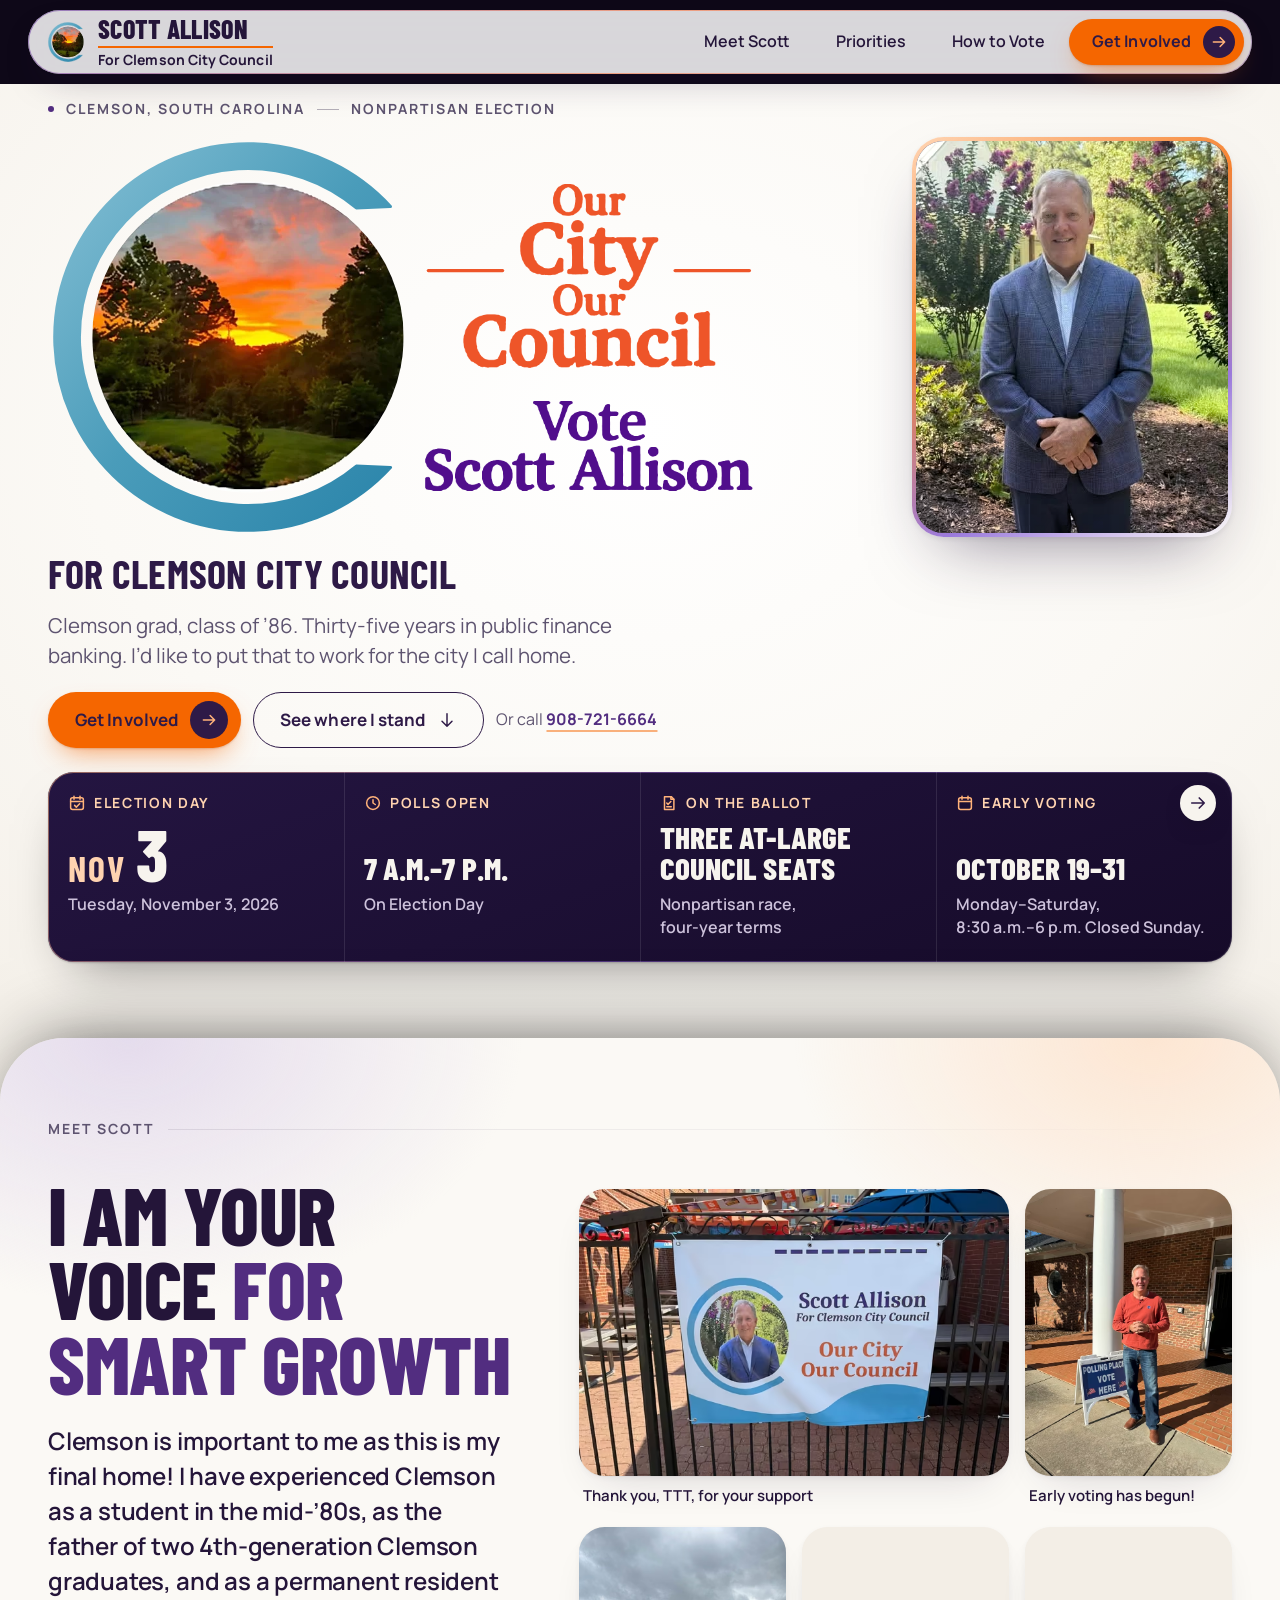
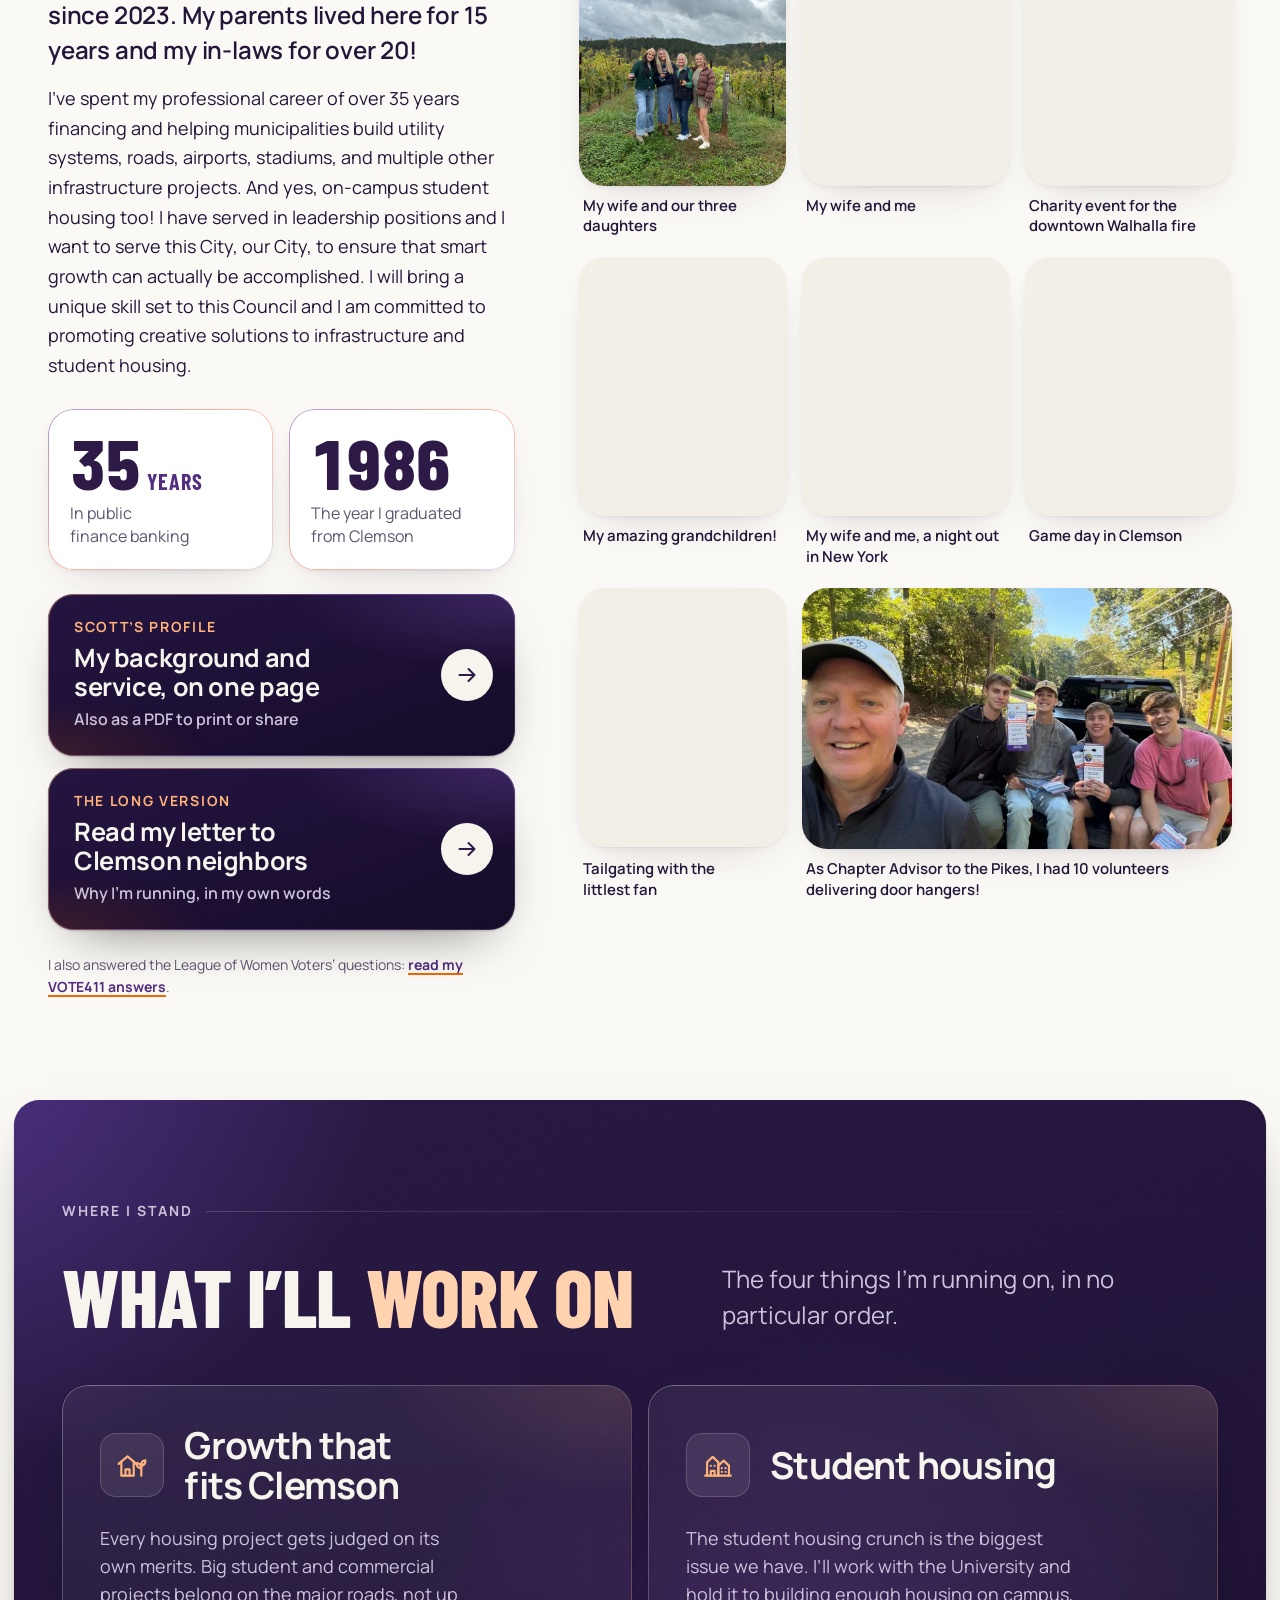
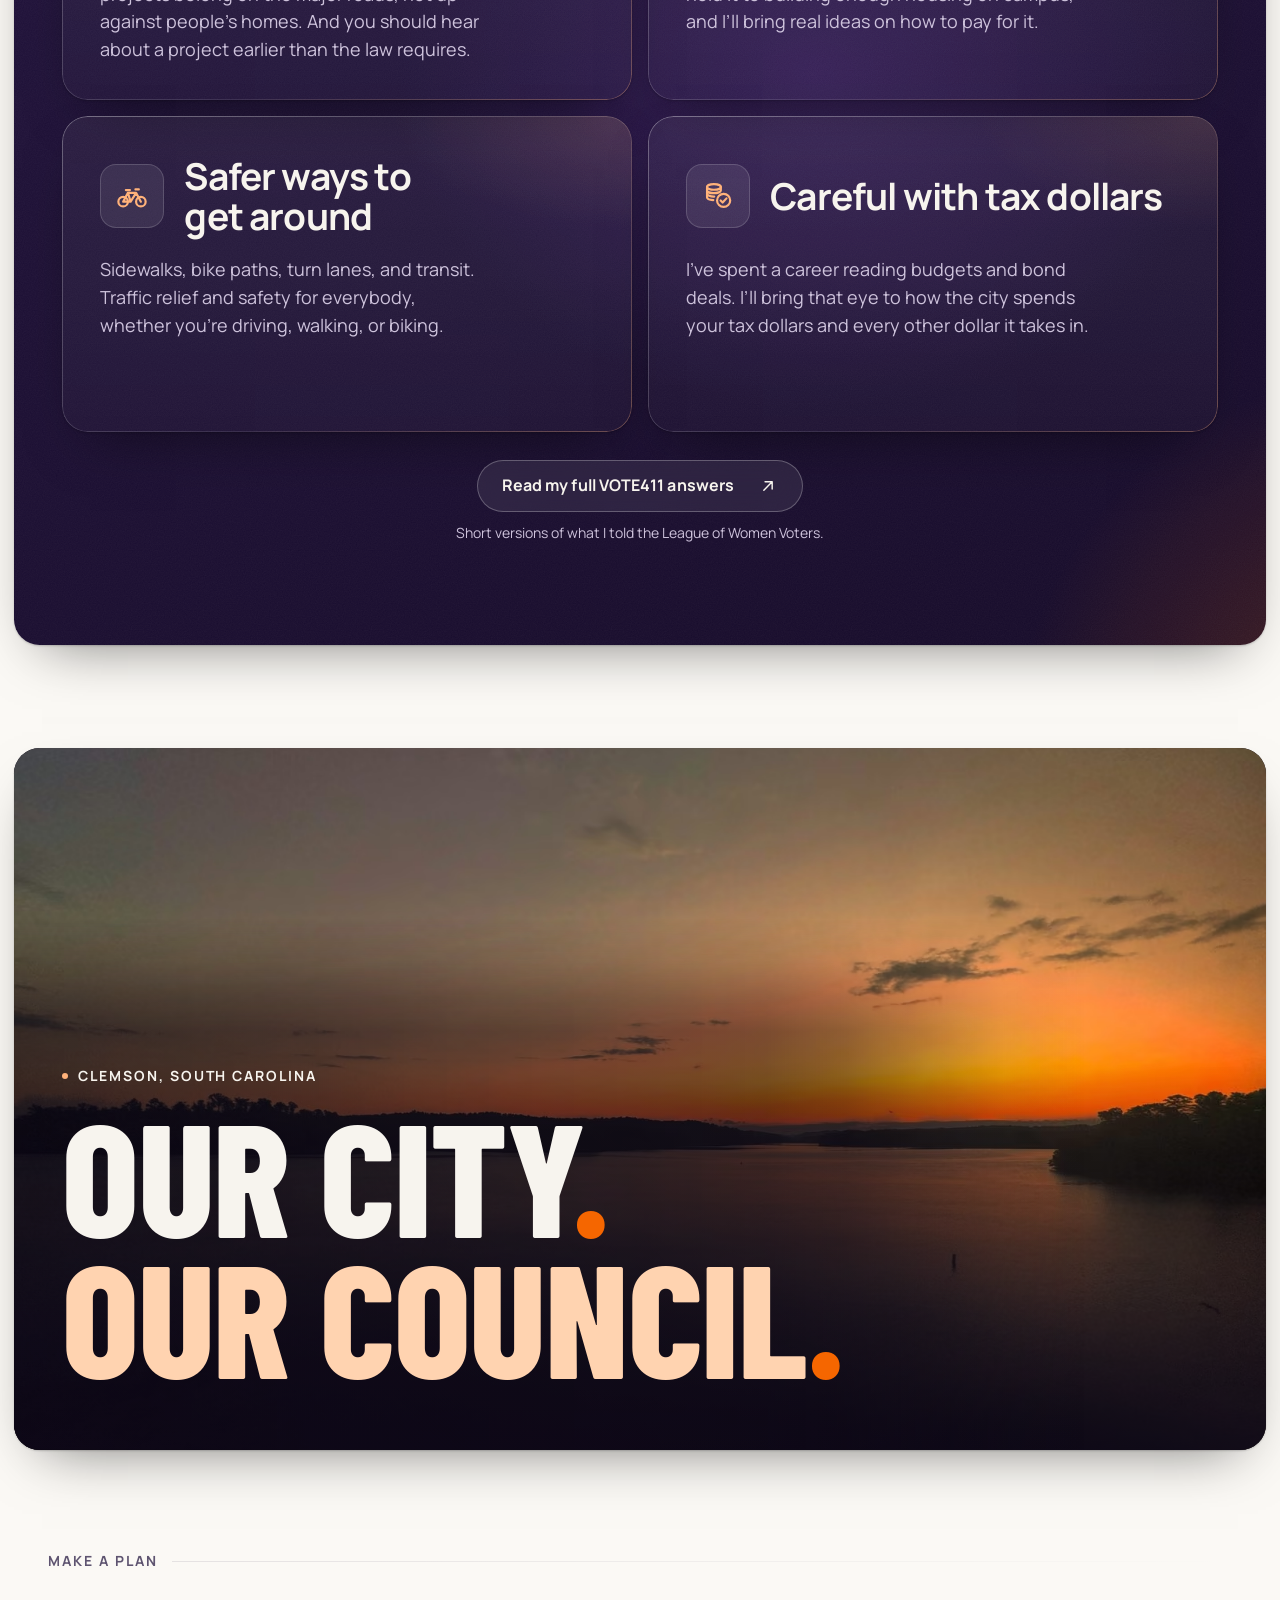
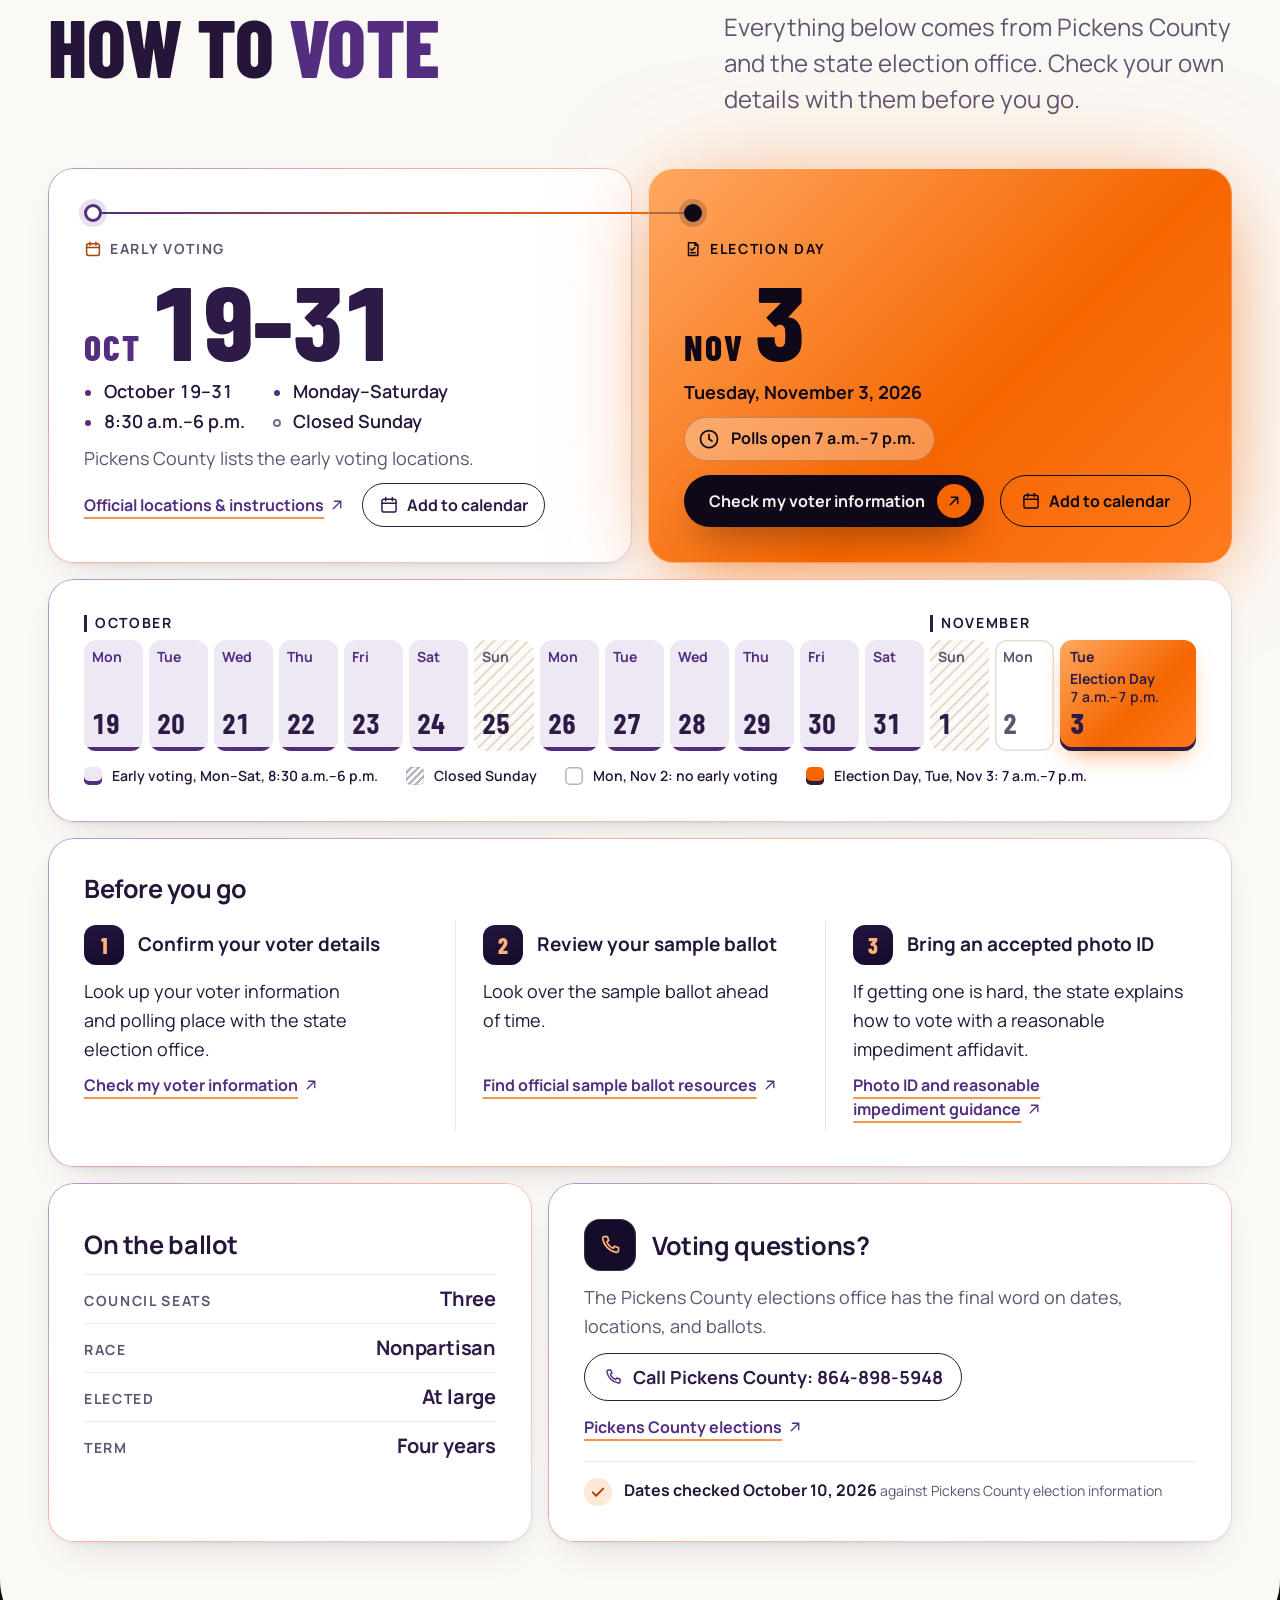
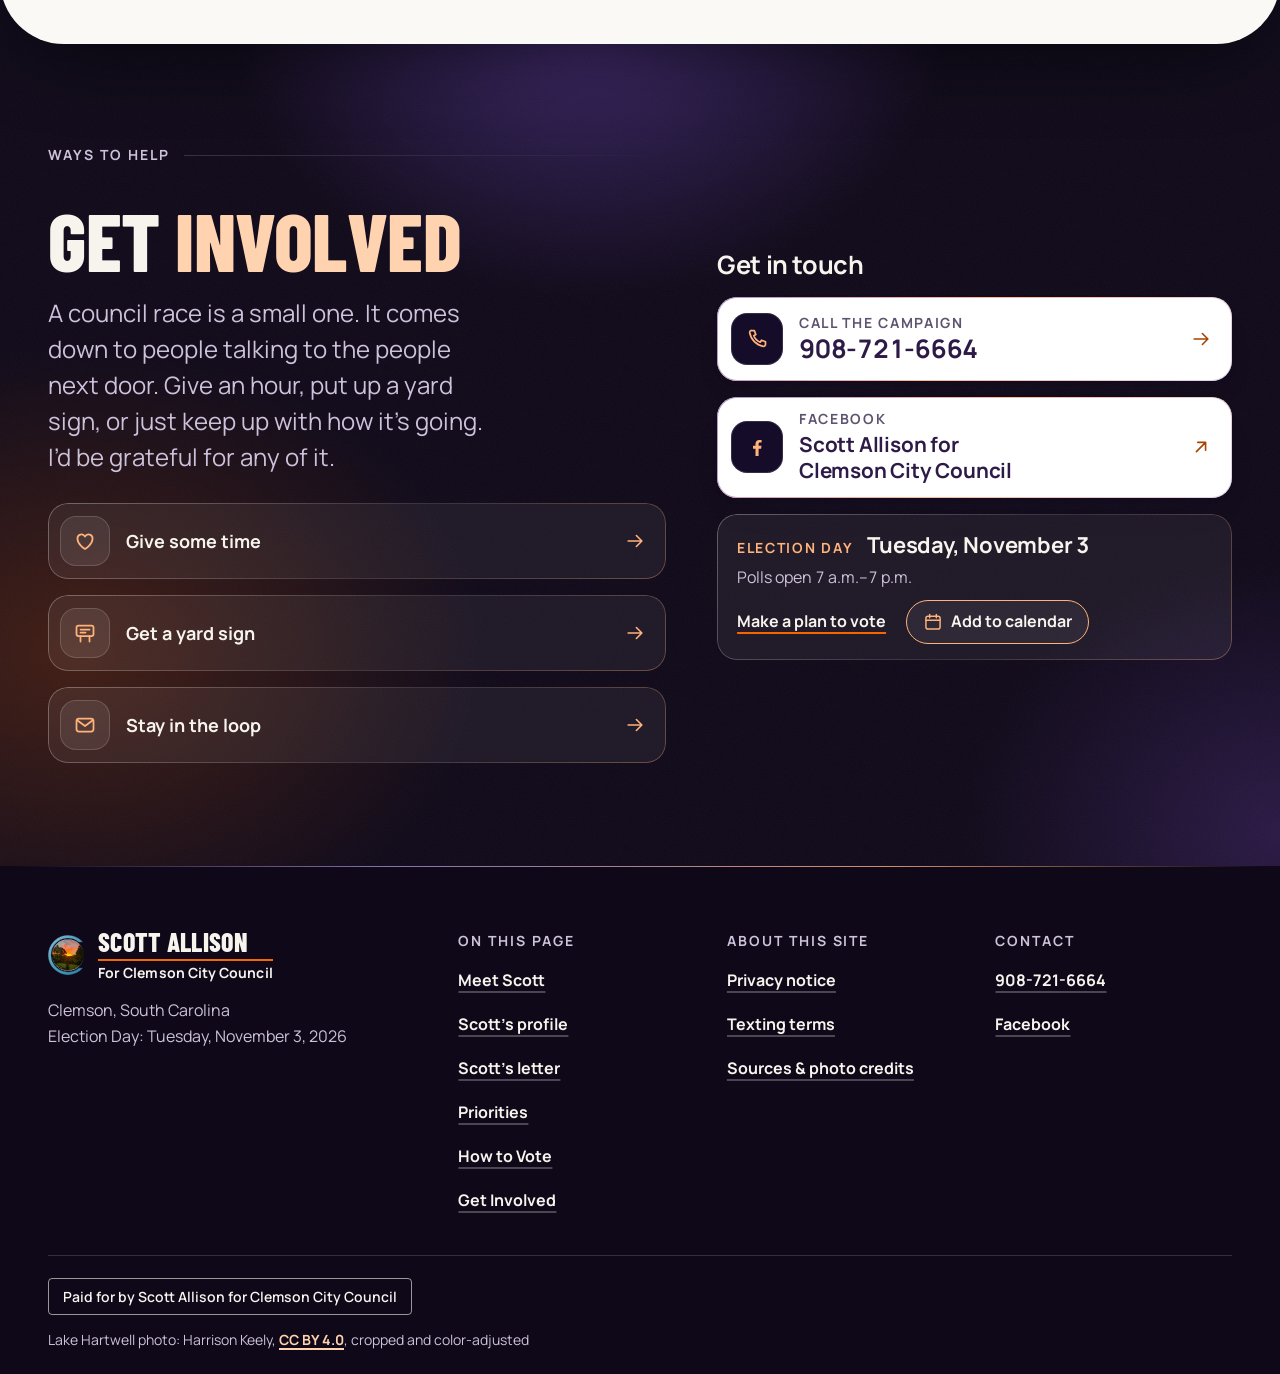
<file: index.html>
<!doctype html>
<html lang="en">
<head>
  <meta charset="utf-8">
  <meta name="viewport" content="width=device-width, initial-scale=1, viewport-fit=cover">
  <meta name="robots" content="noindex, nofollow">
  <meta name="theme-color" content="#FBF9F5">
  <meta name="color-scheme" content="light">
  <title>Scott Allison for Clemson City Council</title>
  <meta name="description" content="Scott Allison is running for Clemson City Council on November 3, 2026. Where he stands, how to vote, and how to help.">
  <meta property="og:title" content="Scott Allison for Clemson City Council">
  <meta property="og:description" content="Our City. Our Council. See where Scott stands and make a plan to vote on November 3.">
  <meta property="og:type" content="website">
  <meta property="og:url" content="https://scottforclemson.com/">
  <meta property="og:image" content="https://scottforclemson.com/assets/social-share.png">
  <meta property="og:image:width" content="1200">
  <meta property="og:image:height" content="630">
  <link rel="canonical" href="https://scottforclemson.com/">
  <link rel="icon" href="assets/favicon-32.png" sizes="32x32" type="image/png">
  <link rel="icon" href="assets/brand/mark-192.png" sizes="192x192" type="image/png">
  <link rel="apple-touch-icon" href="assets/apple-touch-icon.png">
  <link rel="preload" href="assets/brand/banner.svg" as="image" type="image/svg+xml" media="(min-width: 600px)">
  <link rel="preload" href="assets/brand/banner-stack.svg" as="image" type="image/svg+xml" media="(max-width: 599.98px)">
  <link rel="preload" href="assets/barlow-condensed-800.woff2" as="font" type="font/woff2" crossorigin>
  <link rel="preload" href="assets/manrope-400.woff2" as="font" type="font/woff2" crossorigin>
  <link rel="preload" href="assets/barlow-condensed-700.woff2" as="font" type="font/woff2" crossorigin>
  <link rel="preload" href="assets/manrope-700.woff2" as="font" type="font/woff2" crossorigin>
  <link rel="stylesheet" href="styles.css">
  <script>document.documentElement.classList.add('js');</script>
  <script src="config.js" defer></script>
  <script src="app.js" defer></script>
</head>
<body>
  <a class="skip-link" href="#main">Skip to content</a>

  <svg class="sprite" aria-hidden="true" focusable="false" xmlns="http://www.w3.org/2000/svg">
    <symbol id="i-arrow-ur" viewBox="0 0 24 24"><path d="M7 17 17 7M8.5 7H17v8.5"/></symbol>
    <symbol id="i-arrow-r" viewBox="0 0 24 24"><path d="M4.5 12h15M13.5 6l6 6-6 6"/></symbol>
    <symbol id="i-arrow-d" viewBox="0 0 24 24"><path d="M12 4.5v15M6 13.5l6 6 6-6"/></symbol>
    <symbol id="i-clock" viewBox="0 0 24 24"><circle cx="12" cy="12" r="8.5"/><path d="M12 7.5V12l3 2"/></symbol>
    <symbol id="i-calendar" viewBox="0 0 24 24"><rect x="3.5" y="5" width="17" height="15.5" rx="2.5"/><path d="M3.5 10h17M8 3v4M16 3v4"/></symbol>
    <symbol id="i-calendar-check" viewBox="0 0 24 24"><rect x="3.5" y="5" width="17" height="15.5" rx="2.5"/><path d="M3.5 10h17M8 3v4M16 3v4"/><path d="m8.8 15.2 2.3 2.3 4.4-4.4"/></symbol>
    <symbol id="i-phone" viewBox="0 0 24 24"><path d="M6.7 3.5h2.6l1.5 4-2 1.3a11 11 0 0 0 6.4 6.4l1.3-2 4 1.5v2.6a2 2 0 0 1-2.2 2A16.6 16.6 0 0 1 4.7 5.7a2 2 0 0 1 2-2.2Z"/></symbol>
    <symbol id="i-id" viewBox="0 0 24 24"><rect x="3" y="5.5" width="18" height="13" rx="2.5"/><circle cx="8.5" cy="11" r="2"/><path d="M5.5 15.5c.6-1.4 1.7-2 3-2s2.4.6 3 2M14 10h4M14 13h3"/></symbol>
    <symbol id="i-ballot" viewBox="0 0 24 24"><path d="M6 3.5h9l3.5 3.5v13.5H6Z"/><path d="M14.5 3.5V7h4"/><path d="m9 12 1.8 1.8L14.5 10M9 17h6"/></symbol>
    <symbol id="i-person" viewBox="0 0 24 24"><circle cx="12" cy="8" r="3.5"/><path d="M5 20c.8-3.6 3.6-5.5 7-5.5s6.2 1.9 7 5.5"/></symbol>
    <symbol id="i-check" viewBox="0 0 24 24"><path d="m5 12.5 4.5 4.5L19 7.5"/></symbol>
    <symbol id="i-info" viewBox="0 0 24 24"><circle cx="12" cy="12" r="8.5"/><path d="M12 11v5M12 8h.01"/></symbol>
    <symbol id="i-growth" viewBox="0 0 24 24"><path d="M1.27 11.15 8.42 5.1l7.15 6.05"/><path d="M3.47 9.5v11h9.9V9.5"/><path d="M6.77 20.5v-4.95h3.3V20.5"/><path d="M19.43 20.5v-7.7"/><path d="M19.43 14.45c-2.53 0-3.96-1.54-3.96-3.96 2.53 0 3.96 1.43 3.96 3.96ZM19.43 12.36c0-2.64 1.32-4.18 3.3-4.18 0 2.42-1.21 4.18-3.3 4.18Z"/></symbol>
    <symbol id="i-housing" viewBox="0 0 24 24"><path d="M1.75 20.5h20.5"/><path d="M3.25 20.5V9.75L7.75 5.5l4.5 4.25V20.5"/><path d="M12.25 20.5v-8l4.25-4 4.25 4v8"/><path d="M6.25 20.5v-3.75h3v3.75"/><path d="M6.25 12.75h.01M9.25 12.75h.01M15 14.5h.01M18 14.5h.01M15 17.5h.01M18 17.5h.01"/></symbol>
    <symbol id="i-bike" viewBox="0 0 24 24"><circle cx="4.91" cy="16.55" r="3.82"/><circle cx="19.09" cy="16.55" r="3.82"/><path d="M4.91 16.55h6l4.36-7.09M8.73 9.46 10.91 16.55M4.91 16.55 8.73 9.46h6.54l3.82 7.09M7.09 7.28h3.27M14.73 6.74h2.73"/></symbol>
    <symbol id="i-ledger" viewBox="0 0 24 24"><ellipse cx="8.75" cy="4.75" rx="5.5" ry="2.25"/><path d="M14.25 4.75V7.5a5.5 2.25 0 0 1-11 0"/><path d="M3.25 4.75V13"/><path d="M3.25 10.25a5.5 2.25 0 0 0 5.75 2.25"/><path d="M3.25 13a5.5 2.25 0 0 0 5 2.24"/><circle cx="16.5" cy="15.5" r="5.25"/><path d="m14.1 15.6 1.6 1.6 3.1-3.3"/></symbol>
    <symbol id="i-heart" viewBox="0 0 24 24"><path d="M12 20s-7.5-4.4-7.5-10A4 4 0 0 1 12 7.6 4 4 0 0 1 19.5 10C19.5 15.6 12 20 12 20Z"/></symbol>
    <symbol id="i-sign" viewBox="0 0 24 24"><rect x="3.5" y="4.5" width="17" height="10.5" rx="2"/><path d="M7.5 15v5.5M16.5 15v5.5M7.5 8.5h9M7.5 11.5h5"/></symbol>
    <symbol id="i-mail" viewBox="0 0 24 24"><rect x="3.5" y="5.5" width="17" height="13" rx="2.5"/><path d="m4.5 7.5 7.5 5.5 7.5-5.5"/></symbol>
    <symbol id="i-camera" viewBox="0 0 24 24"><path d="M3.5 9a2.5 2.5 0 0 1 2.5-2.5h1.8L9.3 4.5h5.4l1.5 2H18A2.5 2.5 0 0 1 20.5 9v8a2.5 2.5 0 0 1-2.5 2.5H6A2.5 2.5 0 0 1 3.5 17Z"/><circle cx="12" cy="12.75" r="3.5"/></symbol>
    <symbol id="i-image" viewBox="0 0 24 24"><rect x="3.5" y="4.5" width="17" height="15" rx="2.5"/><circle cx="9" cy="9.5" r="1.6"/><path d="m3.5 16.5 4.8-4.6 3.7 3.6 2.6-2.5 5.9 5.5"/></symbol>
    <symbol id="i-fb" viewBox="0 0 24 24"><path style="fill:currentColor;stroke:none" d="M13.6 21v-7.3h2.5l.4-2.9h-2.9V9c0-.8.3-1.4 1.4-1.4h1.6V5a20 20 0 0 0-2.3-.1c-2.3 0-3.8 1.4-3.8 3.9v2H8v2.9h2.5V21Z"/></symbol>
  </svg>


  <!-- One glass pill. app.js sets data-surface to "dark" or "light" from the surface under the pill;
       it starts light (the cover is the light ground) and without JS it stays the light pill, which reads on
       both the cream canvas and the dark ground. -->
  <header class="site-header" data-header data-surface="light">
    <div class="site-header__bar">
      <a class="wordmark" href="#home" aria-label="Scott Allison for Clemson City Council, back to top">
        <img class="wordmark__mark" src="assets/brand/mark.svg" alt="" width="40" height="40" decoding="async">
        <span class="wordmark__text">
          <span class="wordmark__name">Scott Allison</span>
          <span class="wordmark__office">For Clemson City Council</span>
        </span>
      </a>
      <a class="button button--orange header-cta" href="#join">Get Involved <span class="button__chip" aria-hidden="true"><svg class="icon"><use href="#i-arrow-r"/></svg></span></a>
      <button class="menu-toggle" type="button" aria-expanded="false" aria-controls="nav"><span class="menu-toggle__label">Menu</span><span class="menu-toggle__icon" aria-hidden="true"><span></span><span></span></span></button>
      <nav id="nav" class="site-nav" aria-label="Main navigation">
        <div class="site-nav__rail">
          <span class="site-nav__pill" aria-hidden="true"></span>
          <ul class="site-nav__list">
            <li><a class="site-nav__link" href="#meet">Meet Scott</a></li>
            <li><a class="site-nav__link" href="#priorities">Priorities</a></li>
            <li><a class="site-nav__link" href="#vote">How to Vote</a></li>
          </ul>
        </div>
        <a class="button button--orange site-nav__cta" href="#join"><span class="site-nav__cta-label">Get Involved</span> <span class="button__chip" aria-hidden="true"><svg class="icon"><use href="#i-arrow-r"/></svg></span></a>
        <p class="site-nav__aside">Rather talk? <a href="tel:+19087216664">Call 908-721-6664</a></p>
      </nav>
    </div>
  </header>

  <main id="main">

    <!-- Cover: the campaign sign on a light ground. The banner (the blue C around the sunset photo, "Our City
         Our Council", "Vote Scott Allison") is the h1: one image from 600px, the stacked cut (mark over slogan)
         on phones. The office line, the "why Scott" lede and the actions follow it. From 1000px the ring-framed
         portrait stands at the right of the sign, as tall as it, and the four facts are one dark instrument bar;
         on tablets the portrait sits in the fact bento beside Election Day (the two wrappers become
         display: contents); on phones the date line under the sign carries Election Day and the polls, the
         portrait runs full width and only the early-voting tile follows it. -->
    <section class="cover" id="home" aria-labelledby="hero-title" data-surface="light">
      <div class="wrap">
        <div class="cover__grid">
          <div class="cover__top">
            <div class="cover__copy">
              <p class="eyebrow cover__eyebrow"><span class="eyebrow__dot" aria-hidden="true"></span><span class="cover__place">Clemson, South Carolina</span><span class="eyebrow__sep cover__place" aria-hidden="true"></span><span>Nonpartisan election</span></p>
              <h1 class="hero__title" id="hero-title">
                <span class="sign"><picture>
                  <source media="(max-width: 599.98px)" srcset="assets/brand/banner-stack.svg" width="700" height="998">
                  <img class="sign__img" src="assets/brand/banner.svg" width="1099" height="619" alt="Our City. Our Council. Vote Scott Allison." fetchpriority="high" decoding="async">
                </picture></span>
                <span class="hero__office">For Clemson City Council</span>
              </h1>
              <p class="cover__when"><span class="cover__when-dot" aria-hidden="true"></span><span><strong>Election Day: Tuesday, <span class="nowrap">November 3, 2026</span></strong><span class="cover__when-hours">Polls open <span class="nowrap">7 a.m.–7 p.m.</span></span></span></p>
              <p class="hero__lede">Clemson grad, class of ’86. <span class="nowrap">Thirty-five</span> years in public finance banking. I’d like to put that to work for the city I call home.</p>
              <div class="hero__actions">
                <a class="button button--orange button--lg" href="#join">Get Involved <span class="button__chip" aria-hidden="true"><svg class="icon"><use href="#i-arrow-r"/></svg></span></a>
                <a class="button button--outline button--lg" href="#priorities"><span class="hero__btn-full">See where I stand</span><span class="hero__btn-short" aria-hidden="true">Where I stand</span> <svg class="icon" aria-hidden="true"><use href="#i-arrow-d"/></svg></a>
                <p class="hero__call">Or call <a href="tel:+19087216664">908-721-6664</a></p>
              </div>
            </div>

            <figure class="portrait cover__portrait">
              <div class="portrait__ring">
                <div class="portrait__frame">
                  <picture>
                    <source type="image/avif" srcset="assets/campaign-facebook-profile-480.avif 480w, assets/campaign-facebook-profile-720.avif 720w, assets/campaign-facebook-profile-960.avif 960w" sizes="(min-width: 1000px) 400px, (min-width: 600px) 40vw, calc(100vw - 32px)">
                    <img src="assets/campaign-facebook-profile.jpg" srcset="assets/campaign-facebook-profile.jpg 480w, assets/campaign-facebook-profile-720.jpg 720w, assets/campaign-facebook-profile-960.jpg 960w" sizes="(min-width: 1000px) 400px, (min-width: 600px) 40vw, calc(100vw - 32px)" alt="Scott Allison, candidate for Clemson City Council, standing outdoors in a blue sport coat" width="480" height="640" decoding="async">
                  </picture>
                </div>
              </div>
            </figure>
          </div>

          <div class="bento cover__facts">
            <div class="tile tile--night fact fact--day">
              <p class="tile__eyebrow"><svg class="icon" aria-hidden="true"><use href="#i-calendar-check"/></svg>Election Day</p>
              <p class="fact__numeral" aria-hidden="true"><span class="fact__month">Nov</span><span class="fact__dayno">3</span></p>
              <p class="tile__value">Tuesday, <span class="nowrap">November 3, 2026</span></p>
            </div>

            <div class="tile tile--night fact fact--polls">
              <p class="tile__eyebrow"><svg class="icon" aria-hidden="true"><use href="#i-clock"/></svg>Polls open</p>
              <p class="tile__big"><span class="nowrap">7 a.m.</span>–<span class="nowrap">7 p.m.</span></p>
              <p class="tile__sub">On Election Day</p>
            </div>

            <div class="tile tile--night fact fact--ballot">
              <p class="tile__eyebrow"><svg class="icon" aria-hidden="true"><use href="#i-ballot"/></svg>On the ballot</p>
              <p class="tile__big">Three <span class="nowrap">at-large</span> council seats</p>
              <p class="tile__sub">Nonpartisan race, <span class="nowrap">four-year</span> terms</p>
            </div>

            <a class="tile tile--night fact fact--early" href="#vote">
              <span class="tile__eyebrow"><svg class="icon" aria-hidden="true"><use href="#i-calendar"/></svg>Early voting</span>
              <span class="tile__big">October <span class="nowrap">19–31</span></span>
              <span class="tile__sub">Monday–Saturday, <span class="nowrap">8:30 a.m.–6 p.m.</span> <span class="nowrap">Closed Sunday.</span></span>
              <span class="fact__cta"><span class="fact__cta-text">Make a plan to vote</span><span class="fact__cta-chip" aria-hidden="true"><svg class="icon"><use href="#i-arrow-r"/></svg></span></span>
            </a>
          </div>
        </div>
      </div>
    </section>

    <!-- The cream canvas: a sheet rising out of the dark cover and curving back into the dark Get Involved ground -->
    <div class="canvas" data-surface="light">

      <!-- Meet Scott -->
      <section class="section meet" id="meet" aria-labelledby="meet-title">
        <div class="wrap">
          <p class="section-label"><span class="section-label__text">Meet Scott</span></p>
          <div class="meet__grid">
            <div class="meet__intro">
              <h2 class="h2" id="meet-title" data-reveal>I am your voice <span class="h2__accent">for smart growth</span></h2>
              <!-- Scott's own narrative (his email of October 20, 2026), split into a lead and a body paragraph -->
              <div class="meet__story" data-reveal>
                <p class="meet__bio">Clemson is important to me as this is my final home! I have experienced Clemson as a student in the mid-’80s, as the father of two 4th-generation Clemson graduates, and as a permanent resident since 2023. My parents lived here for 15 years and my in-laws for over 20!</p>
                <p class="meet__text">I’ve spent my professional career of over 35 years financing and helping municipalities build utility systems, roads, airports, stadiums, and multiple other infrastructure projects. And yes, on-campus student housing too! I have served in leadership positions and I want to serve this City, our City, to ensure that smart growth can actually be accomplished. I will bring a unique skill set to this Council and I am committed to promoting creative solutions to infrastructure and student housing.</p>
              </div>
              <ul class="stats" data-reveal>
                <li class="stat tile">
                  <span class="stat__value">35 <span class="stat__unit">years</span></span>
                  <span class="stat__label">In public finance banking</span>
                </li>
                <li class="stat tile">
                  <span class="stat__value">1986</span>
                  <span class="stat__label">The year I graduated from Clemson</span>
                </li>
              </ul>
              <!-- Scott's two documents, each on its own page: the one-page profile (his PDF) and the long version (his letter) -->
              <div class="meet__links" data-reveal>
                <a class="vote411-card tile tile--dark" href="profile.html">
                  <span class="vote411-card__text">
                    <span class="vote411-card__kicker">Scott’s profile</span>
                    <span class="vote411-card__title">My background and service, on one page</span>
                    <span class="vote411-card__foot">Also as a PDF to print or share</span>
                  </span>
                  <span class="vote411-card__chip" aria-hidden="true"><svg class="icon"><use href="#i-arrow-r"/></svg></span>
                </a>
                <a class="vote411-card tile tile--dark" href="letter.html">
                  <span class="vote411-card__text">
                    <span class="vote411-card__kicker">The long version</span>
                    <span class="vote411-card__title">Read my letter to Clemson neighbors</span>
                    <span class="vote411-card__foot">Why I’m running, in my own words</span>
                  </span>
                  <span class="vote411-card__chip" aria-hidden="true"><svg class="icon"><use href="#i-arrow-r"/></svg></span>
                </a>
              </div>
              <p class="source-note">I also answered the League of Women Voters’ questions: <a href="https://onyourballot.vote411.org/m/race-detail.do?id=68907575" target="_blank" rel="noopener noreferrer">read my VOTE411 answers<span class="sr-only"> (opens in a new tab)</span></a>.</p>
            </div>

            <!-- Photo gallery: ten photos, exported by tools/gallery-build.py (AVIF with a JPEG fallback, the originals stay
                 out of the repo): eight from the set the campaign supplied on October 19, 2026 and two Scott texted on October 20,
                 2026 (early voting, and the grandchildren in place of the baby photo). One lead slot (3:2, 16:9 on tablets),
                 eight portrait tiles (4:5, 1:1 on tablets and phones) and a last landscape tile. Where the tiles run three
                 across, the lead spans two columns and the early-voting photo stands beside it as tall as the lead, and the
                 crew photo spans two columns to complete the last row; where they run two across (phones, the narrow aside
                 between 1000 and about 1090px) the lead and the crew photo run full width at 3:2 and the eight portraits
                 pair up. Fixed ratios with object-fit: cover and per-photo focal points in styles.css. A slot without a
                 photo would show as the dark "photo shelf" frame; on the live site (config.preview false, html.is-live) an
                 empty slot is never shown. Captions are Scott's words. -->
            <div class="gallery" role="group" aria-label="Photos">
              <div class="gallery__grid">
              <figure class="photo-slot photo-slot--lead photo-slot--sign" data-slot="sign-town" data-reveal>
                <picture>
                  <source type="image/avif" srcset="assets/gallery/sign-town-640.avif 640w, assets/gallery/sign-town-1000.avif 1000w, assets/gallery/sign-town-1600.avif 1600w" sizes="(min-width: 1000px) 470px, (min-width: 500px) 62vw, calc(100vw - 32px)">
                  <img src="assets/gallery/sign-town-1000.jpg" srcset="assets/gallery/sign-town-640.jpg 640w, assets/gallery/sign-town-1000.jpg 1000w, assets/gallery/sign-town-1600.jpg 1600w" sizes="(min-width: 1000px) 470px, (min-width: 500px) 62vw, calc(100vw - 32px)" width="1600" height="1067" alt="A Scott Allison for Clemson City Council banner hanging on the patio railing at TTT" loading="lazy" decoding="async">
                </picture>
                <figcaption class="photo-slot__caption"><span class="photo-slot__text">Thank you, TTT, for your support</span></figcaption>
              </figure>
              <figure class="photo-slot photo-slot--vote" data-slot="early-voting" data-reveal>
                <picture>
                  <source type="image/avif" srcset="assets/gallery/early-voting-640.avif 640w, assets/gallery/early-voting-960.avif 960w" sizes="(min-width: 1000px) 230px, (min-width: 500px) 30vw, 50vw">
                  <img src="assets/gallery/early-voting-640.jpg" srcset="assets/gallery/early-voting-640.jpg 640w, assets/gallery/early-voting-960.jpg 960w" sizes="(min-width: 1000px) 230px, (min-width: 500px) 30vw, 50vw" width="960" height="1280" alt="Scott Allison in a red sweater beside a Polling Place, Vote Here sign outside a brick building" loading="lazy" decoding="async">
                </picture>
                <figcaption class="photo-slot__caption"><span class="photo-slot__text">Early voting has begun!</span></figcaption>
              </figure>
              <figure class="photo-slot photo-slot--family" data-slot="family" data-reveal>
                <picture>
                  <source type="image/avif" srcset="assets/gallery/family-640.avif 640w, assets/gallery/family-960.avif 960w" sizes="(min-width: 1000px) 230px, (min-width: 500px) 30vw, 50vw">
                  <img src="assets/gallery/family-640.jpg" srcset="assets/gallery/family-640.jpg 640w, assets/gallery/family-960.jpg 960w" sizes="(min-width: 1000px) 230px, (min-width: 500px) 30vw, 50vw" width="960" height="1200" alt="Four women standing between rows of vines at a vineyard" loading="lazy" decoding="async">
                </picture>
                <figcaption class="photo-slot__caption"><span class="photo-slot__text">My wife and our three daughters</span></figcaption>
              </figure>
              <figure class="photo-slot photo-slot--couple" data-slot="couple" data-reveal>
                <picture>
                  <source type="image/avif" srcset="assets/gallery/couple-640.avif 640w, assets/gallery/couple-960.avif 960w" sizes="(min-width: 1000px) 230px, (min-width: 500px) 30vw, 50vw">
                  <img src="assets/gallery/couple-640.jpg" srcset="assets/gallery/couple-640.jpg 640w, assets/gallery/couple-960.jpg 960w" sizes="(min-width: 1000px) 230px, (min-width: 500px) 30vw, 50vw" width="960" height="1200" alt="Scott Allison and a woman in evening wear on a lawn beside a lake" loading="lazy" decoding="async">
                </picture>
                <figcaption class="photo-slot__caption"><span class="photo-slot__text">My wife and me</span></figcaption>
              </figure>
              <figure class="photo-slot photo-slot--walhalla" data-slot="walhalla" data-reveal>
                <picture>
                  <source type="image/avif" srcset="assets/gallery/walhalla-640.avif 640w, assets/gallery/walhalla-960.avif 960w" sizes="(min-width: 1000px) 230px, (min-width: 500px) 30vw, 50vw">
                  <img src="assets/gallery/walhalla-640.jpg" srcset="assets/gallery/walhalla-640.jpg 640w, assets/gallery/walhalla-960.jpg 960w" sizes="(min-width: 1000px) 230px, (min-width: 500px) 30vw, 50vw" width="960" height="1200" alt="Scott Allison and another man beside a Walhalla Strong poster on an easel at an indoor event" loading="lazy" decoding="async">
                </picture>
                <figcaption class="photo-slot__caption"><span class="photo-slot__text">Charity event for the downtown Walhalla fire</span></figcaption>
              </figure>
              <figure class="photo-slot photo-slot--grandkids" data-slot="grandkids" data-reveal>
                <picture>
                  <source type="image/avif" srcset="assets/gallery/grandkids-640.avif 640w, assets/gallery/grandkids-960.avif 960w" sizes="(min-width: 1000px) 230px, (min-width: 500px) 30vw, 50vw">
                  <img src="assets/gallery/grandkids-640.jpg" srcset="assets/gallery/grandkids-640.jpg 640w, assets/gallery/grandkids-960.jpg 960w" sizes="(min-width: 1000px) 230px, (min-width: 500px) 30vw, 50vw" width="960" height="1200" alt="Three young children sitting together in a red wagon at a pumpkin patch" loading="lazy" decoding="async">
                </picture>
                <figcaption class="photo-slot__caption"><span class="photo-slot__text">My amazing grandchildren!</span></figcaption>
              </figure>
              <figure class="photo-slot photo-slot--night" data-slot="night-out" data-reveal>
                <picture>
                  <source type="image/avif" srcset="assets/gallery/night-out-640.avif 640w, assets/gallery/night-out-960.avif 960w" sizes="(min-width: 1000px) 230px, (min-width: 500px) 30vw, 50vw">
                  <img src="assets/gallery/night-out-640.jpg" srcset="assets/gallery/night-out-640.jpg 640w, assets/gallery/night-out-960.jpg 960w" sizes="(min-width: 1000px) 230px, (min-width: 500px) 30vw, 50vw" width="960" height="1200" alt="Scott Allison in a tuxedo beside a woman in a floral dress, with skyscrapers and a cathedral behind them" loading="lazy" decoding="async">
                </picture>
                <figcaption class="photo-slot__caption"><span class="photo-slot__text">My wife and me, a night out in New York</span></figcaption>
              </figure>
              <figure class="photo-slot photo-slot--gameday" data-slot="game-day" data-reveal>
                <picture>
                  <source type="image/avif" srcset="assets/gallery/game-day-640.avif 640w, assets/gallery/game-day-960.avif 960w" sizes="(min-width: 1000px) 230px, (min-width: 500px) 30vw, 50vw">
                  <img src="assets/gallery/game-day-640.jpg" srcset="assets/gallery/game-day-640.jpg 640w, assets/gallery/game-day-960.jpg 960w" sizes="(min-width: 1000px) 230px, (min-width: 500px) 30vw, 50vw" width="960" height="1200" alt="Scott Allison at a tailgate holding a toddler, with a child in a Clemson jersey beside him" loading="lazy" decoding="async">
                </picture>
                <figcaption class="photo-slot__caption"><span class="photo-slot__text">Game day in Clemson</span></figcaption>
              </figure>
              <figure class="photo-slot photo-slot--tailgate" data-slot="tailgate" data-reveal>
                <picture>
                  <source type="image/avif" srcset="assets/gallery/tailgate-640.avif 640w, assets/gallery/tailgate-960.avif 960w" sizes="(min-width: 1000px) 230px, (min-width: 500px) 30vw, 50vw">
                  <img src="assets/gallery/tailgate-640.jpg" srcset="assets/gallery/tailgate-640.jpg 640w, assets/gallery/tailgate-960.jpg 960w" sizes="(min-width: 1000px) 230px, (min-width: 500px) 30vw, 50vw" width="960" height="1200" alt="Scott Allison holding a baby under an orange tailgate tent" loading="lazy" decoding="async">
                </picture>
                <figcaption class="photo-slot__caption"><span class="photo-slot__text">Tailgating with the littlest fan</span></figcaption>
              </figure>
              <figure class="photo-slot photo-slot--span photo-slot--crew" data-slot="door-hangers" data-reveal>
                <picture>
                  <source type="image/avif" srcset="assets/gallery/door-hangers-640.avif 640w, assets/gallery/door-hangers-1000.avif 1000w" sizes="(min-width: 1000px) 470px, (min-width: 502px) 62vw, calc(100vw - 32px)">
                  <img src="assets/gallery/door-hangers-640.jpg" srcset="assets/gallery/door-hangers-640.jpg 640w, assets/gallery/door-hangers-1000.jpg 1000w" sizes="(min-width: 1000px) 470px, (min-width: 502px) 62vw, calc(100vw - 32px)" width="1000" height="667" alt="Scott Allison with four young men holding campaign door hangers in the back of a pickup truck" loading="lazy" decoding="async">
                </picture>
                <figcaption class="photo-slot__caption"><span class="photo-slot__text">As Chapter Advisor to the Pikes, I had 10 volunteers delivering door hangers!</span></figcaption>
              </figure>
            </div>
          </div>
        </div>
      </section>

      <!-- Priorities: four identical dark-glass pillars on the deep-indigo panel, a 2x2 matrix from 375px (scaled with
           the reader's text size) whose rows line up across each pair; one column below that. No numbers, no order, no
           per-pillar links: one shared VOTE411 link under the four. -->
      <section class="section-panel priorities" id="priorities" aria-labelledby="priorities-title" data-surface="dark">
        <div class="aurora aurora--panel" aria-hidden="true"><span class="aurora__a"></span><span class="aurora__b"></span><span class="aurora__grain"></span></div>
        <div class="wrap">
          <p class="section-label section-label--on-dark"><span class="section-label__text">Where I stand</span></p>
          <div class="section-intro" data-reveal>
            <h2 class="h2" id="priorities-title">What I’ll <span class="h2__accent">work on</span></h2>
            <p class="section-intro__lede">The four things I’m running on, in no particular order.</p>
          </div>
          <ul class="pillars">
            <li class="pillar" data-reveal>
              <span class="pillar__glow" aria-hidden="true"></span>
              <span class="pillar__icon" aria-hidden="true"><svg class="icon"><use href="#i-growth"/></svg></span>
              <h3 class="pillar__title">Growth that fits Clemson</h3>
              <p class="pillar__text">Every housing project gets judged on its own merits. Big student and commercial projects belong on the major roads, not up against people’s homes. And you should hear about a project earlier than the law <span class="nowrap">requires.</span></p>
            </li>
            <li class="pillar" data-reveal>
              <span class="pillar__glow" aria-hidden="true"></span>
              <span class="pillar__icon" aria-hidden="true"><svg class="icon"><use href="#i-housing"/></svg></span>
              <h3 class="pillar__title">Student housing</h3>
              <p class="pillar__text">The student housing crunch is the biggest issue we have. I’ll work with the University and hold it to building enough housing on campus, and I’ll bring real ideas on how to <span class="nowrap">pay for it.</span></p>
            </li>
            <li class="pillar" data-reveal>
              <span class="pillar__glow" aria-hidden="true"></span>
              <span class="pillar__icon" aria-hidden="true"><svg class="icon"><use href="#i-bike"/></svg></span>
              <h3 class="pillar__title">Safer ways to get around</h3>
              <p class="pillar__text">Sidewalks, bike paths, turn lanes, and transit. Traffic relief and safety for everybody, whether you’re driving, walking, or <span class="nowrap">biking.</span></p>
            </li>
            <li class="pillar" data-reveal>
              <span class="pillar__glow" aria-hidden="true"></span>
              <span class="pillar__icon" aria-hidden="true"><svg class="icon"><use href="#i-ledger"/></svg></span>
              <h3 class="pillar__title">Careful with tax dollars</h3>
              <p class="pillar__text">I’ve spent a career reading budgets and bond deals. I’ll bring that eye to how the city spends your tax dollars and every other dollar it <span class="nowrap">takes in.</span></p>
            </li>
          </ul>
          <div class="pillars__more" data-reveal>
            <a class="button button--glass pillars__link" href="https://onyourballot.vote411.org/m/race-detail.do?id=68907575" target="_blank" rel="noopener noreferrer">Read my full VOTE411 answers<span class="sr-only"> (opens in a new tab)</span> <svg class="icon" aria-hidden="true"><use href="#i-arrow-ur"/></svg></a>
            <p class="pillars__note">Short versions of what I told the League of Women Voters.</p>
          </div>
        </div>
      </section>

      <!-- Our City. Our Council. The site's one cinematic moment: the Lake Hartwell sunset fills a rounded band the width
           of the canvas (a dark surface, so the header pill turns dark over it) and the line sits on dark scrims at its foot.
           The CC BY credit for the photo lives in the footer and on the sources page, not on the band.
           sizes follows the painted cover width: on phones and tablets the band is taller than the photo's ratio, and on
           portrait screens the picture is drawn 20% taller than the band (a zoom toward the glow). -->
      <section class="motto" aria-label="Our City. Our Council.">
        <div class="motto__band" data-surface="dark">
          <picture class="motto__media">
            <source type="image/avif" srcset="assets/lake-hartwell-960.avif 960w, assets/lake-hartwell-1600.avif 1600w, assets/lake-hartwell-2400.avif 2400w" sizes="(max-width: 599.98px) 960px, (max-width: 1099.98px) 1300px, calc(100vw - 32px)">
            <source type="image/webp" srcset="assets/lake-hartwell-960.webp 960w, assets/lake-hartwell-1600.webp 1600w, assets/lake-hartwell-2400.webp 2400w" sizes="(max-width: 599.98px) 960px, (max-width: 1099.98px) 1300px, calc(100vw - 32px)">
            <img src="assets/lake-hartwell-1600.jpg" srcset="assets/lake-hartwell-960.jpg 960w, assets/lake-hartwell-1600.jpg 1600w, assets/lake-hartwell-2400.jpg 2400w" sizes="(max-width: 599.98px) 960px, (max-width: 1099.98px) 1300px, calc(100vw - 32px)" alt="Lake Hartwell in Clemson, South Carolina: an orange sky above a dark treeline and still water." width="1600" height="1014" loading="lazy" decoding="async">
          </picture>
          <div class="wrap motto__text" data-reveal>
            <p class="eyebrow eyebrow--on-dark"><span class="eyebrow__dot" aria-hidden="true"></span><span>Clemson, South Carolina</span></p>
            <p class="motto__line"><span>Our City<span class="motto__stop">.</span></span> <span>Our Council<span class="motto__stop">.</span></span></p>
          </div>
        </div>
      </section>

      <!-- Voting information: a bento of tiles, the orange Election Day card as the focal object -->
      <section class="section vote" id="vote" aria-labelledby="vote-title">
        <div class="wrap">
          <p class="section-label"><span class="section-label__text">Make a plan</span></p>
          <div class="section-intro" data-reveal>
            <h2 class="h2" id="vote-title">How to <span class="h2__accent">vote</span></h2>
            <p class="section-intro__lede">Everything below comes from Pickens County and the state election office. Check your own details with them before you go.</p>
          </div>

          <div class="bento vote__bento">
            <article class="tile vote__early" data-reveal>
              <span class="vote__node" aria-hidden="true"></span>
              <h3 class="tile__eyebrow vote__title"><svg class="icon" aria-hidden="true"><use href="#i-calendar"/></svg>Early voting</h3>
              <p class="vote__when" aria-hidden="true"><span class="vote__month">Oct</span> <span class="vote__days">19–31</span></p>
              <ul class="vote__facts">
                <li>October 19–31</li>
                <li>Monday–Saturday</li>
                <li>8:30 a.m.–6 p.m.</li>
                <li class="is-closed">Closed Sunday</li>
              </ul>
              <p class="vote__note">Pickens County lists the early voting locations.</p>
              <div class="vote__actions">
                <p class="link-line"><a class="link-arrow" href="https://pickensscelections.gov/" target="_blank" rel="noopener noreferrer">Official <span class="nowrap">locations &amp;</span> <span class="nowrap">instructions<span class="sr-only"> (opens in a new tab)</span><svg class="icon" aria-hidden="true"><use href="#i-arrow-ur"/></svg></span></a></p>
                <a class="cal-link" href="assets/early-voting-2026.ics" download><svg class="icon" aria-hidden="true"><use href="#i-calendar"/></svg>Add to calendar<span class="sr-only">: early voting</span></a>
              </div>
            </article>

            <article class="tile tile--sun vote__day" data-reveal>
              <span class="vote__node" aria-hidden="true"></span>
              <h3 class="tile__eyebrow vote__title"><svg class="icon" aria-hidden="true"><use href="#i-ballot"/></svg>Election Day</h3>
              <p class="vote__when" aria-hidden="true"><span class="vote__month">Nov</span> <span class="vote__days">3</span></p>
              <div class="vote__info">
                <p class="vote__detail">Tuesday, <span class="nowrap">November 3, 2026</span></p>
                <p class="vote__hours"><svg class="icon" aria-hidden="true"><use href="#i-clock"/></svg><span>Polls open <span class="nowrap">7 a.m.–7 p.m.</span></span></p>
              </div>
              <div class="vote__actions">
                <a class="button button--dark vote__cta" href="https://vrems.scvotes.sc.gov/Voter/Login" target="_blank" rel="noopener noreferrer"><span class="button__label">Check my voter information<span class="sr-only"> (opens in a new tab)</span></span> <span class="button__chip" aria-hidden="true"><svg class="icon"><use href="#i-arrow-ur"/></svg></span></a>
                <a class="cal-link" href="assets/election-day-2026.ics" download><svg class="icon" aria-hidden="true"><use href="#i-calendar"/></svg>Add to calendar<span class="sr-only">: Election Day</span></a>
              </div>
            </article>

            <!-- Visual summary of the dates above: one image to assistive technology, named with the same facts -->
            <div class="tile calendar vote__calendar" role="img" aria-label="Calendar: early voting October 19–31, Monday–Saturday, 8:30 a.m.–6 p.m., closed Sunday; Election Day Tuesday, November 3, 2026, 7 a.m.–7 p.m." data-reveal>
              <div class="calendar__head">
                <p class="calendar__title"><span class="nowrap">October 19</span> – <span class="nowrap">November 3, 2026</span></p>
                <p class="calendar__note">Early voting and Election Day at a glance</p>
              </div>
              <div class="calendar__months"><span class="calendar__month calendar__month--oct">October</span> <span class="calendar__month calendar__month--nov">November</span></div>
              <div class="calendar__dows"><span>Mo</span> <span>Tu</span> <span>We</span> <span>Th</span> <span>Fr</span> <span>Sa</span> <span>Su</span></div>
              <div class="calendar__grid">
                <span class="day day--open"><b>Mon</b> <small class="day__month">Oct</small> <i>19</i></span>
                <span class="day day--open"><b>Tue</b> <i>20</i></span>
                <span class="day day--open"><b>Wed</b> <i>21</i></span>
                <span class="day day--open"><b>Thu</b> <i>22</i></span>
                <span class="day day--open"><b>Fri</b> <i>23</i></span>
                <span class="day day--open"><b>Sat</b> <i>24</i></span>
                <span class="day day--closed"><b>Sun</b> <i>25</i></span>
                <span class="day day--open"><b>Mon</b> <i>26</i></span>
                <span class="day day--open"><b>Tue</b> <i>27</i></span>
                <span class="day day--open"><b>Wed</b> <i>28</i></span>
                <span class="day day--open"><b>Thu</b> <i>29</i></span>
                <span class="day day--open"><b>Fri</b> <i>30</i></span>
                <span class="day day--open"><b>Sat</b> <i>31</i></span>
                <span class="day day--closed"><b>Sun</b> <small class="day__month">Nov</small> <i>1</i></span>
                <span class="day day--off"><b>Mon</b> <i>2</i></span>
                <span class="day day--election"><b>Tue</b> <i>3</i> <small class="day__wide">Election Day <span>7&nbsp;a.m.–7&nbsp;p.m.</span></small></span>
              </div>
              <ul class="calendar__legend">
                <li><span class="swatch swatch--open"></span><span>Early voting, Mon–Sat, <span class="nowrap">8:30 a.m.–6 p.m.</span></span></li>
                <li><span class="swatch swatch--closed"></span><span>Closed Sunday</span></li>
                <li><span class="swatch swatch--off"></span><span>Mon, Nov 2: no early voting</span></li>
                <li><span class="swatch swatch--election"></span><span>Election Day, Tue, Nov 3: <span class="nowrap">7 a.m.–7 p.m.</span></span></li>
              </ul>
            </div>

            <article class="tile ballot vote__ballot" data-reveal>
              <h3 class="ballot__title">On the ballot</h3>
              <dl class="spec">
                <div class="spec__item"><dt>Council seats</dt><dd>Three</dd></div>
                <div class="spec__item"><dt>Race</dt><dd>Nonpartisan</dd></div>
                <div class="spec__item"><dt>Elected</dt><dd>At large</dd></div>
                <div class="spec__item"><dt>Term</dt><dd>Four years</dd></div>
              </dl>
            </article>

            <article class="tile steps vote__steps" data-reveal>
              <h3 class="steps__title">Before you go</h3>
              <ol class="steps__list">
                <li class="step">
                  <span class="step__num" aria-hidden="true">1</span>
                  <h4 class="step__title">Confirm your voter details</h4>
                  <p>Look up your voter information and polling place with the state election office.</p>
                  <p class="link-line"><a class="link-arrow" href="https://vrems.scvotes.sc.gov/Voter/Login" target="_blank" rel="noopener noreferrer"><span class="nowrap">Check my voter</span> <span class="nowrap">information<span class="sr-only"> (opens in a new tab)</span><svg class="icon" aria-hidden="true"><use href="#i-arrow-ur"/></svg></span></a></p>
                </li>
                <li class="step">
                  <span class="step__num" aria-hidden="true">2</span>
                  <h4 class="step__title">Review your sample ballot</h4>
                  <p>Look over the sample ballot ahead of time.</p>
                  <p class="link-line"><a class="link-arrow" href="https://pickensscelections.gov/2020/06/17/accessing-sample-ballots/" target="_blank" rel="noopener noreferrer"><span class="nowrap">Find official sample</span> <span class="nowrap">ballot resources<span class="sr-only"> (opens in a new tab)</span><svg class="icon" aria-hidden="true"><use href="#i-arrow-ur"/></svg></span></a></p>
                </li>
                <li class="step">
                  <span class="step__num" aria-hidden="true">3</span>
                  <h4 class="step__title">Bring an accepted photo ID</h4>
                  <p>If getting one is hard, the state explains how to vote with a reasonable impediment affidavit.</p>
                  <p class="link-line"><a class="link-arrow" href="https://scvotes.gov/voters/photo-id-requirements/" target="_blank" rel="noopener noreferrer">Photo ID and reasonable <span class="nowrap">impediment guidance<span class="sr-only"> (opens in a new tab)</span><svg class="icon" aria-hidden="true"><use href="#i-arrow-ur"/></svg></span></a></p>
                </li>
              </ol>
            </article>

            <aside class="tile questions vote__questions" aria-labelledby="questions-title" data-reveal>
              <span class="icon-chip icon-chip--dark" aria-hidden="true"><svg class="icon"><use href="#i-phone"/></svg></span>
              <h3 class="questions__title" id="questions-title">Voting questions?</h3>
              <p>The Pickens County elections office has the final word on dates, locations, and ballots.</p>
              <div class="questions__actions">
                <a class="questions__phone" href="tel:+18648985948"><svg class="icon" aria-hidden="true"><use href="#i-phone"/></svg><span class="questions__phone-text"><span class="questions__phone-label">Call Pickens County:</span> <span class="questions__phone-num nowrap">864-898-5948</span></span></a>
                <a class="link-arrow" href="https://pickensscelections.gov/" target="_blank" rel="noopener noreferrer">Pickens County <span class="nowrap">elections<span class="sr-only"> (opens in a new tab)</span><svg class="icon" aria-hidden="true"><use href="#i-arrow-ur"/></svg></span></a>
              </div>
              <p class="stamp"><svg class="icon stamp__icon" aria-hidden="true"><use href="#i-check"/></svg><span><strong>Dates checked <span class="nowrap">October 10, 2026</span></strong> against Pickens County election information</span></p>
            </aside>
          </div>
        </div>
      </section>
    </div>

    <!-- Get involved: the dark ground again, the white form tile as the hero -->
    <section class="section join" id="join" aria-labelledby="join-title" data-surface="dark">
      <div class="wrap join__grid">
        <div class="join__copy">
          <p class="section-label section-label--on-dark"><span class="section-label__text">Ways to help</span></p>
          <h2 class="h2" id="join-title" data-reveal>Get <span class="h2__accent">involved</span></h2>
          <p class="join__intro" data-reveal>A council race is a small one. It comes down to people talking to the people next door. Give an hour, put up a yard sign, or just keep up with how it’s going. I’d be grateful for any of it.</p>
          <ul class="ways" data-reveal>
            <li><a class="way tile tile--glass" href="#signup-form" data-interest="volunteer"><span class="way__icon" aria-hidden="true"><svg class="icon"><use href="#i-heart"/></svg></span><span class="way__label">Give some time</span><svg class="icon way__arrow" aria-hidden="true"><use href="#i-arrow-r"/></svg></a></li>
            <li><a class="way tile tile--glass" href="#signup-form" data-interest="yard-sign"><span class="way__icon" aria-hidden="true"><svg class="icon"><use href="#i-sign"/></svg></span><span class="way__label">Get a yard sign</span><svg class="icon way__arrow" aria-hidden="true"><use href="#i-arrow-r"/></svg></a></li>
            <li><a class="way tile tile--glass" href="#signup-form" data-interest="updates"><span class="way__icon" aria-hidden="true"><svg class="icon"><use href="#i-mail"/></svg></span><span class="way__label">Stay in the loop</span><svg class="icon way__arrow" aria-hidden="true"><use href="#i-arrow-r"/></svg></a></li>
          </ul>
        </div>

        <div class="form-card" data-reveal>
          <p class="form-card__kicker"><span aria-hidden="true"></span>Contact the campaign</p>
          <form id="signup-form" method="post" novalidate>
            <fieldset disabled>
              <legend>Tell us what you’re interested in</legend>
              <div class="form-grid">
                <div class="field">
                  <label for="email">Email address <span class="field__hint">(required)</span></label>
                  <input id="email" name="email" type="email" inputmode="email" autocomplete="email" autocapitalize="off" spellcheck="false" enterkeyhint="next" required maxlength="254" aria-describedby="form-error">
                </div>
                <div class="field">
                  <label for="name">Your name <span class="field__hint">(optional)</span></label>
                  <input id="name" name="name" type="text" autocomplete="name" autocapitalize="words" enterkeyhint="next" maxlength="100">
                </div>
                <div class="field">
                  <label for="interest">I’m interested in</label>
                  <select id="interest" name="interest">
                    <option value="contact">Talking with the campaign</option>
                    <option value="updates">Campaign updates</option>
                    <option value="volunteer">Volunteering</option>
                    <option value="yard-sign">A yard sign</option>
                  </select>
                </div>
                <div class="field">
                  <label for="phone">Mobile phone <span class="field__hint">(optional)</span></label>
                  <input id="phone" name="phone" type="tel" inputmode="tel" autocomplete="tel" enterkeyhint="next" maxlength="30" aria-describedby="phone-hint form-error">
                  <p class="field__format" id="phone-hint">10-digit U.S. number</p>
                </div>
              </div>
              <div class="consents" role="group" aria-labelledby="consents-label">
                <p class="consents__label" id="consents-label">Updates <span class="field__hint">(optional, choose any)</span></p>
                <label class="consent"><input type="checkbox" name="email_consent" id="email-consent" aria-describedby="form-error"><span id="email-consent-text">I’d like campaign updates by email. I can unsubscribe at any time.</span></label>
                <label class="consent"><input type="checkbox" name="sms_consent" id="sms-consent" aria-describedby="form-error"><span id="sms-consent-text">I agree to receive recurring campaign texts from Scott Allison’s campaign at the number I provide, including texts sent with automated technology. Consent is optional. Message frequency varies. Message and data rates may apply. Reply STOP to opt out or HELP for help.</span></label>
              </div>
              <p class="form-privacy">Giving us your number doesn’t sign you up for texts; only the box above does that. <a class="nowrap" href="privacy.html">Read the privacy notice</a> and <a class="nowrap" href="terms.html">texting terms</a>.</p>
              <div class="honeypot" aria-hidden="true"><label for="website">Leave this field empty</label><input id="website" name="website" type="text" tabindex="-1" autocomplete="off"></div>
              <p id="form-error" class="form-error" role="alert"></p>
              <button id="submit-button" class="button button--orange button--lg button--block" type="submit">Send my request <span class="button__chip" aria-hidden="true"><svg class="icon"><use href="#i-arrow-r"/></svg></span></button>
            </fieldset>
            <div id="form-result" class="form-result" role="status" tabindex="-1" hidden></div>
          </form>
          <noscript><p class="form-noscript">This form needs JavaScript. You can still call <a href="tel:+19087216664">908-721-6664</a> or read my <a href="https://onyourballot.vote411.org/m/race-detail.do?id=68907575">VOTE411 answers</a>.</p></noscript>
        </div>

        <div class="direct" id="contact" data-reveal>
          <h3 class="direct__title">Get in touch</h3>
          <div class="direct__links">
            <a class="contact-card tile" href="tel:+19087216664">
              <span class="icon-chip icon-chip--dark contact-card__icon" aria-hidden="true"><svg class="icon"><use href="#i-phone"/></svg></span>
              <span class="contact-card__text"><span class="contact-card__label">Call the campaign</span> <span class="contact-card__value">908-721-6664</span></span>
              <svg class="icon contact-card__arrow" aria-hidden="true"><use href="#i-arrow-r"/></svg>
            </a>
            <a class="contact-card tile" href="https://www.facebook.com/people/Scott-Allison-for-Clemson-City-Council/61594212573972/" target="_blank" rel="noopener noreferrer">
              <span class="icon-chip icon-chip--dark contact-card__icon" aria-hidden="true"><svg class="icon"><use href="#i-fb"/></svg></span>
              <span class="contact-card__text"><span class="contact-card__label">Facebook</span> <span class="contact-card__value contact-card__value--page">Scott Allison for Clemson City Council</span><span class="sr-only"> (opens in a new tab)</span></span>
              <svg class="icon contact-card__arrow" aria-hidden="true"><use href="#i-arrow-ur"/></svg>
            </a>
          </div>
          <div class="join-date tile tile--glass">
            <p class="join-date__head"><span class="join-date__label">Election Day</span> <span class="join-date__value">Tuesday, <span class="nowrap">November 3</span></span></p>
            <p class="join-date__note">Polls open <span class="nowrap">7 a.m.–7 p.m.</span></p>
            <p class="join-date__actions"><a class="join-date__plan" href="#vote">Make a plan to vote</a> <a class="cal-link cal-link--glass" href="assets/election-day-2026.ics" download><svg class="icon" aria-hidden="true"><use href="#i-calendar"/></svg>Add to calendar<span class="sr-only">: Election Day</span></a></p>
          </div>
        </div>
      </div>
    </section>
  </main>

  <footer class="site-footer" data-surface="dark">
    <div class="wrap">
      <div class="site-footer__grid">
        <div class="site-footer__brand">
          <a class="wordmark" href="#home" aria-label="Scott Allison for Clemson City Council, back to top">
            <img class="wordmark__mark" src="assets/brand/mark.svg" alt="" width="40" height="40" decoding="async">
            <span class="wordmark__text">
              <span class="wordmark__name">Scott Allison</span>
              <span class="wordmark__office">For Clemson City Council</span>
            </span>
          </a>
          <p>Clemson, South Carolina<br>Election Day: Tuesday, <span class="nowrap">November 3, 2026</span></p>
        </div>
        <nav class="site-footer__col" aria-label="Footer">
          <p class="site-footer__head">On this page</p>
          <ul class="site-footer__links">
            <li><a href="#meet">Meet Scott</a></li>
            <li><a href="profile.html">Scott’s profile</a></li>
            <li><a href="letter.html">Scott’s letter</a></li>
            <li><a href="#priorities">Priorities</a></li>
            <li><a href="#vote">How to Vote</a></li>
            <li><a href="#join">Get Involved</a></li>
          </ul>
        </nav>
        <div class="site-footer__col">
          <p class="site-footer__head">About this site</p>
          <ul class="site-footer__links">
            <li><a href="privacy.html">Privacy notice</a></li>
            <li><a href="terms.html">Texting terms</a></li>
            <li><a href="sources.html">Sources &amp; photo credits</a></li>
          </ul>
        </div>
        <div class="site-footer__col">
          <p class="site-footer__head">Contact</p>
          <ul class="site-footer__links">
            <li><a href="tel:+19087216664">908-721-6664</a></li>
            <li><a href="https://www.facebook.com/people/Scott-Allison-for-Clemson-City-Council/61594212573972/" target="_blank" rel="noopener noreferrer">Facebook<span class="sr-only"> (opens in a new tab)</span></a></li>
          </ul>
        </div>
      </div>
      <div class="site-footer__bottom">
        <p class="paid-for"><span class="paid-for__box">Paid for by <span class="paid-for__name">Scott Allison for Clemson City Council</span></span></p>
        <p>Lake Hartwell photo: <span class="nowrap">Harrison Keely</span>, <a class="nowrap" href="https://creativecommons.org/licenses/by/4.0/" target="_blank" rel="noopener noreferrer license">CC BY 4.0<span class="sr-only"> license (opens in a new tab)</span></a>, cropped and color-adjusted</p>
      </div>
    </div>
  </footer>
</body>
</html>
</file>
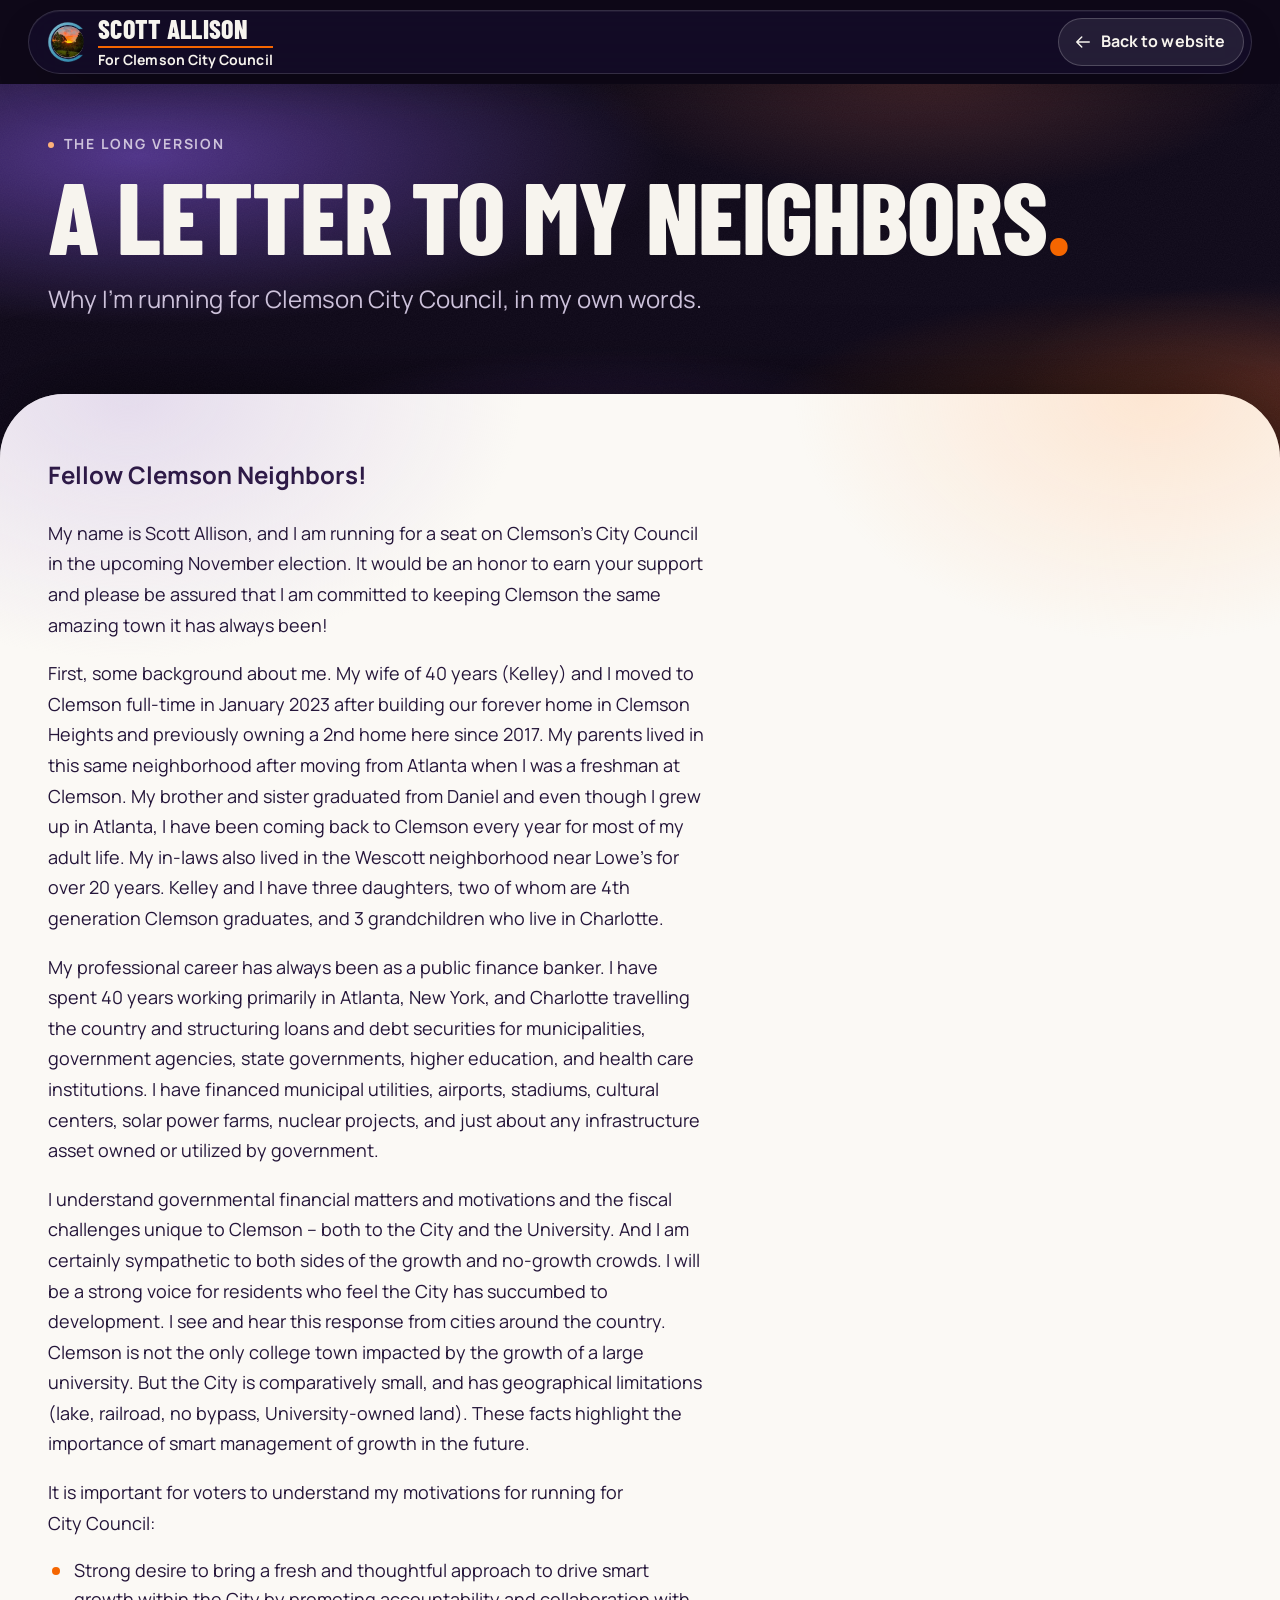
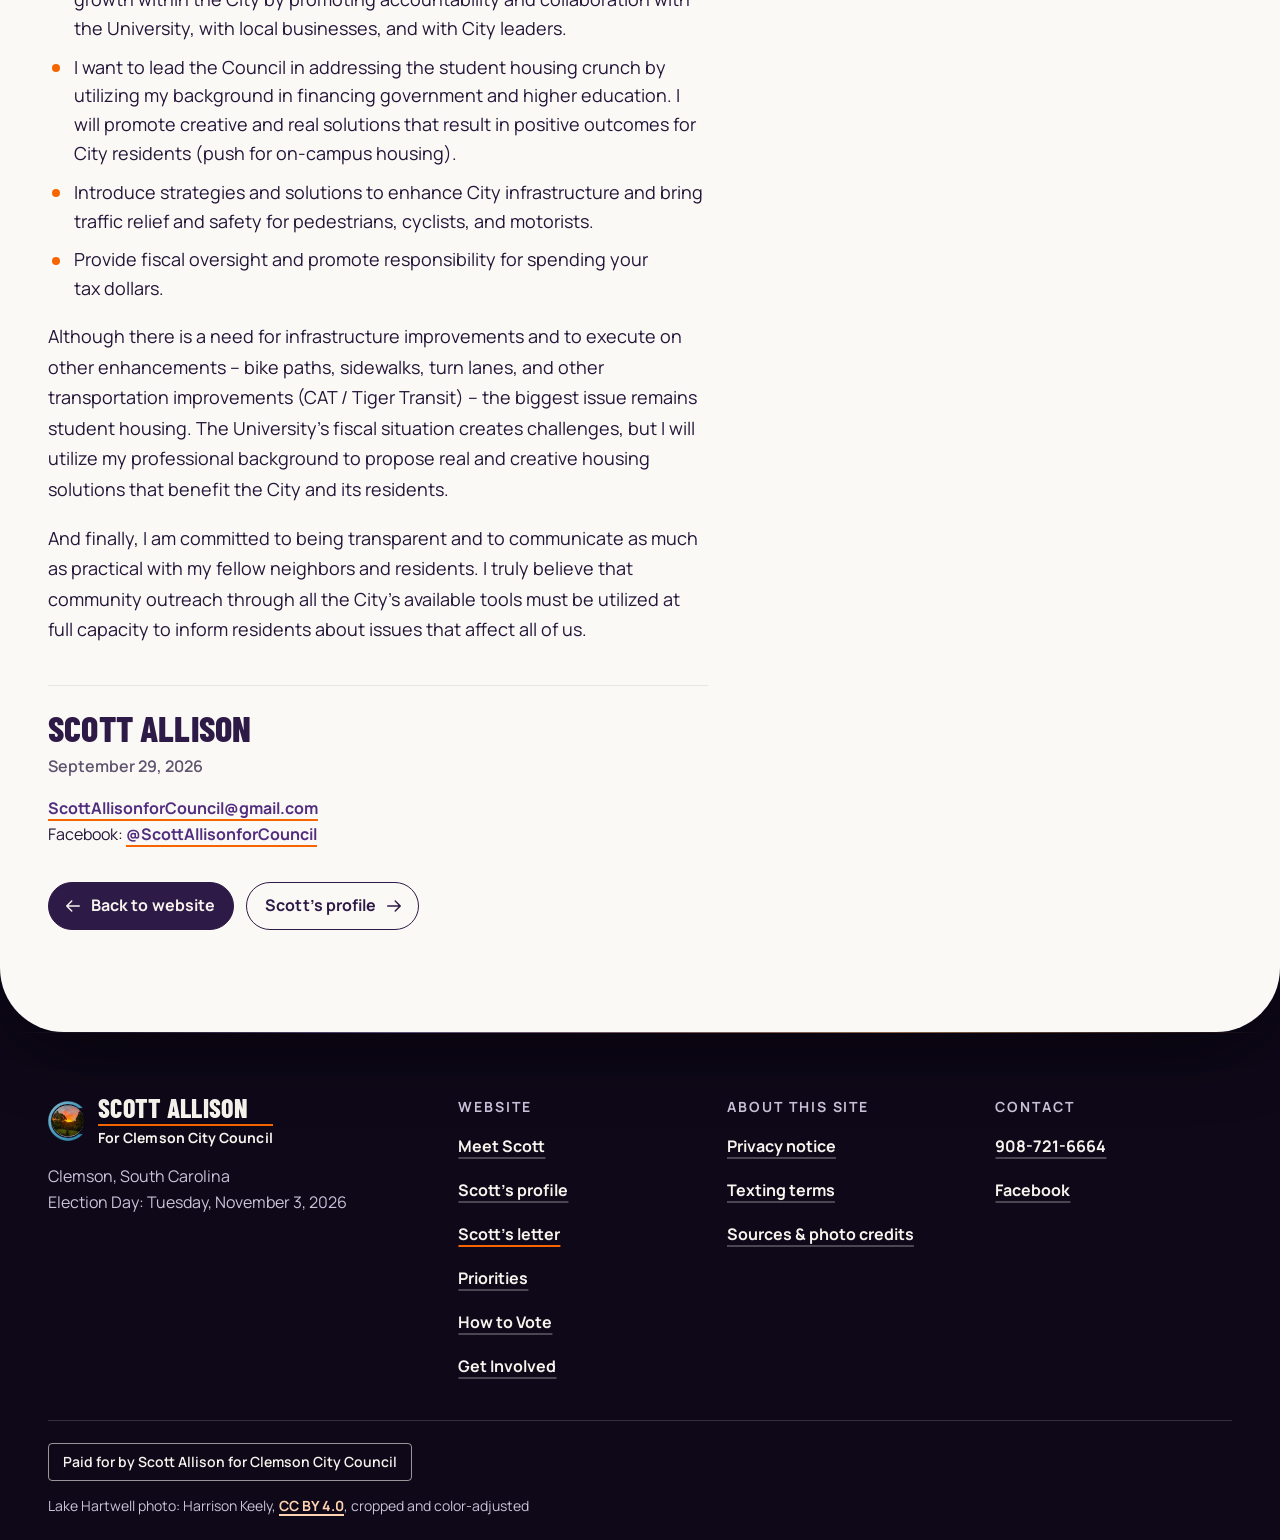
<file: letter.html>
<!doctype html>
<html lang="en">
<head>
  <meta charset="utf-8">
  <meta name="viewport" content="width=device-width, initial-scale=1, viewport-fit=cover">
  <meta name="robots" content="noindex, nofollow">
  <meta name="theme-color" content="#0E0818">
  <meta name="color-scheme" content="light">
  <title>A letter to my neighbors | Scott Allison for Clemson City Council</title>
  <meta name="description" content="Scott Allison’s letter to his fellow Clemson neighbors: his background, his career in public finance, and why he is running for Clemson City Council.">
  <meta property="og:title" content="A letter to my neighbors from Scott Allison">
  <meta property="og:description" content="Why I’m running for Clemson City Council, in my own words.">
  <meta property="og:type" content="article">
  <meta property="og:url" content="https://scottforclemson.com/letter.html">
  <meta property="og:image" content="https://scottforclemson.com/assets/social-share.png">
  <meta property="og:image:width" content="1200">
  <meta property="og:image:height" content="630">
  <link rel="canonical" href="https://scottforclemson.com/letter.html">
  <link rel="preload" href="assets/barlow-condensed-800.woff2" as="font" type="font/woff2" crossorigin>
  <link rel="stylesheet" href="styles.css">
  <link rel="icon" href="assets/favicon-32.png" sizes="32x32" type="image/png">
  <link rel="icon" href="assets/brand/mark-192.png" sizes="192x192" type="image/png">
  <link rel="apple-touch-icon" href="assets/apple-touch-icon.png">
  <script>document.documentElement.classList.add('js');</script>
  <script src="config.js" defer></script>
  <script src="app.js" defer></script>
</head>
<body class="page">
  <a class="skip-link" href="#main">Skip to content</a>
  <svg class="sprite" aria-hidden="true" focusable="false" xmlns="http://www.w3.org/2000/svg">
    <symbol id="i-arrow-l" viewBox="0 0 24 24"><path d="M19.5 12h-15M10.5 6l-6 6 6 6"/></symbol>
    <symbol id="i-arrow-r" viewBox="0 0 24 24"><path d="M4.5 12h15M13.5 6l6 6-6 6"/></symbol>
  </svg>


  <header class="site-header doc-header" data-header data-surface="dark">
    <div class="site-header__bar">
      <a class="wordmark" href="index.html" aria-label="Scott Allison for Clemson City Council, website home">
        <img class="wordmark__mark" src="assets/brand/mark.svg" alt="" width="40" height="40" decoding="async">
        <span class="wordmark__text">
          <span class="wordmark__name">Scott Allison</span>
          <span class="wordmark__office">For Clemson City Council</span>
        </span>
      </a>
      <a class="button button--purple doc-back" href="index.html"><svg class="icon" aria-hidden="true"><use href="#i-arrow-l"/></svg><span>Back<span class="doc-back__more"> to website</span></span></a>
    </div>
  </header>

  <main id="main">
    <header class="page-hero" data-surface="dark">
      <div class="aurora" aria-hidden="true"><span class="aurora__a"></span><span class="aurora__b"></span><span class="aurora__grain"></span></div>
      <div class="wrap">
        <p class="eyebrow eyebrow--on-dark"><span class="eyebrow__dot" aria-hidden="true"></span><span>The long version</span></p>
        <h1 class="page-hero__title">A letter to my neighbors</h1>
        <p class="page-hero__lede">Why I’m running for Clemson City Council, in my own words.</p>
      </div>
    </header>

    <!-- Scott's letter as he wrote it (Word document, September 29, 2026, sent October 20, 2026). Only typing slips
         are fixed: "a freshman", "as a public finance banker", "Lowe’s", "its residents", "Tiger Transit", and the
         nested parentheses in the transportation sentence set off with dashes. The website line is dropped (this is
         the website). -->
    <div class="canvas canvas--doc" data-surface="light">
    <div class="wrap doc-layout doc-layout--single">
      <article class="prose letter">
        <p class="letter__hello">Fellow Clemson Neighbors!</p>
        <p>My name is Scott Allison, and I am running for a seat on Clemson’s City Council in the upcoming November election. It would be an honor to earn your support and please be assured that I am committed to keeping Clemson the same amazing town it has always been!</p>
        <p>First, some background about me. My wife of 40 years (Kelley) and I moved to Clemson full-time in January 2023 after building our forever home in Clemson Heights and previously owning a 2nd home here since 2017. My parents lived in this same neighborhood after moving from Atlanta when I was a freshman at Clemson. My brother and sister graduated from Daniel and even though I grew up in Atlanta, I have been coming back to Clemson every year for most of my adult life. My in-laws also lived in the Wescott neighborhood near Lowe’s for over 20 years. Kelley and I have three daughters, two of whom are 4th generation Clemson graduates, and 3 grandchildren who live in Charlotte.</p>
        <p>My professional career has always been as a public finance banker. I have spent 40 years working primarily in Atlanta, New York, and Charlotte travelling the country and structuring loans and debt securities for municipalities, government agencies, state governments, higher education, and health care institutions. I have financed municipal utilities, airports, stadiums, cultural centers, solar power farms, nuclear projects, and just about any infrastructure asset owned or utilized by government.</p>
        <p>I understand governmental financial matters and motivations and the fiscal challenges unique to Clemson – both to the City and the University. And I am certainly sympathetic to both sides of the growth and no-growth crowds. I will be a strong voice for residents who feel the City has succumbed to development. I see and hear this response from cities around the country. Clemson is not the only college town impacted by the growth of a large university. But the City is comparatively small, and has geographical limitations (lake, railroad, no bypass, University-owned land). These facts highlight the importance of smart management of growth in the future.</p>
        <p>It is important for voters to understand my motivations for running for City Council:</p>
        <ul class="prose-list">
          <li>Strong desire to bring a fresh and thoughtful approach to drive smart growth within the City by promoting accountability and collaboration with the University, with local businesses, and with City leaders.</li>
          <li>I want to lead the Council in addressing the student housing crunch by utilizing my background in financing government and higher education. I will promote creative and real solutions that result in positive outcomes for City residents (push for on-campus housing).</li>
          <li>Introduce strategies and solutions to enhance City infrastructure and bring traffic relief and safety for pedestrians, cyclists, and motorists.</li>
          <li>Provide fiscal oversight and promote responsibility for spending your tax dollars.</li>
        </ul>
        <p>Although there is a need for infrastructure improvements and to execute on other enhancements – bike paths, sidewalks, turn lanes, and other transportation improvements (CAT / Tiger Transit) – the biggest issue remains student housing. The University’s fiscal situation creates challenges, but I will utilize my professional background to propose real and creative housing solutions that benefit the City and its residents.</p>
        <p>And finally, I am committed to being transparent and to communicate as much as practical with my fellow neighbors and residents. I truly believe that community outreach through all the City’s available tools must be utilized at full capacity to inform residents about issues that affect all of us.</p>

        <div class="letter-sign">
          <p class="letter-sign__name">Scott Allison</p>
          <p class="letter-sign__date">September 29, 2026</p>
          <ul class="contact-lines">
            <li><a href="mailto:ScottAllisonforCouncil@gmail.com">ScottAllisonforCouncil@gmail.com</a></li>
            <li>Facebook: <a href="https://www.facebook.com/people/Scott-Allison-for-Clemson-City-Council/61594212573972/" target="_blank" rel="noopener noreferrer">@ScottAllisonforCouncil<span class="sr-only"> (opens in a new tab)</span></a></li>
          </ul>
        </div>

        <p class="doc-end doc-end--pair">
          <a class="button button--purple doc-back" href="index.html"><svg class="icon" aria-hidden="true"><use href="#i-arrow-l"/></svg><span>Back to website</span></a>
          <a class="button button--outline doc-next" href="profile.html"><span>Scott’s profile</span><svg class="icon" aria-hidden="true"><use href="#i-arrow-r"/></svg></a>
        </p>
      </article>
    </div>
    </div>
  </main>

  <footer class="site-footer" data-surface="dark">
    <div class="wrap">
      <div class="site-footer__grid">
        <div class="site-footer__brand">
          <a class="wordmark" href="index.html" aria-label="Scott Allison for Clemson City Council, website home">
            <img class="wordmark__mark" src="assets/brand/mark.svg" alt="" width="40" height="40" decoding="async">
            <span class="wordmark__text">
              <span class="wordmark__name">Scott Allison</span>
              <span class="wordmark__office">For Clemson City Council</span>
            </span>
          </a>
          <p>Clemson, South Carolina<br>Election Day: Tuesday, <span class="nowrap">November 3, 2026</span></p>
        </div>
        <nav class="site-footer__col" aria-label="Footer">
          <p class="site-footer__head">Website</p>
          <ul class="site-footer__links">
            <li><a href="index.html#meet">Meet Scott</a></li>
            <li><a href="profile.html">Scott’s profile</a></li>
            <li><a href="letter.html" aria-current="page">Scott’s letter</a></li>
            <li><a href="index.html#priorities">Priorities</a></li>
            <li><a href="index.html#vote">How to Vote</a></li>
            <li><a href="index.html#join">Get Involved</a></li>
          </ul>
        </nav>
        <div class="site-footer__col">
          <p class="site-footer__head">About this site</p>
          <ul class="site-footer__links">
            <li><a href="privacy.html">Privacy notice</a></li>
            <li><a href="terms.html">Texting terms</a></li>
            <li><a href="sources.html">Sources &amp; photo credits</a></li>
          </ul>
        </div>
        <div class="site-footer__col">
          <p class="site-footer__head">Contact</p>
          <ul class="site-footer__links">
            <li><a href="tel:+19087216664">908-721-6664</a></li>
            <li><a href="https://www.facebook.com/people/Scott-Allison-for-Clemson-City-Council/61594212573972/" target="_blank" rel="noopener noreferrer">Facebook<span class="sr-only"> (opens in a new tab)</span></a></li>
          </ul>
        </div>
      </div>
      <div class="site-footer__bottom">
        <p class="paid-for"><span class="paid-for__box">Paid for by <span class="paid-for__name">Scott Allison for Clemson City Council</span></span></p>
        <p>Lake Hartwell photo: <span class="nowrap">Harrison Keely</span>, <a class="nowrap" href="https://creativecommons.org/licenses/by/4.0/" target="_blank" rel="noopener noreferrer license">CC BY 4.0<span class="sr-only"> license (opens in a new tab)</span></a>, cropped and color-adjusted</p>
      </div>
    </div>
  </footer>
</body>
</html>
</file>
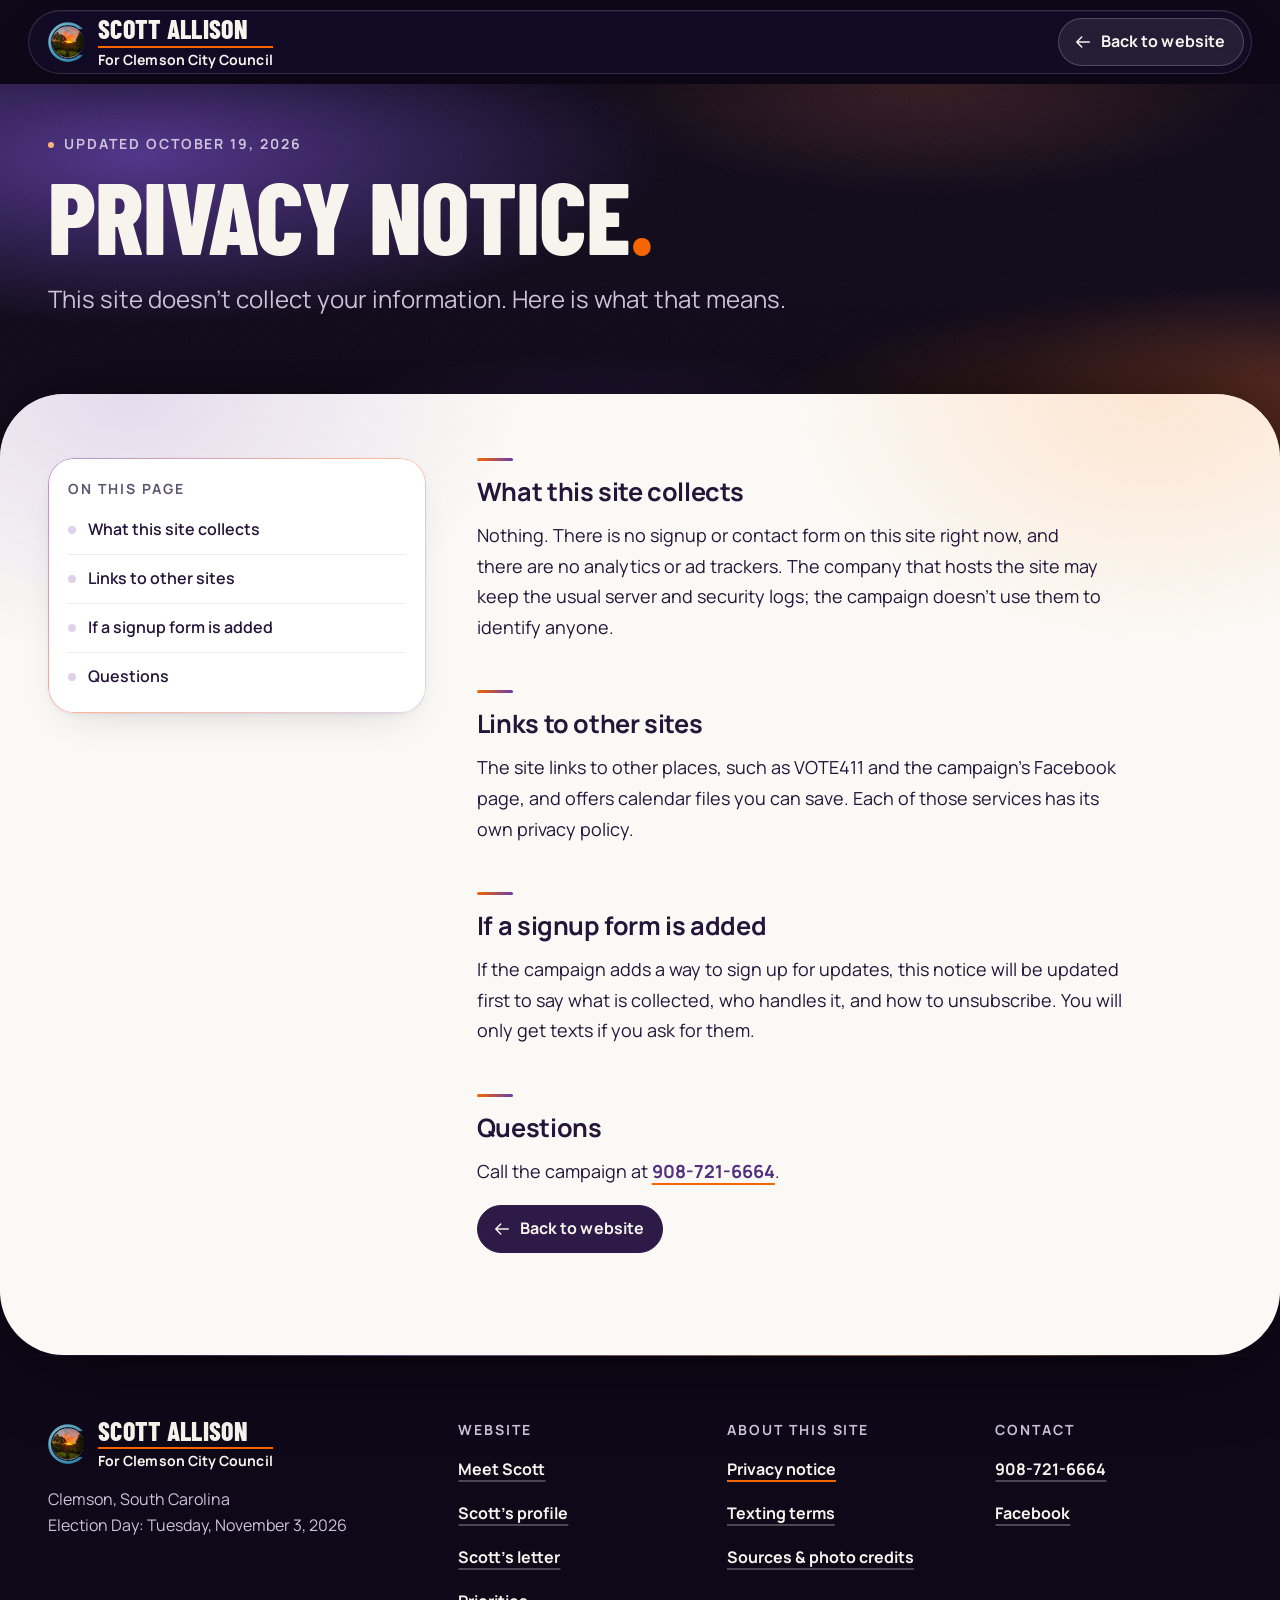
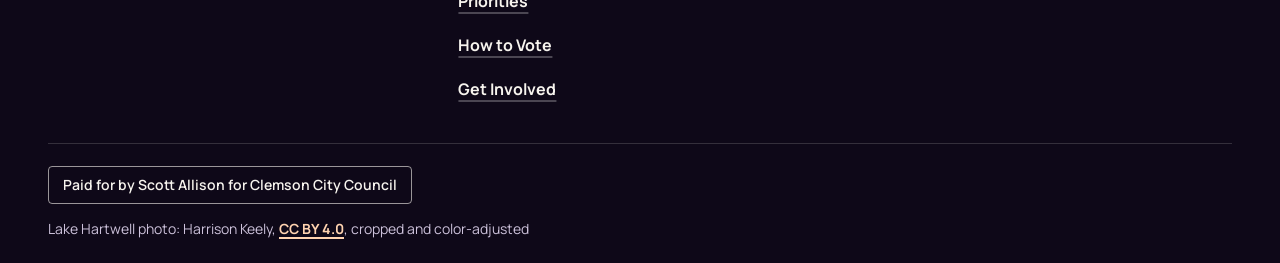
<file: privacy.html>
<!doctype html>
<html lang="en">
<head>
  <meta charset="utf-8">
  <meta name="viewport" content="width=device-width, initial-scale=1, viewport-fit=cover">
  <meta name="robots" content="noindex, nofollow">
  <meta name="theme-color" content="#0E0818">
  <meta name="color-scheme" content="light">
  <title>Privacy notice | Scott Allison for Clemson City Council</title>
  <link rel="preload" href="assets/barlow-condensed-800.woff2" as="font" type="font/woff2" crossorigin>
  <link rel="stylesheet" href="styles.css">
  <link rel="icon" href="assets/favicon-32.png" sizes="32x32" type="image/png">
  <link rel="icon" href="assets/brand/mark-192.png" sizes="192x192" type="image/png">
  <link rel="apple-touch-icon" href="assets/apple-touch-icon.png">
  <script>document.documentElement.classList.add('js');</script>
  <script src="config.js" defer></script>
  <script src="app.js" defer></script>
</head>
<body class="page">
  <a class="skip-link" href="#main">Skip to content</a>
  <svg class="sprite" aria-hidden="true" focusable="false" xmlns="http://www.w3.org/2000/svg">
    <symbol id="i-arrow-l" viewBox="0 0 24 24"><path d="M19.5 12h-15M10.5 6l-6 6 6 6"/></symbol>
  </svg>


  <header class="site-header doc-header" data-header data-surface="dark">
    <div class="site-header__bar">
      <a class="wordmark" href="index.html" aria-label="Scott Allison for Clemson City Council, website home">
        <img class="wordmark__mark" src="assets/brand/mark.svg" alt="" width="40" height="40" decoding="async">
        <span class="wordmark__text">
          <span class="wordmark__name">Scott Allison</span>
          <span class="wordmark__office">For Clemson City Council</span>
        </span>
      </a>
      <a class="button button--purple doc-back" href="index.html"><svg class="icon" aria-hidden="true"><use href="#i-arrow-l"/></svg><span>Back<span class="doc-back__more"> to website</span></span></a>
    </div>
  </header>

  <main id="main">
    <header class="page-hero" data-surface="dark">
      <div class="aurora" aria-hidden="true"><span class="aurora__a"></span><span class="aurora__b"></span><span class="aurora__grain"></span></div>
      <div class="wrap">
        <p class="eyebrow eyebrow--on-dark"><span class="eyebrow__dot" aria-hidden="true"></span><span>Updated <span class="nowrap">October 19, 2026</span></span></p>
        <h1 class="page-hero__title">Privacy notice</h1>
        <p class="page-hero__lede">This site doesn’t collect your information. Here is what that means.</p>
      </div>
    </header>

    <div class="canvas canvas--doc" data-surface="light">
    <div class="wrap doc-layout">
      <nav class="doc-toc tile" aria-labelledby="toc-label">
        <p class="doc-toc__label" id="toc-label">On this page</p>
        <ol>
          <li><a href="#collects">What this site collects</a></li>
          <li><a href="#links">Links to other sites</a></li>
          <li><a href="#signup">If a signup form is added</a></li>
          <li><a href="#questions">Questions</a></li>
        </ol>
      </nav>

      <article class="prose">
        <h2 id="collects">What this site collects</h2>
        <p>Nothing. There is no signup or contact form on this site right now, and there are no analytics or ad trackers. The company that hosts the site may keep the usual server and security logs; the campaign doesn’t use them to identify anyone.</p>

        <h2 id="links">Links to other sites</h2>
        <p>The site links to other places, such as VOTE411 and the campaign’s Facebook page, and offers calendar files you can save. Each of those services has its own privacy policy.</p>

        <h2 id="signup">If a signup form is added</h2>
        <p>If the campaign adds a way to sign up for updates, this notice will be updated first to say what is collected, who handles it, and how to unsubscribe. You will only get texts if you ask for them.</p>

        <h2 id="questions">Questions</h2>
        <p>Call the campaign at <a href="tel:+19087216664">908-721-6664</a>.</p>

        <p class="doc-end"><a class="button button--purple doc-back" href="index.html"><svg class="icon" aria-hidden="true"><use href="#i-arrow-l"/></svg><span>Back to website</span></a></p>
      </article>
    </div>
    </div>
  </main>

  <footer class="site-footer" data-surface="dark">
    <div class="wrap">
      <div class="site-footer__grid">
        <div class="site-footer__brand">
          <a class="wordmark" href="index.html" aria-label="Scott Allison for Clemson City Council, website home">
            <img class="wordmark__mark" src="assets/brand/mark.svg" alt="" width="40" height="40" decoding="async">
            <span class="wordmark__text">
              <span class="wordmark__name">Scott Allison</span>
              <span class="wordmark__office">For Clemson City Council</span>
            </span>
          </a>
          <p>Clemson, South Carolina<br>Election Day: Tuesday, <span class="nowrap">November 3, 2026</span></p>
        </div>
        <nav class="site-footer__col" aria-label="Footer">
          <p class="site-footer__head">Website</p>
          <ul class="site-footer__links">
            <li><a href="index.html#meet">Meet Scott</a></li>
            <li><a href="profile.html">Scott’s profile</a></li>
            <li><a href="letter.html">Scott’s letter</a></li>
            <li><a href="index.html#priorities">Priorities</a></li>
            <li><a href="index.html#vote">How to Vote</a></li>
            <li><a href="index.html#join">Get Involved</a></li>
          </ul>
        </nav>
        <div class="site-footer__col">
          <p class="site-footer__head">About this site</p>
          <ul class="site-footer__links">
            <li><a href="privacy.html" aria-current="page">Privacy notice</a></li>
            <li><a href="terms.html">Texting terms</a></li>
            <li><a href="sources.html">Sources &amp; photo credits</a></li>
          </ul>
        </div>
        <div class="site-footer__col">
          <p class="site-footer__head">Contact</p>
          <ul class="site-footer__links">
            <li><a href="tel:+19087216664">908-721-6664</a></li>
            <li><a href="https://www.facebook.com/people/Scott-Allison-for-Clemson-City-Council/61594212573972/" target="_blank" rel="noopener noreferrer">Facebook<span class="sr-only"> (opens in a new tab)</span></a></li>
          </ul>
        </div>
      </div>
      <div class="site-footer__bottom">
        <p class="paid-for"><span class="paid-for__box">Paid for by <span class="paid-for__name">Scott Allison for Clemson City Council</span></span></p>
        <p>Lake Hartwell photo: <span class="nowrap">Harrison Keely</span>, <a class="nowrap" href="https://creativecommons.org/licenses/by/4.0/" target="_blank" rel="noopener noreferrer license">CC BY 4.0<span class="sr-only"> license (opens in a new tab)</span></a>, cropped and color-adjusted</p>
      </div>
    </div>
  </footer>
</body>
</html>
</file>
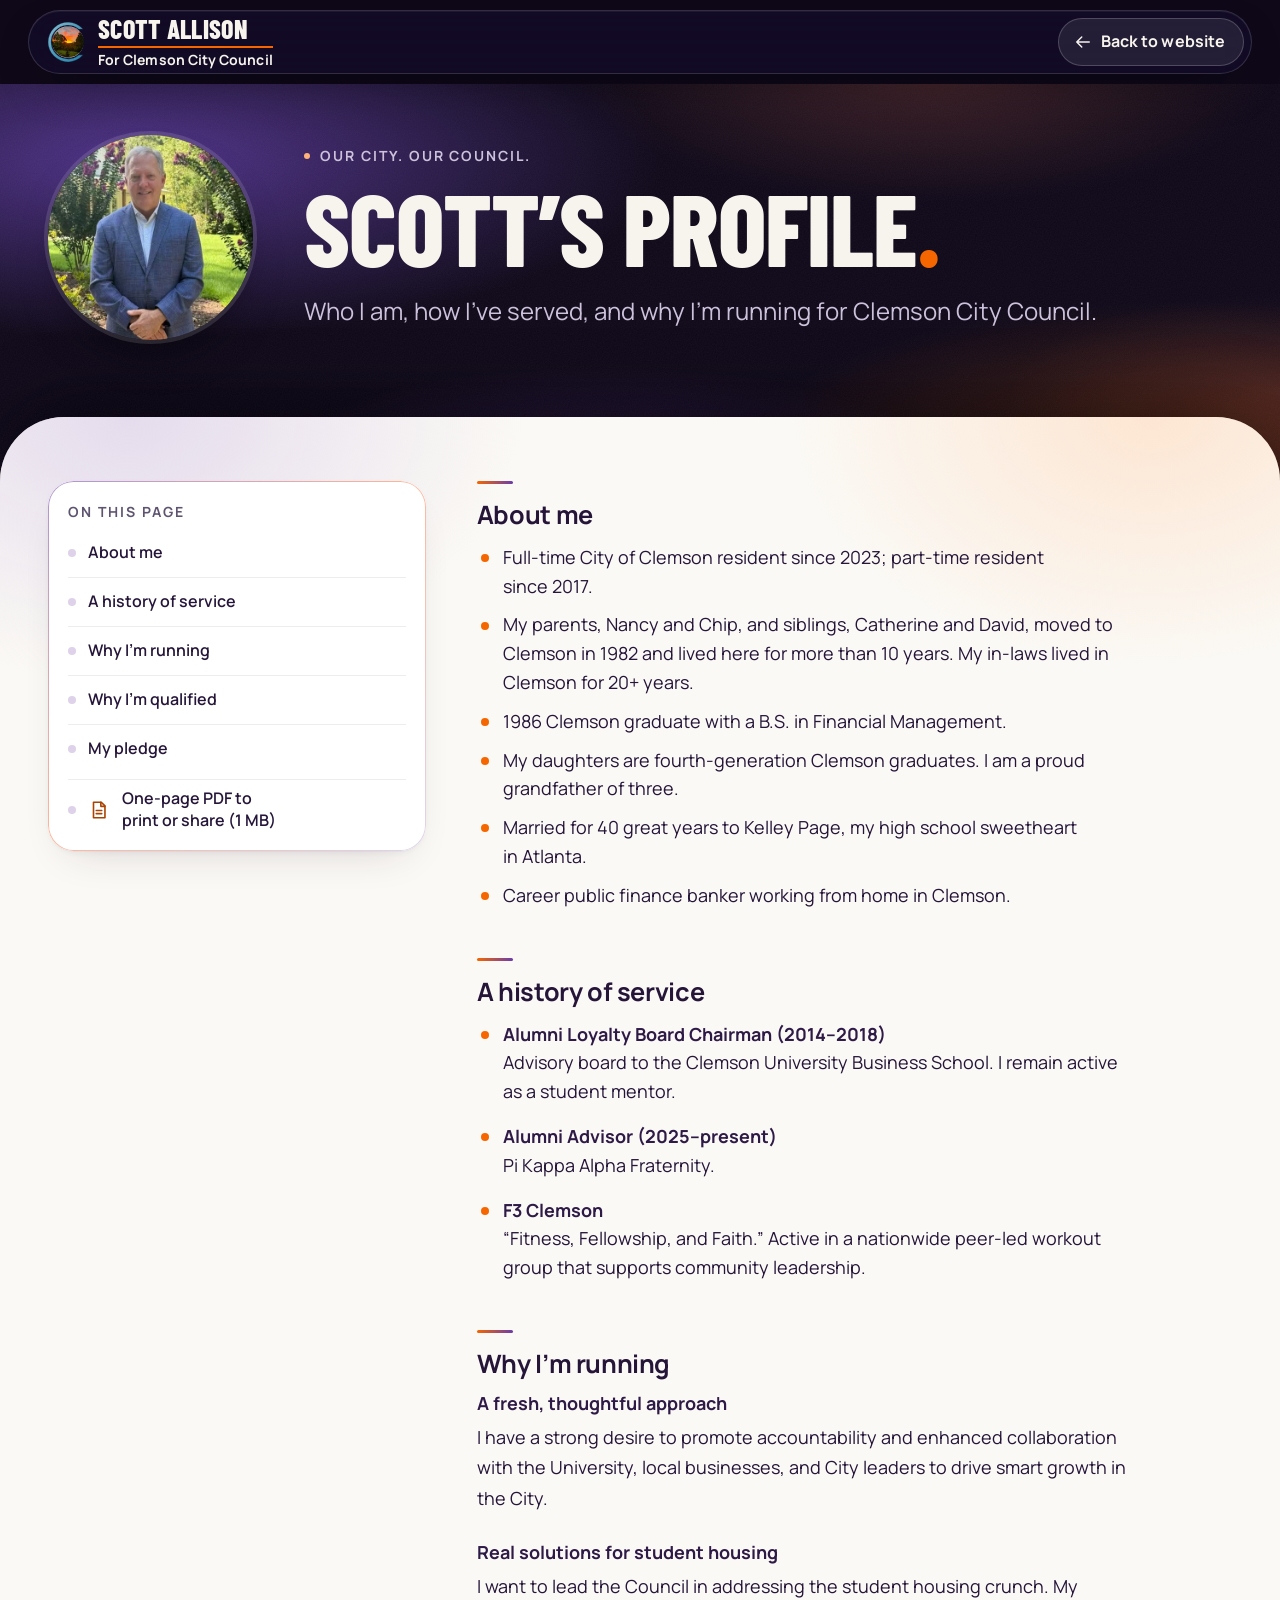
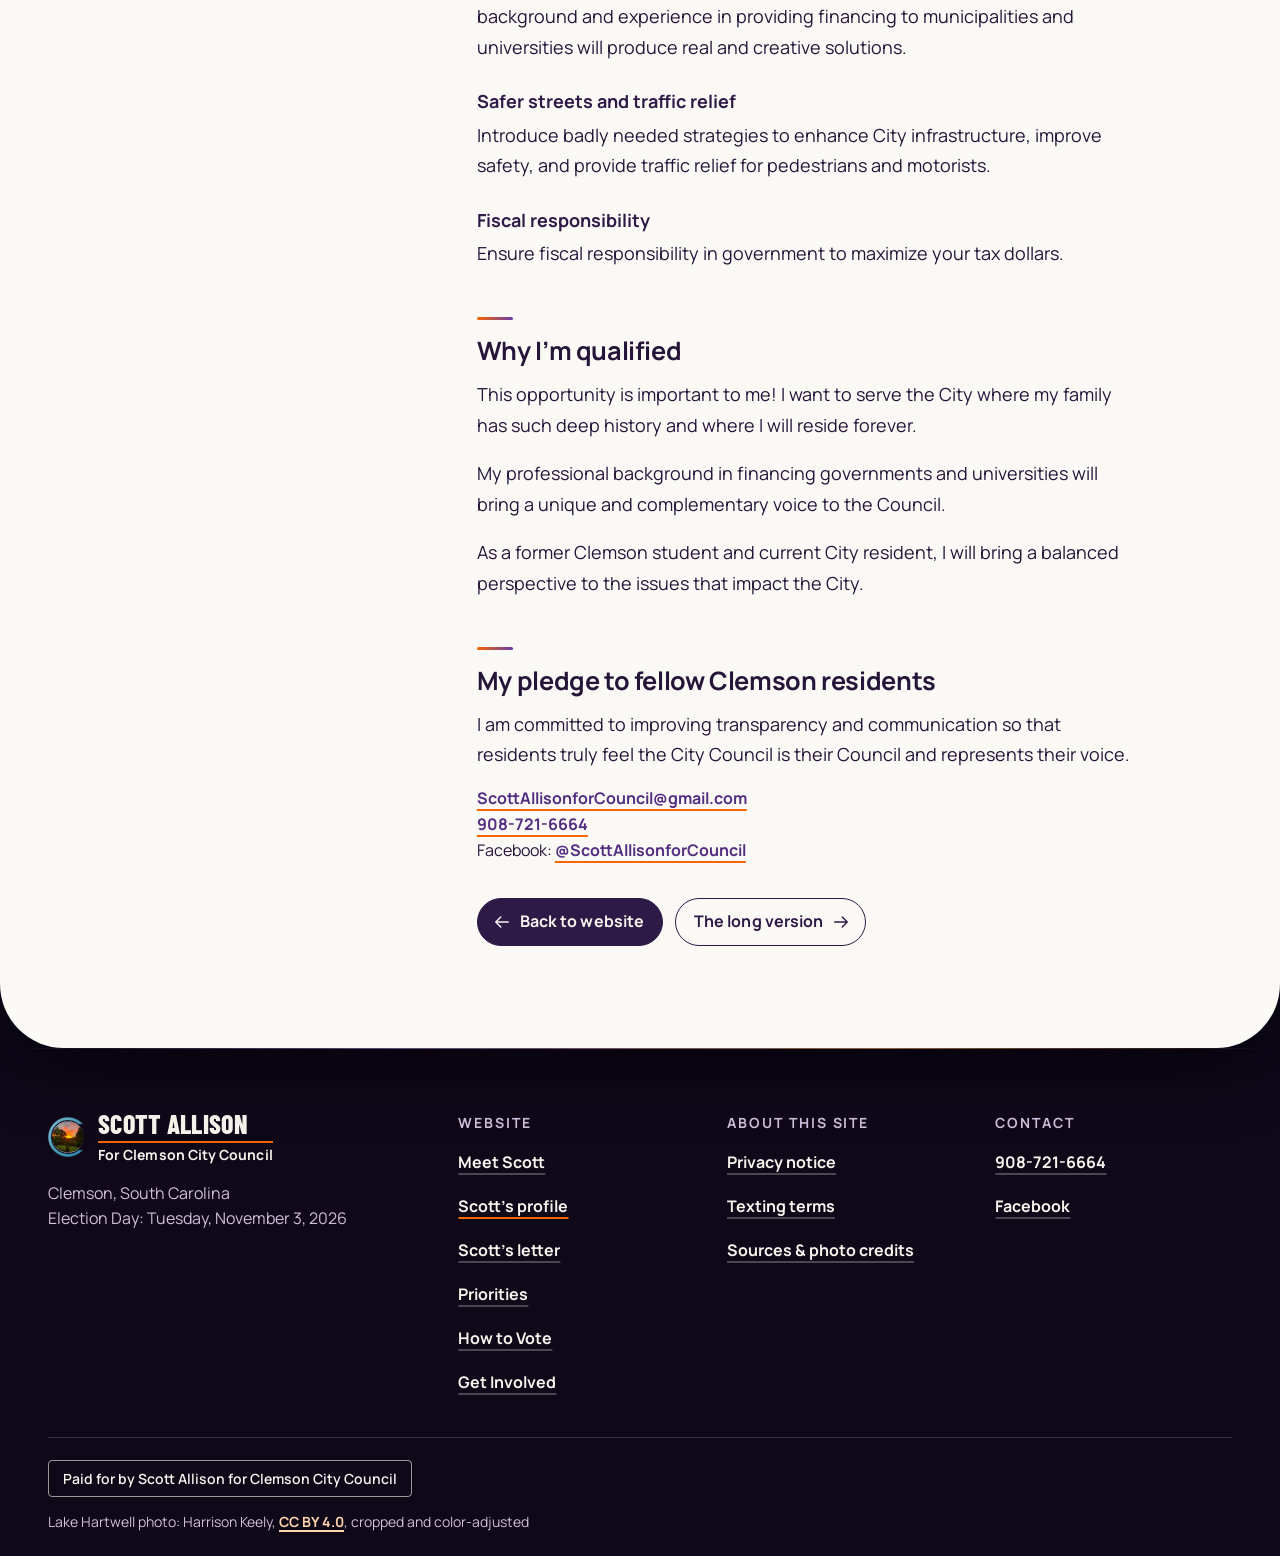
<file: profile.html>
<!doctype html>
<html lang="en">
<head>
  <meta charset="utf-8">
  <meta name="viewport" content="width=device-width, initial-scale=1, viewport-fit=cover">
  <meta name="robots" content="noindex, nofollow">
  <meta name="theme-color" content="#0E0818">
  <meta name="color-scheme" content="light">
  <title>Scott’s profile | Scott Allison for Clemson City Council</title>
  <meta name="description" content="Scott Allison’s campaign profile: his Clemson roots, a history of service, why he is running for Clemson City Council and why he is qualified.">
  <meta property="og:title" content="Scott Allison’s profile">
  <meta property="og:description" content="Who I am, how I’ve served, and why I’m running for Clemson City Council.">
  <meta property="og:type" content="profile">
  <meta property="og:url" content="https://scottforclemson.com/profile.html">
  <meta property="og:image" content="https://scottforclemson.com/assets/social-share.png">
  <meta property="og:image:width" content="1200">
  <meta property="og:image:height" content="630">
  <link rel="canonical" href="https://scottforclemson.com/profile.html">
  <link rel="preload" href="assets/barlow-condensed-800.woff2" as="font" type="font/woff2" crossorigin>
  <link rel="stylesheet" href="styles.css">
  <link rel="icon" href="assets/favicon-32.png" sizes="32x32" type="image/png">
  <link rel="icon" href="assets/brand/mark-192.png" sizes="192x192" type="image/png">
  <link rel="apple-touch-icon" href="assets/apple-touch-icon.png">
  <script>document.documentElement.classList.add('js');</script>
  <script src="config.js" defer></script>
  <script src="app.js" defer></script>
</head>
<body class="page">
  <a class="skip-link" href="#main">Skip to content</a>
  <svg class="sprite" aria-hidden="true" focusable="false" xmlns="http://www.w3.org/2000/svg">
    <symbol id="i-arrow-l" viewBox="0 0 24 24"><path d="M19.5 12h-15M10.5 6l-6 6 6 6"/></symbol>
    <symbol id="i-arrow-r" viewBox="0 0 24 24"><path d="M4.5 12h15M13.5 6l6 6-6 6"/></symbol>
    <symbol id="i-file" viewBox="0 0 24 24"><path d="M6 3.5h8.5L18.5 7.5v13H6Z"/><path d="M14 3.5V8h4.5M9 12.5h6M9 16h6"/></symbol>
  </svg>


  <header class="site-header doc-header" data-header data-surface="dark">
    <div class="site-header__bar">
      <a class="wordmark" href="index.html" aria-label="Scott Allison for Clemson City Council, website home">
        <img class="wordmark__mark" src="assets/brand/mark.svg" alt="" width="40" height="40" decoding="async">
        <span class="wordmark__text">
          <span class="wordmark__name">Scott Allison</span>
          <span class="wordmark__office">For Clemson City Council</span>
        </span>
      </a>
      <a class="button button--purple doc-back" href="index.html"><svg class="icon" aria-hidden="true"><use href="#i-arrow-l"/></svg><span>Back<span class="doc-back__more"> to website</span></span></a>
    </div>
  </header>

  <main id="main">
    <!-- The campaign's one-page profile (PDF dated October 1, 2026, texted by Scott on October 20, 2026) as a web page,
         word for word; the PDF itself is linked for printing. The round portrait is the same photo the PDF uses. -->
    <header class="page-hero page-hero--profile" data-surface="dark">
      <div class="aurora" aria-hidden="true"><span class="aurora__a"></span><span class="aurora__b"></span><span class="aurora__grain"></span></div>
      <div class="wrap profile-hero">
        <picture class="profile-hero__photo">
          <source type="image/avif" srcset="assets/campaign-facebook-profile-480.avif 480w, assets/campaign-facebook-profile-720.avif 720w" sizes="(min-width: 600px) 200px, 120px">
          <img src="assets/campaign-facebook-profile-720.jpg" width="720" height="960" alt="Scott Allison in a blue sport coat, standing in a garden" decoding="async">
        </picture>
        <div class="profile-hero__text">
          <p class="eyebrow eyebrow--on-dark"><span class="eyebrow__dot" aria-hidden="true"></span><span>Our City. Our Council.</span></p>
          <h1 class="page-hero__title">Scott’s profile</h1>
          <p class="page-hero__lede">Who I am, how I’ve served, and why I’m running for Clemson City Council.</p>
        </div>
      </div>
    </header>

    <div class="canvas canvas--doc" data-surface="light">
    <div class="wrap doc-layout">
      <nav class="doc-toc tile" aria-labelledby="toc-label">
        <p class="doc-toc__label" id="toc-label">On this page</p>
        <ol>
          <li><a href="#about">About me</a></li>
          <li><a href="#service">A history of service</a></li>
          <li><a href="#running">Why I’m running</a></li>
          <li><a href="#qualified">Why I’m qualified</a></li>
          <li><a href="#pledge">My pledge</a></li>
        </ol>
        <a class="doc-toc__file" href="assets/scott-allison-profile.pdf" target="_blank" rel="noopener"><svg class="icon" aria-hidden="true"><use href="#i-file"/></svg><span>One-page PDF to print or share <span class="nowrap">(1 MB)</span><span class="sr-only"> (opens in a new tab)</span></span></a>
      </nav>

      <article class="prose">
        <h2 id="about">About me</h2>
        <ul class="prose-list">
          <li>Full-time City of Clemson resident since 2023; part-time resident since 2017.</li>
          <li>My parents, Nancy and Chip, and siblings, Catherine and David, moved to Clemson in 1982 and lived here for more than 10 years. My in-laws lived in Clemson for 20+ years.</li>
          <li>1986 Clemson graduate with a B.S. in Financial Management.</li>
          <li>My daughters are fourth-generation Clemson graduates. I am a proud grandfather of three.</li>
          <li>Married for 40 great years to Kelley Page, my high school sweetheart in Atlanta.</li>
          <li>Career public finance banker working from home in Clemson.</li>
        </ul>

        <h2 id="service">A history of service</h2>
        <ul class="prose-list prose-roles">
          <li><strong>Alumni Loyalty Board Chairman <span class="nowrap">(2014–2018)</span></strong> Advisory board to the Clemson University Business School. I remain active as a student mentor.</li>
          <li><strong>Alumni Advisor <span class="nowrap">(2025–present)</span></strong> Pi Kappa Alpha Fraternity.</li>
          <li><strong>F3 Clemson</strong> “Fitness, Fellowship, and Faith.” Active in a nationwide peer-led workout group that supports community leadership.</li>
        </ul>

        <h2 id="running">Why I’m running</h2>
        <h3>A fresh, thoughtful approach</h3>
        <p>I have a strong desire to promote accountability and enhanced collaboration with the University, local businesses, and City leaders to drive smart growth in the City.</p>
        <h3>Real solutions for student housing</h3>
        <p>I want to lead the Council in addressing the student housing crunch. My background and experience in providing financing to municipalities and universities will produce real and creative solutions.</p>
        <h3>Safer streets and traffic relief</h3>
        <p>Introduce badly needed strategies to enhance City infrastructure, improve safety, and provide traffic relief for pedestrians and motorists.</p>
        <h3>Fiscal responsibility</h3>
        <p>Ensure fiscal responsibility in government to maximize your tax dollars.</p>

        <h2 id="qualified">Why I’m qualified</h2>
        <p>This opportunity is important to me! I want to serve the City where my family has such deep history and where I will reside forever.</p>
        <p>My professional background in financing governments and universities will bring a unique and complementary voice to the Council.</p>
        <p>As a former Clemson student and current City resident, I will bring a balanced perspective to the issues that impact the City.</p>

        <h2 id="pledge">My pledge to fellow Clemson residents</h2>
        <p>I am committed to improving transparency and communication so that residents truly feel the City Council is their Council and represents their voice.</p>
        <ul class="contact-lines">
          <li><a href="mailto:ScottAllisonforCouncil@gmail.com">ScottAllisonforCouncil@gmail.com</a></li>
          <li><a href="tel:+19087216664">908-721-6664</a></li>
          <li>Facebook: <a href="https://www.facebook.com/people/Scott-Allison-for-Clemson-City-Council/61594212573972/" target="_blank" rel="noopener noreferrer">@ScottAllisonforCouncil<span class="sr-only"> (opens in a new tab)</span></a></li>
        </ul>

        <p class="doc-end doc-end--pair">
          <a class="button button--purple doc-back" href="index.html"><svg class="icon" aria-hidden="true"><use href="#i-arrow-l"/></svg><span>Back to website</span></a>
          <a class="button button--outline doc-next" href="letter.html"><span>The long version</span><svg class="icon" aria-hidden="true"><use href="#i-arrow-r"/></svg></a>
        </p>
      </article>
    </div>
    </div>
  </main>

  <footer class="site-footer" data-surface="dark">
    <div class="wrap">
      <div class="site-footer__grid">
        <div class="site-footer__brand">
          <a class="wordmark" href="index.html" aria-label="Scott Allison for Clemson City Council, website home">
            <img class="wordmark__mark" src="assets/brand/mark.svg" alt="" width="40" height="40" decoding="async">
            <span class="wordmark__text">
              <span class="wordmark__name">Scott Allison</span>
              <span class="wordmark__office">For Clemson City Council</span>
            </span>
          </a>
          <p>Clemson, South Carolina<br>Election Day: Tuesday, <span class="nowrap">November 3, 2026</span></p>
        </div>
        <nav class="site-footer__col" aria-label="Footer">
          <p class="site-footer__head">Website</p>
          <ul class="site-footer__links">
            <li><a href="index.html#meet">Meet Scott</a></li>
            <li><a href="profile.html" aria-current="page">Scott’s profile</a></li>
            <li><a href="letter.html">Scott’s letter</a></li>
            <li><a href="index.html#priorities">Priorities</a></li>
            <li><a href="index.html#vote">How to Vote</a></li>
            <li><a href="index.html#join">Get Involved</a></li>
          </ul>
        </nav>
        <div class="site-footer__col">
          <p class="site-footer__head">About this site</p>
          <ul class="site-footer__links">
            <li><a href="privacy.html">Privacy notice</a></li>
            <li><a href="terms.html">Texting terms</a></li>
            <li><a href="sources.html">Sources &amp; photo credits</a></li>
          </ul>
        </div>
        <div class="site-footer__col">
          <p class="site-footer__head">Contact</p>
          <ul class="site-footer__links">
            <li><a href="tel:+19087216664">908-721-6664</a></li>
            <li><a href="https://www.facebook.com/people/Scott-Allison-for-Clemson-City-Council/61594212573972/" target="_blank" rel="noopener noreferrer">Facebook<span class="sr-only"> (opens in a new tab)</span></a></li>
          </ul>
        </div>
      </div>
      <div class="site-footer__bottom">
        <p class="paid-for"><span class="paid-for__box">Paid for by <span class="paid-for__name">Scott Allison for Clemson City Council</span></span></p>
        <p>Lake Hartwell photo: <span class="nowrap">Harrison Keely</span>, <a class="nowrap" href="https://creativecommons.org/licenses/by/4.0/" target="_blank" rel="noopener noreferrer license">CC BY 4.0<span class="sr-only"> license (opens in a new tab)</span></a>, cropped and color-adjusted</p>
      </div>
    </div>
  </footer>
</body>
</html>
</file>
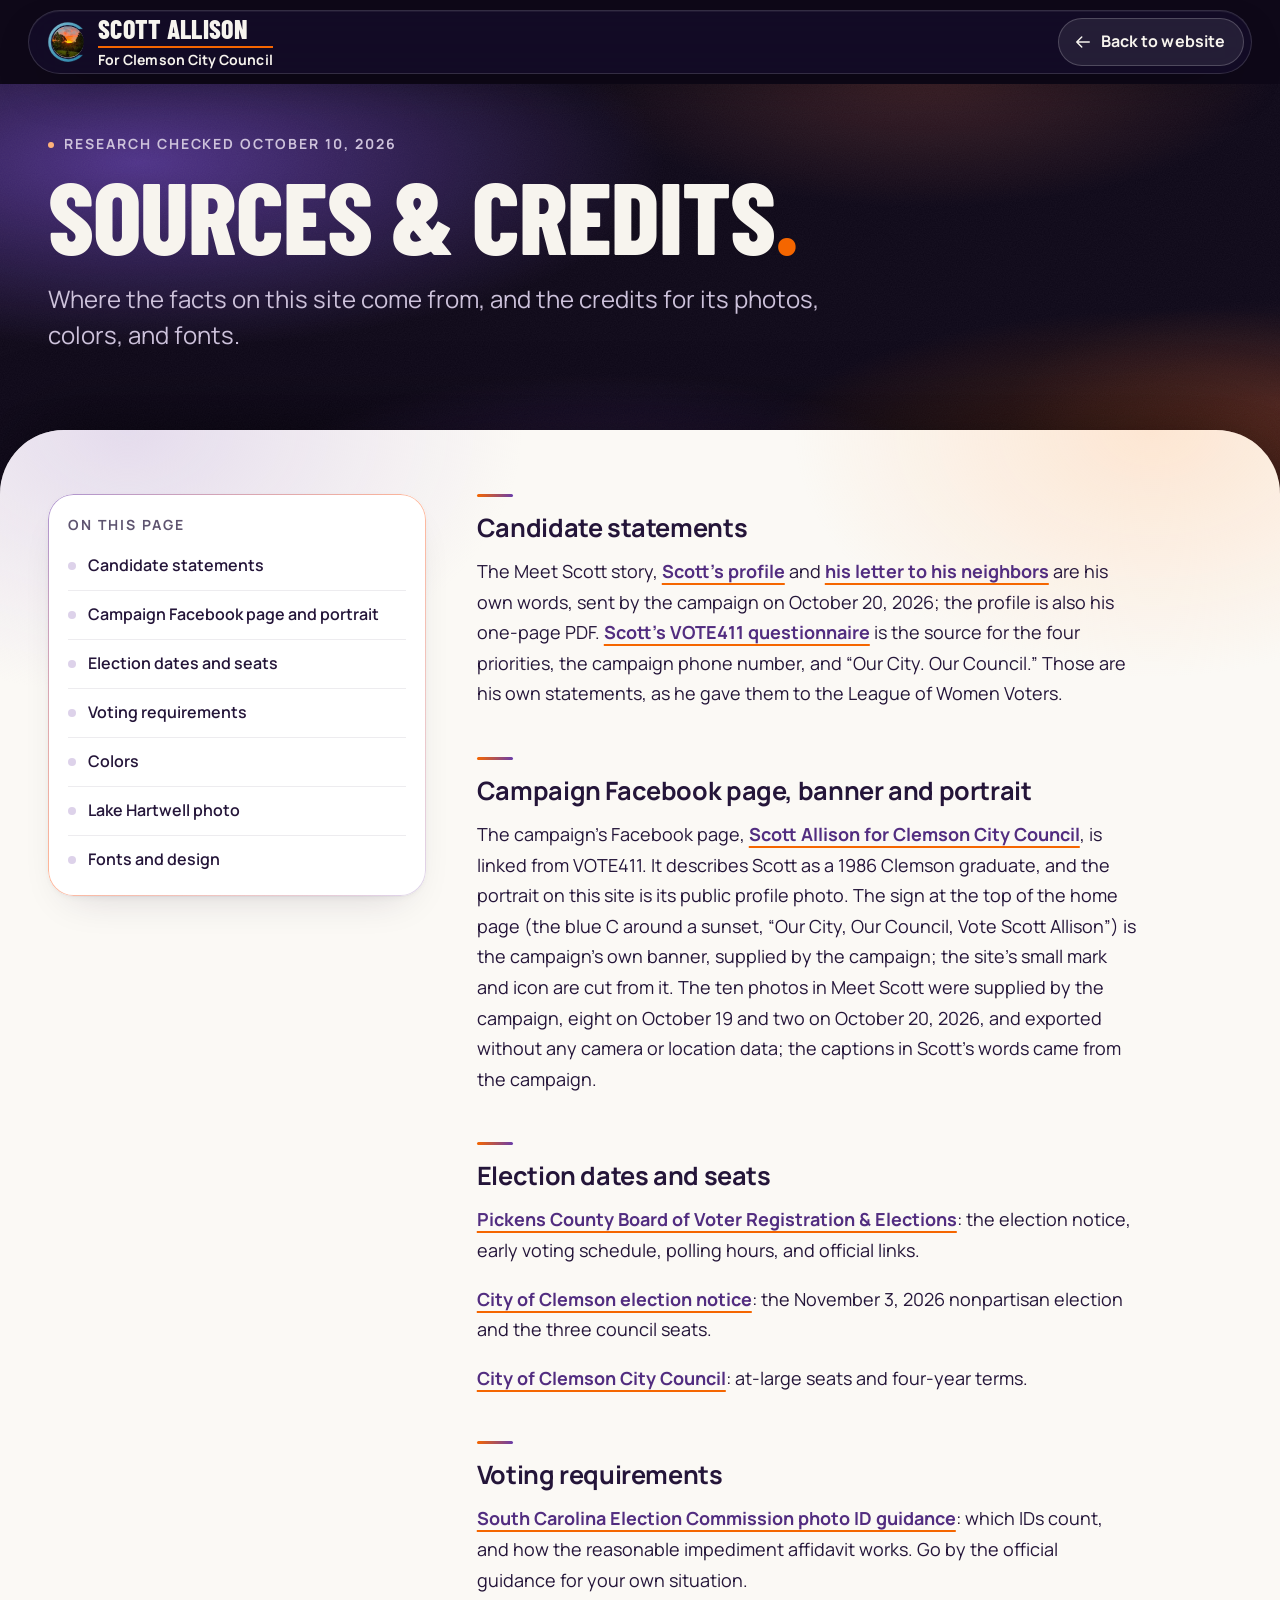
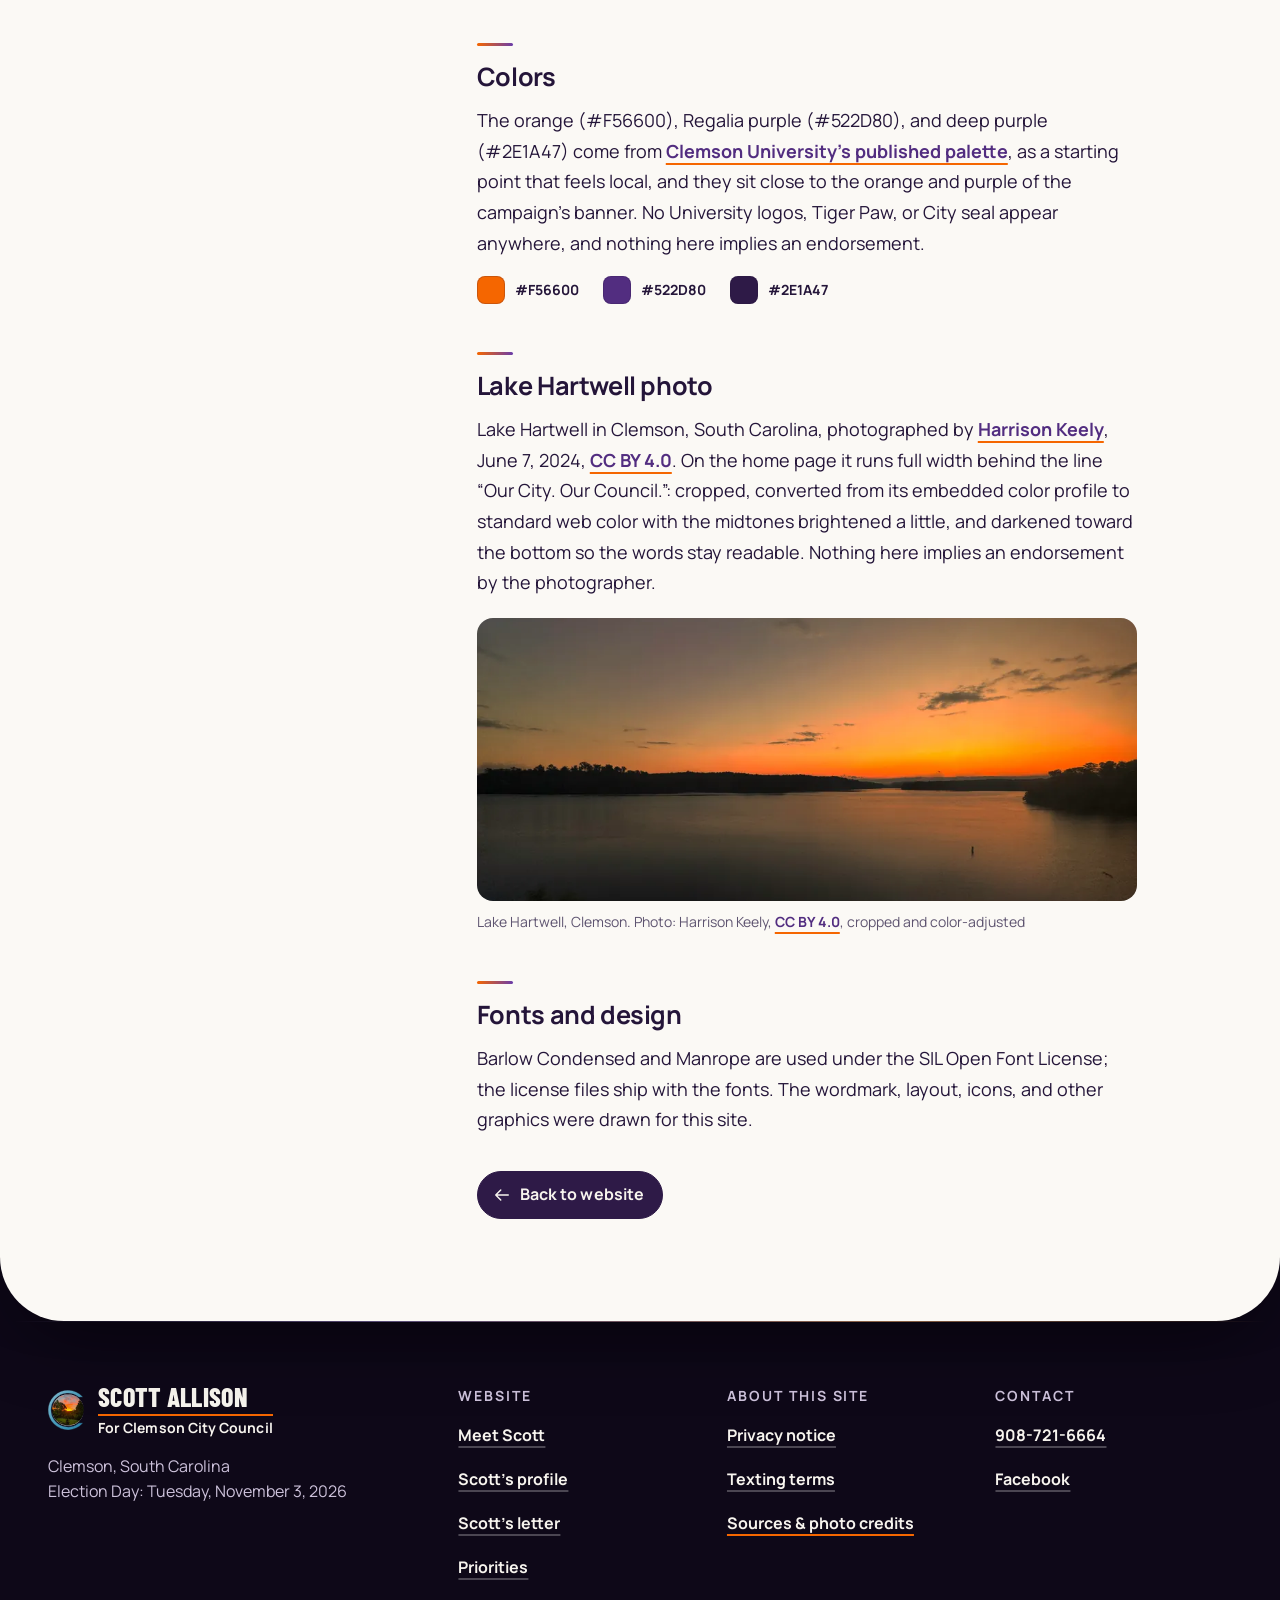
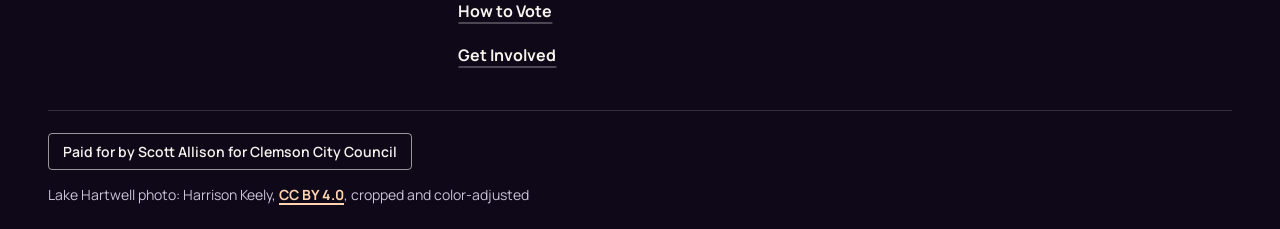
<file: sources.html>
<!doctype html>
<html lang="en">
<head>
  <meta charset="utf-8">
  <meta name="viewport" content="width=device-width, initial-scale=1, viewport-fit=cover">
  <meta name="robots" content="noindex, nofollow">
  <meta name="theme-color" content="#0E0818">
  <meta name="color-scheme" content="light">
  <title>Sources and photo credits | Scott Allison for Clemson City Council</title>
  <link rel="preload" href="assets/barlow-condensed-800.woff2" as="font" type="font/woff2" crossorigin>
  <link rel="stylesheet" href="styles.css">
  <link rel="icon" href="assets/favicon-32.png" sizes="32x32" type="image/png">
  <link rel="icon" href="assets/brand/mark-192.png" sizes="192x192" type="image/png">
  <link rel="apple-touch-icon" href="assets/apple-touch-icon.png">
  <script>document.documentElement.classList.add('js');</script>
  <script src="config.js" defer></script>
  <script src="app.js" defer></script>
</head>
<body class="page">
  <a class="skip-link" href="#main">Skip to content</a>
  <svg class="sprite" aria-hidden="true" focusable="false" xmlns="http://www.w3.org/2000/svg">
    <symbol id="i-arrow-l" viewBox="0 0 24 24"><path d="M19.5 12h-15M10.5 6l-6 6 6 6"/></symbol>
  </svg>


  <header class="site-header doc-header" data-header data-surface="dark">
    <div class="site-header__bar">
      <a class="wordmark" href="index.html" aria-label="Scott Allison for Clemson City Council, website home">
        <img class="wordmark__mark" src="assets/brand/mark.svg" alt="" width="40" height="40" decoding="async">
        <span class="wordmark__text">
          <span class="wordmark__name">Scott Allison</span>
          <span class="wordmark__office">For Clemson City Council</span>
        </span>
      </a>
      <a class="button button--purple doc-back" href="index.html"><svg class="icon" aria-hidden="true"><use href="#i-arrow-l"/></svg><span>Back<span class="doc-back__more"> to website</span></span></a>
    </div>
  </header>

  <main id="main">
    <header class="page-hero" data-surface="dark">
      <div class="aurora" aria-hidden="true"><span class="aurora__a"></span><span class="aurora__b"></span><span class="aurora__grain"></span></div>
      <div class="wrap">
        <p class="eyebrow eyebrow--on-dark"><span class="eyebrow__dot" aria-hidden="true"></span><span>Research checked <span class="nowrap">October 10, 2026</span></span></p>
        <h1 class="page-hero__title">Sources &amp; credits</h1>
        <p class="page-hero__lede">Where the facts on this site come from, and the credits for its photos, colors, and fonts.</p>
      </div>
    </header>

    <div class="canvas canvas--doc" data-surface="light">
    <div class="wrap doc-layout">
      <nav class="doc-toc tile" aria-labelledby="toc-label">
        <p class="doc-toc__label" id="toc-label">On this page</p>
        <ol>
          <li><a href="#statements">Candidate statements</a></li>
          <li><a href="#facebook">Campaign Facebook page and portrait</a></li>
          <li><a href="#dates">Election dates and seats</a></li>
          <li><a href="#requirements">Voting requirements</a></li>
          <li><a href="#color">Colors</a></li>
          <li><a href="#photo">Lake Hartwell photo</a></li>
          <li><a href="#fonts">Fonts and design</a></li>
        </ol>
      </nav>

      <article class="prose">
        <div class="source-list">
          <section class="source-item" id="statements" aria-labelledby="statements-title">
            <h2 id="statements-title">Candidate statements</h2>
            <p>The Meet Scott story, <a href="profile.html">Scott’s profile</a> and <a href="letter.html">his letter to his neighbors</a> are his own words, sent by the campaign on October 20, 2026; the profile is also his one-page PDF. <a href="https://onyourballot.vote411.org/m/race-detail.do?id=68907575">Scott’s VOTE411 questionnaire</a> is the source for the four priorities, the campaign phone number, and “Our City. Our Council.” Those are his own statements, as he gave them to the League of Women Voters.</p>
          </section>
          <section class="source-item" id="facebook" aria-labelledby="facebook-title">
            <h2 id="facebook-title">Campaign Facebook page, banner and portrait</h2>
            <p>The campaign’s Facebook page, <a href="https://www.facebook.com/people/Scott-Allison-for-Clemson-City-Council/61594212573972/">Scott Allison for Clemson City Council</a>, is linked from VOTE411. It describes Scott as a 1986 Clemson graduate, and the portrait on this site is its public profile photo. The sign at the top of the home page (the blue C around a sunset, “Our City, Our Council, Vote Scott Allison”) is the campaign’s own banner, supplied by the campaign; the site’s small mark and icon are cut from it. The ten photos in Meet Scott were supplied by the campaign, eight on October 19 and two on October 20, 2026, and exported without any camera or location data; the captions in Scott’s words came from the campaign.</p>
          </section>
          <section class="source-item" id="dates" aria-labelledby="dates-title">
            <h2 id="dates-title">Election dates and seats</h2>
            <p><a href="https://pickensscelections.gov/">Pickens County Board of Voter Registration &amp; Elections</a>: the election notice, early voting schedule, polling hours, and official links.</p>
            <p><a href="https://www.clemsoncity.org/Calendar.aspx?EID=1120&amp;calType=0&amp;day=27&amp;month=7&amp;year=2026">City of Clemson election notice</a>: the November 3, 2026 nonpartisan election and the three council seats.</p>
            <p><a href="https://www.clemsoncity.org/181/City-Council">City of Clemson City Council</a>: at-large seats and four-year terms.</p>
          </section>
          <section class="source-item" id="requirements" aria-labelledby="requirements-title">
            <h2 id="requirements-title">Voting requirements</h2>
            <p><a href="https://scvotes.gov/voters/photo-id-requirements/">South Carolina Election Commission photo ID guidance</a>: which IDs count, and how the reasonable impediment affidavit works. Go by the official guidance for your own situation.</p>
          </section>
          <section class="source-item" id="color" aria-labelledby="color-title">
            <h2 id="color-title">Colors</h2>
            <p>The orange (#F56600), Regalia purple (#522D80), and deep purple (#2E1A47) come from <a href="https://www.clemson.edu/brand/color/">Clemson University’s published palette</a>, as a starting point that feels local, and they sit close to the orange and purple of the campaign’s banner. No University logos, Tiger Paw, or City seal appear anywhere, and nothing here implies an endorsement.</p>
            <ul class="swatches" aria-hidden="true">
              <li><span class="swatches__chip" style="background:#F56600"></span>#F56600</li>
              <li><span class="swatches__chip" style="background:#522D80"></span>#522D80</li>
              <li><span class="swatches__chip" style="background:#2E1A47"></span>#2E1A47</li>
            </ul>
          </section>
          <section class="source-item" id="photo" aria-labelledby="photo-title">
            <h2 id="photo-title">Lake Hartwell photo</h2>
            <p>Lake Hartwell in Clemson, South Carolina, photographed by <a class="nowrap" href="https://commons.wikimedia.org/wiki/File:Lake_Hartwell_in_Clemson,_South_Carolina_01.jpg">Harrison Keely</a>, June 7, 2024, <a href="https://creativecommons.org/licenses/by/4.0/">CC BY 4.0</a>. On the home page it runs full width behind the line “Our City. Our Council.”: cropped, converted from its embedded color profile to standard web color with the midtones brightened a little, and darkened toward the bottom so the words stay readable. Nothing here implies an endorsement by the photographer.</p>
            <figure class="source-figure">
              <picture>
                <source type="image/webp" srcset="assets/lake-hartwell-960.webp 960w, assets/lake-hartwell-1600.webp 1600w" sizes="(min-width: 1000px) 720px, 100vw">
                <img src="assets/lake-hartwell-960.jpg" srcset="assets/lake-hartwell-960.jpg 960w, assets/lake-hartwell-1600.jpg 1600w" sizes="(min-width: 1000px) 720px, 100vw" alt="Lake Hartwell in Clemson, South Carolina, under an orange sky." width="960" height="608" loading="lazy" decoding="async">
              </picture>
              <figcaption>Lake Hartwell, Clemson. Photo: <span class="nowrap">Harrison Keely</span>, <a class="nowrap" href="https://creativecommons.org/licenses/by/4.0/" target="_blank" rel="noopener noreferrer license">CC BY 4.0<span class="sr-only"> license (opens in a new tab)</span></a>, cropped and color-adjusted</figcaption>
            </figure>
          </section>
          <section class="source-item" id="fonts" aria-labelledby="fonts-title">
            <h2 id="fonts-title">Fonts and design</h2>
            <p>Barlow Condensed and Manrope are used under the SIL Open Font License; the license files ship with the fonts. The wordmark, layout, icons, and other graphics were drawn for this site.</p>
          </section>
        </div>

        <p class="doc-end"><a class="button button--purple doc-back" href="index.html"><svg class="icon" aria-hidden="true"><use href="#i-arrow-l"/></svg><span>Back to website</span></a></p>
      </article>
    </div>
    </div>
  </main>

  <footer class="site-footer" data-surface="dark">
    <div class="wrap">
      <div class="site-footer__grid">
        <div class="site-footer__brand">
          <a class="wordmark" href="index.html" aria-label="Scott Allison for Clemson City Council, website home">
            <img class="wordmark__mark" src="assets/brand/mark.svg" alt="" width="40" height="40" decoding="async">
            <span class="wordmark__text">
              <span class="wordmark__name">Scott Allison</span>
              <span class="wordmark__office">For Clemson City Council</span>
            </span>
          </a>
          <p>Clemson, South Carolina<br>Election Day: Tuesday, <span class="nowrap">November 3, 2026</span></p>
        </div>
        <nav class="site-footer__col" aria-label="Footer">
          <p class="site-footer__head">Website</p>
          <ul class="site-footer__links">
            <li><a href="index.html#meet">Meet Scott</a></li>
            <li><a href="profile.html">Scott’s profile</a></li>
            <li><a href="letter.html">Scott’s letter</a></li>
            <li><a href="index.html#priorities">Priorities</a></li>
            <li><a href="index.html#vote">How to Vote</a></li>
            <li><a href="index.html#join">Get Involved</a></li>
          </ul>
        </nav>
        <div class="site-footer__col">
          <p class="site-footer__head">About this site</p>
          <ul class="site-footer__links">
            <li><a href="privacy.html">Privacy notice</a></li>
            <li><a href="terms.html">Texting terms</a></li>
            <li><a href="sources.html" aria-current="page">Sources &amp; photo credits</a></li>
          </ul>
        </div>
        <div class="site-footer__col">
          <p class="site-footer__head">Contact</p>
          <ul class="site-footer__links">
            <li><a href="tel:+19087216664">908-721-6664</a></li>
            <li><a href="https://www.facebook.com/people/Scott-Allison-for-Clemson-City-Council/61594212573972/" target="_blank" rel="noopener noreferrer">Facebook<span class="sr-only"> (opens in a new tab)</span></a></li>
          </ul>
        </div>
      </div>
      <div class="site-footer__bottom">
        <p class="paid-for"><span class="paid-for__box">Paid for by <span class="paid-for__name">Scott Allison for Clemson City Council</span></span></p>
        <p>Lake Hartwell photo: <span class="nowrap">Harrison Keely</span>, <a class="nowrap" href="https://creativecommons.org/licenses/by/4.0/" target="_blank" rel="noopener noreferrer license">CC BY 4.0<span class="sr-only"> license (opens in a new tab)</span></a>, cropped and color-adjusted</p>
      </div>
    </div>
  </footer>
</body>
</html>
</file>
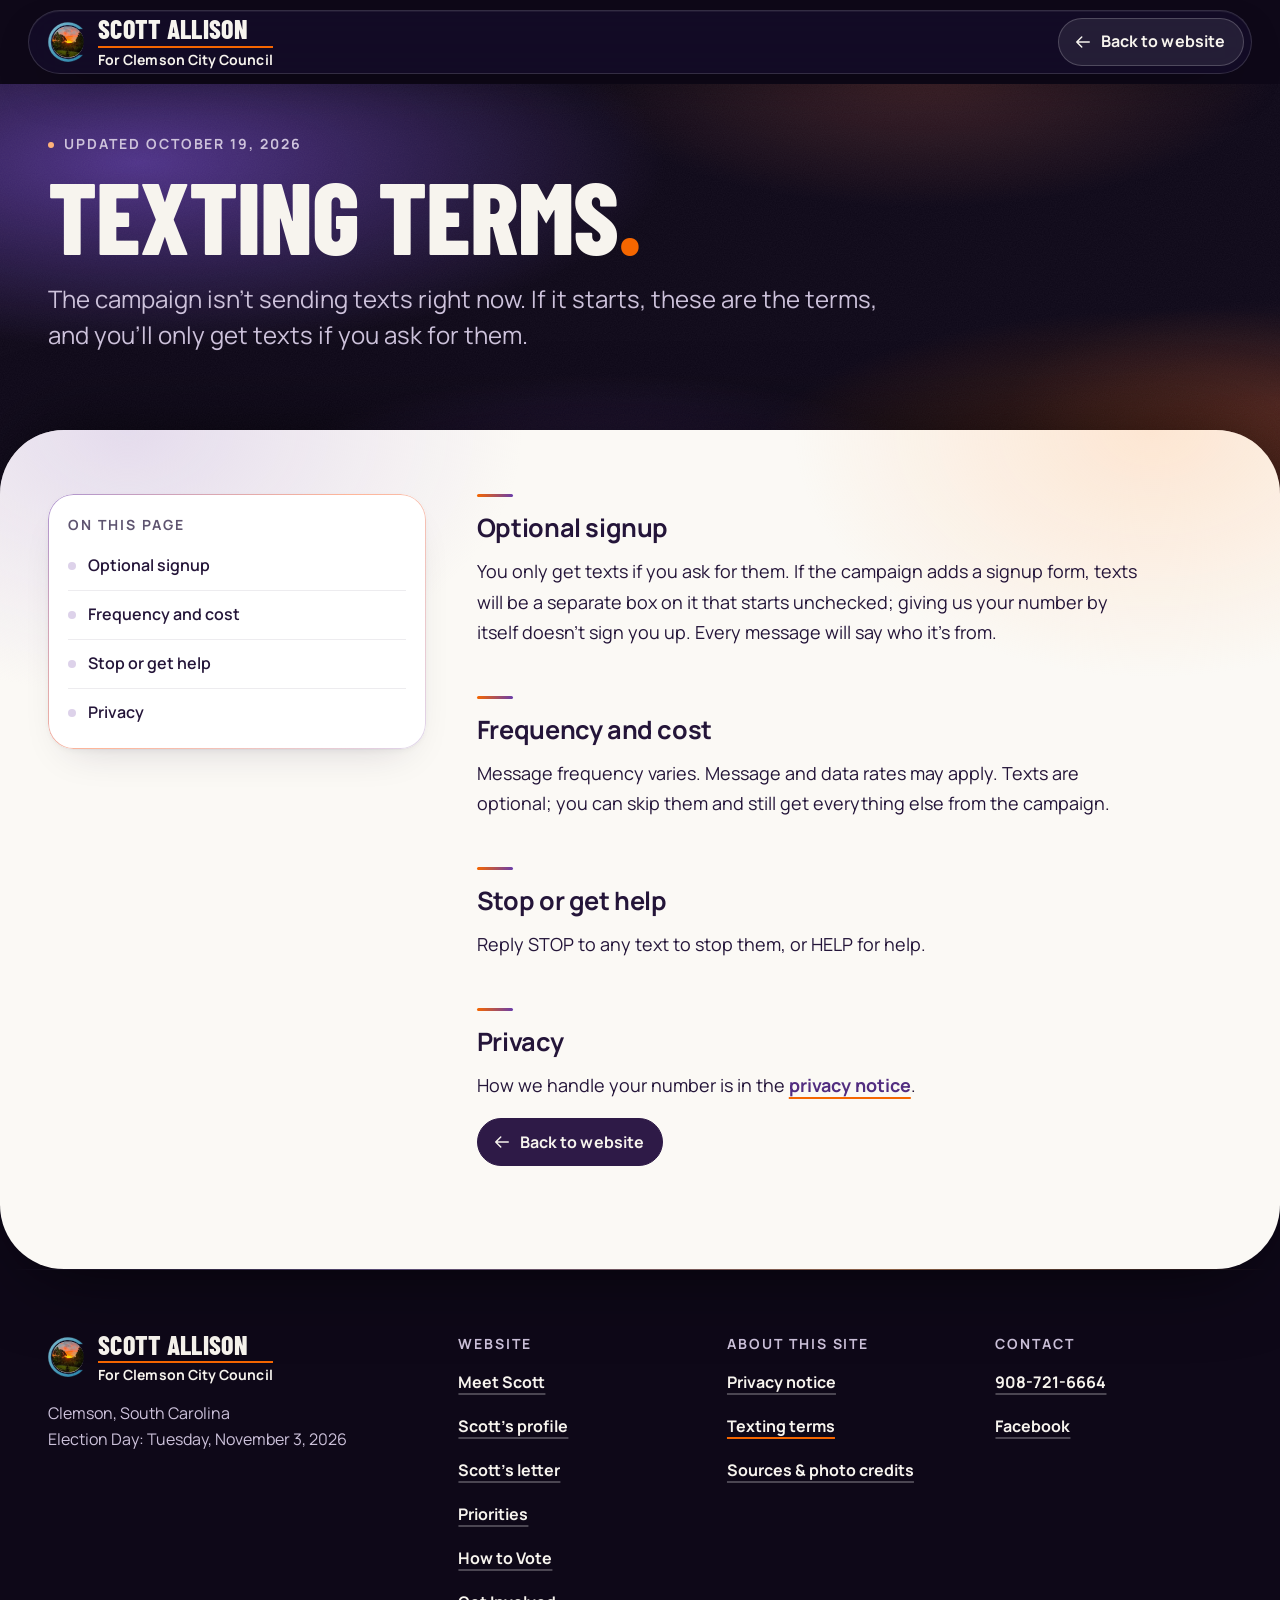
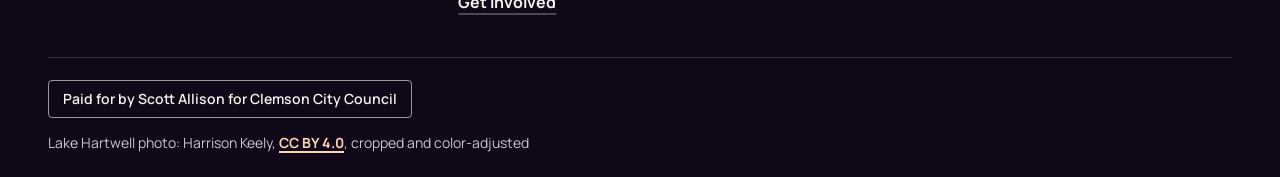
<file: terms.html>
<!doctype html>
<html lang="en">
<head>
  <meta charset="utf-8">
  <meta name="viewport" content="width=device-width, initial-scale=1, viewport-fit=cover">
  <meta name="robots" content="noindex, nofollow">
  <meta name="theme-color" content="#0E0818">
  <meta name="color-scheme" content="light">
  <title>Texting terms | Scott Allison for Clemson City Council</title>
  <link rel="preload" href="assets/barlow-condensed-800.woff2" as="font" type="font/woff2" crossorigin>
  <link rel="stylesheet" href="styles.css">
  <link rel="icon" href="assets/favicon-32.png" sizes="32x32" type="image/png">
  <link rel="icon" href="assets/brand/mark-192.png" sizes="192x192" type="image/png">
  <link rel="apple-touch-icon" href="assets/apple-touch-icon.png">
  <script>document.documentElement.classList.add('js');</script>
  <script src="config.js" defer></script>
  <script src="app.js" defer></script>
</head>
<body class="page">
  <a class="skip-link" href="#main">Skip to content</a>
  <svg class="sprite" aria-hidden="true" focusable="false" xmlns="http://www.w3.org/2000/svg">
    <symbol id="i-arrow-l" viewBox="0 0 24 24"><path d="M19.5 12h-15M10.5 6l-6 6 6 6"/></symbol>
  </svg>


  <header class="site-header doc-header" data-header data-surface="dark">
    <div class="site-header__bar">
      <a class="wordmark" href="index.html" aria-label="Scott Allison for Clemson City Council, website home">
        <img class="wordmark__mark" src="assets/brand/mark.svg" alt="" width="40" height="40" decoding="async">
        <span class="wordmark__text">
          <span class="wordmark__name">Scott Allison</span>
          <span class="wordmark__office">For Clemson City Council</span>
        </span>
      </a>
      <a class="button button--purple doc-back" href="index.html"><svg class="icon" aria-hidden="true"><use href="#i-arrow-l"/></svg><span>Back<span class="doc-back__more"> to website</span></span></a>
    </div>
  </header>

  <main id="main">
    <header class="page-hero" data-surface="dark">
      <div class="aurora" aria-hidden="true"><span class="aurora__a"></span><span class="aurora__b"></span><span class="aurora__grain"></span></div>
      <div class="wrap">
        <p class="eyebrow eyebrow--on-dark"><span class="eyebrow__dot" aria-hidden="true"></span><span>Updated <span class="nowrap">October 19, 2026</span></span></p>
        <h1 class="page-hero__title">Texting terms</h1>
        <p class="page-hero__lede">The campaign isn’t sending texts right now. If it starts, these are the terms, and you’ll only get texts if you ask for&nbsp;them.</p>
      </div>
    </header>

    <div class="canvas canvas--doc" data-surface="light">
    <div class="wrap doc-layout">
      <nav class="doc-toc tile" aria-labelledby="toc-label">
        <p class="doc-toc__label" id="toc-label">On this page</p>
        <ol>
          <li><a href="#signup">Optional signup</a></li>
          <li><a href="#frequency">Frequency and cost</a></li>
          <li><a href="#stop">Stop or get help</a></li>
          <li><a href="#privacy">Privacy</a></li>
        </ol>
      </nav>

      <article class="prose">
        <h2 id="signup">Optional signup</h2>
        <p>You only get texts if you ask for them. If the campaign adds a signup form, texts will be a separate box on it that starts unchecked; giving us your number by itself doesn’t sign you up. Every message will say who it’s from.</p>

        <h2 id="frequency">Frequency and cost</h2>
        <p>Message frequency varies. Message and data rates may apply. Texts are optional; you can skip them and still get everything else from the campaign.</p>

        <h2 id="stop">Stop or get help</h2>
        <p>Reply STOP to any text to stop them, or HELP for help.</p>

        <h2 id="privacy">Privacy</h2>
        <p>How we handle your number is in the <a href="privacy.html">privacy notice</a>.</p>

        <p class="doc-end"><a class="button button--purple doc-back" href="index.html"><svg class="icon" aria-hidden="true"><use href="#i-arrow-l"/></svg><span>Back to website</span></a></p>
      </article>
    </div>
    </div>
  </main>

  <footer class="site-footer" data-surface="dark">
    <div class="wrap">
      <div class="site-footer__grid">
        <div class="site-footer__brand">
          <a class="wordmark" href="index.html" aria-label="Scott Allison for Clemson City Council, website home">
            <img class="wordmark__mark" src="assets/brand/mark.svg" alt="" width="40" height="40" decoding="async">
            <span class="wordmark__text">
              <span class="wordmark__name">Scott Allison</span>
              <span class="wordmark__office">For Clemson City Council</span>
            </span>
          </a>
          <p>Clemson, South Carolina<br>Election Day: Tuesday, <span class="nowrap">November 3, 2026</span></p>
        </div>
        <nav class="site-footer__col" aria-label="Footer">
          <p class="site-footer__head">Website</p>
          <ul class="site-footer__links">
            <li><a href="index.html#meet">Meet Scott</a></li>
            <li><a href="profile.html">Scott’s profile</a></li>
            <li><a href="letter.html">Scott’s letter</a></li>
            <li><a href="index.html#priorities">Priorities</a></li>
            <li><a href="index.html#vote">How to Vote</a></li>
            <li><a href="index.html#join">Get Involved</a></li>
          </ul>
        </nav>
        <div class="site-footer__col">
          <p class="site-footer__head">About this site</p>
          <ul class="site-footer__links">
            <li><a href="privacy.html">Privacy notice</a></li>
            <li><a href="terms.html" aria-current="page">Texting terms</a></li>
            <li><a href="sources.html">Sources &amp; photo credits</a></li>
          </ul>
        </div>
        <div class="site-footer__col">
          <p class="site-footer__head">Contact</p>
          <ul class="site-footer__links">
            <li><a href="tel:+19087216664">908-721-6664</a></li>
            <li><a href="https://www.facebook.com/people/Scott-Allison-for-Clemson-City-Council/61594212573972/" target="_blank" rel="noopener noreferrer">Facebook<span class="sr-only"> (opens in a new tab)</span></a></li>
          </ul>
        </div>
      </div>
      <div class="site-footer__bottom">
        <p class="paid-for"><span class="paid-for__box">Paid for by <span class="paid-for__name">Scott Allison for Clemson City Council</span></span></p>
        <p>Lake Hartwell photo: <span class="nowrap">Harrison Keely</span>, <a class="nowrap" href="https://creativecommons.org/licenses/by/4.0/" target="_blank" rel="noopener noreferrer license">CC BY 4.0<span class="sr-only"> license (opens in a new tab)</span></a>, cropped and color-adjusted</p>
      </div>
    </div>
  </footer>
</body>
</html>
</file>
<file: styles.css>
/* ==========================================================================
   Scott Allison for Clemson City Council: "Aurora Bento"
   The campaign sign on a light ground at the top, a warm cream canvas sheet rising
   out of it (Meet Scott, Priorities, Our City, Voting), and the near-black indigo
   ground with slow aurora light for Get Involved and the footer. Tiles with hairline gradient
   borders, poster-scale condensed type, one adaptive glass header pill, quiet motion.
   Static CSS; app.js adds .js, .motion, .menu-open and the header's data-surface.

   1. Fonts and tokens     6. Cover                  11. Get involved and form
   2. Base                 7. Meet Scott             12. Footer
   3. Layout and tiles     8. Priorities             13. Subpages
   4. Components           9. Our City. Our Council. 14. Motion and utilities
   5. Header and nav      10. Voting bento           15. Media queries and preferences
   ========================================================================== */


/* 1. Fonts and tokens ----------------------------------------------------- */
@font-face { font-family: "Barlow Condensed"; src: url("assets/barlow-condensed-800.woff2") format("woff2"); font-weight: 800; font-style: normal; font-display: swap; }
@font-face { font-family: "Barlow Condensed"; src: url("assets/barlow-condensed-700.woff2") format("woff2"); font-weight: 700; font-style: normal; font-display: swap; }
@font-face { font-family: "Manrope"; src: url("assets/manrope-400.woff2") format("woff2"); font-weight: 400; font-style: normal; font-display: swap; }
@font-face { font-family: "Manrope"; src: url("assets/manrope-600.woff2") format("woff2"); font-weight: 600; font-style: normal; font-display: swap; }
@font-face { font-family: "Manrope"; src: url("assets/manrope-700.woff2") format("woff2"); font-weight: 700; font-style: normal; font-display: swap; }

:root {
  /* Brand palette (provisional, Clemson-inspired). Swap these when the campaign's colors arrive. */
  --purple: #2E1A47;
  --orange: #F56600;
  --regalia: #522D80;
  --paper: #FBF9F5;            /* the cream canvas */

  /* Ground and indigos */
  --ink-950: #0E0818;          /* page ground: near-black indigo */
  --indigo-950: #120823;
  --indigo-900: #1A0F2E;
  --indigo-800: #231540;
  --violet-700: #3B2366;
  --violet-600: #4A2B7A;
  --violet-500: #6A3DAA;
  --violet-400: #8B5FD0;
  --violet-300: #B9A0F2;

  /* Orange, coral, peach and the light tints */
  --coral: #FF7A45;
  --orange-hover: #FF7A1F;
  --orange-active: #EC6200;
  --orange-ink: #A84300;       /* orange as text on light grounds, 6:1 on white */
  --orange-display: #DE5A00;   /* display-size orange punctuation on paper, 3.7:1 */
  --peach-300: #FFB27A;        /* 10:1 on indigo */
  --peach-200: #FFD3B0;        /* 13:1 on indigo */
  --peach-100: #FFE8D6;
  --peach-50: #FFF3EA;
  --lilac-200: #DDD2EA;
  --lilac-100: #EEE8F4;
  --lilac-50: #F5F1F9;
  --sand-50: #FCFAF6;
  --sand-100: #F3EEE6;
  --sand-200: #E6DDD0;
  --white: #FFFFFF;

  /* Roles */
  --ink: #241539;                    /* 16:1 on paper */
  --ink-muted: #5E5470;              /* 6.7:1 on paper, 7:1 on white */
  --ink-on-dark: #F7F4EE;            /* 16:1 on indigo-800, 18:1 on ink-950 */
  --ink-on-dark-muted: #CDC2DB;      /* 9:1 on indigo-800 */
  --line: rgb(36 21 57 / 0.10);
  --line-soft: rgb(36 21 57 / 0.08);
  --line-strong: #7A6E8A;            /* form-field boundary, 4.75:1 on white */
  --line-on-dark: rgb(247 244 238 / 0.16);
  --chip-dark: #140C28;              /* solid dark chips: the dark icon chips and the shelf's draft-caption chips */
  --error: #A3122B;
  --error-bg: #FBECEE;
  --focus: var(--regalia);           /* ring on cream and white: 10:1 */
  --focus-on-dark: var(--peach-300); /* ring on the dark ground and panels: 10:1 */

  /* Gradients. Surfaces that carry text keep every stop within contrast; decoration lives on pseudo-elements. */
  --grad-dark: linear-gradient(160deg, #241541 0%, #160B29 100%);
  --grad-sun: linear-gradient(135deg, #FFA862 0%, #F56600 58%, #FF7A1F 100%);   /* ink text: 6.3:1 at the darkest stop */
  --grad-border: linear-gradient(135deg, rgb(106 61 170 / 0.55), rgb(255 122 69 / 0.55) 48%, rgb(106 61 170 / 0.22));
  --grad-border-dark: linear-gradient(135deg, rgb(255 178 122 / 0.55), rgb(139 95 208 / 0.5) 50%, rgb(255 255 255 / 0.12));
  --grad-border-glass: linear-gradient(135deg, rgb(255 255 255 / 0.3), rgb(255 255 255 / 0.1) 55%, rgb(255 178 122 / 0.34));
  --grad-icon: linear-gradient(135deg, #FFE8D6 0%, #EEE8F4 100%);
  --grad-ring: linear-gradient(150deg, rgb(255 211 176 / 0.95), rgb(245 102 0 / 0.8) 36%, rgb(122 79 211 / 0.75) 72%, rgb(255 255 255 / 0.3));
  --grad-hairline: linear-gradient(90deg, transparent, rgb(185 160 242 / 0.7) 30%, rgb(255 178 122 / 0.8) 70%, transparent);
  --grain: url("data:image/svg+xml,%3Csvg xmlns='http://www.w3.org/2000/svg' width='240' height='240'%3E%3Cfilter id='n'%3E%3CfeTurbulence type='fractalNoise' baseFrequency='0.85' numOctaves='2' stitchTiles='stitch'/%3E%3CfeColorMatrix values='0 0 0 0 1 0 0 0 0 1 0 0 0 0 1 0.6 0 0 0 0'/%3E%3C/filter%3E%3Crect width='100%25' height='100%25' filter='url(%23n)'/%3E%3C/svg%3E");

  /* Type, in three tiers. A: Barlow Condensed caps, only for the nameplate, section heads, the motto, page
     titles, the wordmark and the numerals. B: Manrope 700 in sentence case with tight tracking for every
     card, form and document heading. C: Manrope body at 18px and the 14px tracked eyebrows. */
  --font-display: "Barlow Condensed", "Arial Narrow", "Roboto Condensed", sans-serif;
  --font-text: "Manrope", "Segoe UI", system-ui, -apple-system, sans-serif;
  --fs-14: 0.875rem;   /* floor */
  --fs-15: 0.9375rem;
  --fs-16: 1rem;       /* labels and controls */
  --fs-18: 1.125rem;   /* body */
  --fs-19: 1.1875rem;
  --fs-20: 1.25rem;
  --fs-lead: clamp(1.25rem, 1.1rem + 0.6vw, 1.5rem);
  --fs-h4: clamp(1.375rem, 1.1rem + 0.6vw, 1.75rem);    /* tier B: card, form and document headings */
  --fs-h3: clamp(1.75rem, 1.2rem + 1.4vw, 2.5rem);      /* tier B: the priority titles */
  --fs-h2: clamp(2.75rem, 1.7rem + 4.2vw, 5.25rem);
  --fs-numeral: clamp(4.5rem, 3rem + 6vw, 7.5rem);

  /* Radius scale */
  --r-xs: 8px;
  --r-sm: 12px;
  --r-md: 16px;
  --r-lg: 20px;
  --r-tile: clamp(22px, 2vw, 28px);
  --r-sheet: clamp(32px, 5vw, 64px);
  --r-pill: 999px;

  /* Shadows (soft, layered) */
  --shadow-xs: 0 1px 2px rgb(36 21 57 / 0.06);
  --shadow-sm: 0 1px 2px rgb(36 21 57 / 0.04), 0 8px 20px -12px rgb(36 21 57 / 0.14);
  --shadow-tile: 0 1px 1px rgb(36 21 57 / 0.03), 0 2px 6px rgb(36 21 57 / 0.04), 0 18px 44px -22px rgb(36 21 57 / 0.2);
  --shadow-tile-hover: 0 2px 4px rgb(36 21 57 / 0.04), 0 30px 64px -28px rgb(36 21 57 / 0.32);
  --shadow-dark: 0 1px 2px rgb(0 0 0 / 0.18), 0 24px 56px -28px rgb(0 0 0 / 0.55);
  --shadow-pop: 0 4px 12px rgb(36 21 57 / 0.08), 0 40px 80px -32px rgb(36 21 57 / 0.4);
  --shadow-float: 0 30px 80px -30px rgb(0 0 0 / 0.7), 0 2px 6px rgb(0 0 0 / 0.2);
  --glow-orange: 0 24px 70px -24px rgb(245 102 0 / 0.65), 0 0 120px -30px rgb(245 102 0 / 0.5);

  /* Spacing and layout */
  --wrap: 1200px;
  --gutter: clamp(16px, 4vw, 48px);
  --bento-gap: clamp(10px, 1.4vw, 16px);
  --tile-pad: clamp(20px, 3vw, 36px);
  --panel-inset: clamp(8px, 1.1vw, 16px);
  --section-y: clamp(72px, 8vw, 128px);
  --header-pad: 6px;
  --header-h: 56px;
  --header-total: calc(var(--header-pad) * 2 + var(--header-h));
  --ease: cubic-bezier(0.22, 0.8, 0.24, 1);
  --ease-out: cubic-bezier(0.16, 1, 0.3, 1);
  --ease-spring: cubic-bezier(0.34, 1.4, 0.64, 1);
}


/* 2. Base ------------------------------------------------------------------ */
*, *::before, *::after { box-sizing: border-box; }

html {
  -webkit-text-size-adjust: 100%;
  text-size-adjust: 100%;
  scroll-padding-top: calc(var(--header-total) + 20px);
  scroll-padding-bottom: 12px;
  background: var(--ink-950);
}

body {
  margin: 0;
  min-width: 320px;
  background: var(--ink-950);
  color: var(--ink-on-dark);
  font-family: var(--font-text);
  font-size: var(--fs-18);
  line-height: 1.6;
  font-kerning: normal;
  -webkit-font-smoothing: antialiased;
  overflow-x: clip;
}

h1, h2, h3, h4, p, ul, ol, dl, dd, figure, fieldset, legend { margin: 0; padding: 0; }
ul, ol { list-style: none; }
h1, h2, h3, h4 { text-wrap: balance; }
p, li, dd, figcaption { text-wrap: pretty; }
img, svg, picture { display: block; max-width: 100%; }
img { height: auto; }
a { color: inherit; text-underline-offset: 0.22em; text-decoration-thickness: 1.5px; }
button, input, select, textarea { font: inherit; color: inherit; }
button { cursor: pointer; }
a, button, input, select, label { touch-action: manipulation; -webkit-tap-highlight-color: rgb(245 102 0 / 0.16); }
[hidden] { display: none !important; }
strong, b { font-weight: 700; }
::selection { background: var(--peach-200); color: var(--purple); }

/* Focus rings are drawn outside the element, so each ring color follows the surface around it:
   peach on the dark ground and panels, regalia on cream and white, ink on the orange card. */
:focus-visible { outline: 3px solid var(--focus); outline-offset: 3px; }
/* Grounds: peach on the dark ground, regalia on the cream canvas, peach again inside the dark panels */
body { --focus: var(--focus-on-dark); }
.canvas { --focus: var(--regalia); }
.cover, .priorities, .join, .site-footer, .page-hero { --focus: var(--focus-on-dark); }
/* Controls inside a white surface get a regalia ring on that surface */
.tile, .form-card { --focus: var(--regalia); }
/* Tiles that are themselves links on a dark ground, and dark or glass tiles and pillars: the ring lands on the dark */
.tile--dark, .tile--night, .tile--glass, .pillar, .join .contact-card { --focus: var(--focus-on-dark); }
/* The dark VOTE411 card sits on the cream canvas, so its ring is regalia; the orange card takes an ink ring */
.vote411-card.tile--dark { --focus: var(--regalia); }
.tile--sun { --focus: var(--ink-950); }

.sprite { position: absolute; width: 0; height: 0; overflow: hidden; }
.icon {
  width: 1.25em;
  height: 1.25em;
  flex: none;
  fill: none;
  stroke: currentColor;
  stroke-width: 1.75;
  stroke-linecap: round;
  stroke-linejoin: round;
}


/* 3. Layout, the canvas sheet, panels and tiles -------------------------------- */
.wrap {
  width: 100%;
  max-width: calc(var(--wrap) + 2 * var(--gutter));
  margin-inline: auto;
  padding-inline: max(var(--gutter), env(safe-area-inset-left), env(safe-area-inset-right));
}

.section { position: relative; padding-block: var(--section-y); }

/* The cream canvas: rises out of the cover with large top radii and curves back into the dark ground below */
.canvas {
  position: relative;
  z-index: 1;
  margin-top: calc(-1 * var(--r-sheet));
  border-radius: var(--r-sheet);
  background: var(--paper);
  color: var(--ink);
  isolation: isolate;
  box-shadow: 0 -24px 80px -30px rgb(0 0 0 / 0.6), 0 30px 80px -30px rgb(0 0 0 / 0.6);
}
/* A soft lilac and peach light along the top of the sheet (decorative, on a pseudo-element) */
.canvas::before {
  content: "";
  position: absolute;
  inset: 0 0 auto;
  z-index: -1;
  height: min(70vh, 720px);
  border-radius: inherit;
  background:
    radial-gradient(44% 60% at 10% 0%, rgb(221 210 234 / 0.75), rgb(221 210 234 / 0) 70%),
    radial-gradient(40% 56% at 90% 0%, rgb(255 211 176 / 0.5), rgb(255 211 176 / 0) 70%);
  pointer-events: none;
}

/* Rounded dark panel inside the canvas, with its own slow aurora and grain */
.section-panel {
  position: relative;
  margin-inline: var(--panel-inset);
  padding-block: var(--section-y);
  border-radius: var(--r-tile);
  background: var(--grad-dark);
  color: var(--ink-on-dark);
  isolation: isolate;
  overflow: clip;
  contain: paint;
  box-shadow: var(--shadow-dark);
}

/* Aurora: two broad soft light fields and a grain layer, scoped to the section they sit in
   (the section has contain: paint). Decoration on siblings, never on an element that holds text. */
.aurora { position: absolute; inset: 0; z-index: -1; overflow: hidden; pointer-events: none; }
.aurora__a, .aurora__b { position: absolute; inset: -20%; background-repeat: no-repeat; }
.aurora__a {
  background:
    radial-gradient(42% 46% at 22% 28%, rgb(122 79 211 / 0.6), transparent 70%),
    radial-gradient(28% 34% at 66% 12%, rgb(255 125 92 / 0.2), transparent 70%);
}
.aurora__b {
  background:
    radial-gradient(34% 38% at 80% 80%, rgb(245 102 0 / 0.26), transparent 70%),
    radial-gradient(22% 26% at 86% 70%, rgb(255 125 92 / 0.14), transparent 70%),
    radial-gradient(30% 36% at 48% 90%, rgb(82 45 128 / 0.55), transparent 70%);
}
.aurora__grain { position: absolute; inset: 0; background: var(--grain); background-size: 240px 240px; opacity: 0.07; mix-blend-mode: screen; }
.aurora--panel .aurora__a {
  background:
    radial-gradient(40% 40% at 8% 10%, rgb(122 79 211 / 0.5), transparent 70%),
    radial-gradient(30% 36% at 92% 94%, rgb(245 102 0 / 0.26), transparent 70%);
}
.aurora--panel .aurora__b { background: radial-gradient(34% 30% at 60% 50%, rgb(82 45 128 / 0.4), transparent 70%); }

.bento { display: grid; gap: var(--bento-gap); }

/* Tile: white surface, hairline gradient border (a masked pseudo-element), soft layered shadow */
.tile {
  position: relative;
  isolation: isolate;
  min-width: 0;
  border-radius: var(--r-tile);
  background: var(--white);
  color: var(--ink);
  box-shadow: var(--shadow-tile);
}
.tile::before {
  content: "";
  position: absolute;
  inset: 0;
  z-index: -1;
  padding: 1px;
  border-radius: inherit;
  background: var(--grad-border);
  -webkit-mask: linear-gradient(#000 0 0) content-box, linear-gradient(#000 0 0);
  -webkit-mask-composite: xor;
  mask: linear-gradient(#000 0 0) content-box, linear-gradient(#000 0 0);
  mask-composite: exclude;
  pointer-events: none;
}
.tile--dark { background: var(--grad-dark); color: var(--ink-on-dark); box-shadow: var(--shadow-dark); }
.tile--dark::before { background: var(--grad-border-dark); }
.tile--dark::after {
  content: "";
  position: absolute;
  inset: 0;
  z-index: -1;
  border-radius: inherit;
  background:
    radial-gradient(70% 70% at 100% 0%, rgb(139 95 208 / 0.28), rgb(139 95 208 / 0) 70%),
    radial-gradient(50% 50% at 0% 100%, rgb(245 102 0 / 0.14), rgb(245 102 0 / 0) 70%);
  pointer-events: none;
}
/* Dark glass on the aurora: a translucent indigo fill (no blur needed over soft light), hairline, inner highlight */
.tile--night {
  background: rgb(16 9 32 / 0.52);
  color: var(--ink-on-dark);
  box-shadow: inset 0 1px 0 rgb(255 255 255 / 0.07), 0 24px 60px -30px rgb(0 0 0 / 0.7);
}
.tile--night::before { background: var(--grad-border-glass); }
/* The brightest object on the page: the orange Election Day card, ink type on an orange gradient */
.tile--sun { background: var(--grad-sun); color: var(--ink-950); box-shadow: var(--glow-orange), inset 0 1px 0 rgb(255 255 255 / 0.45); }
.tile--sun::before { background: linear-gradient(135deg, rgb(255 255 255 / 0.6), rgb(255 255 255 / 0.12)); }
.tile--glass { background: rgb(255 255 255 / 0.06); color: var(--ink-on-dark); box-shadow: none; }
.tile--glass::before { background: var(--grad-border-glass); }
.tile--photo { overflow: clip; background: var(--indigo-900); box-shadow: var(--shadow-tile); }

.tile__eyebrow {
  display: flex;
  align-items: center;
  gap: 8px;
  color: var(--ink-muted);
  font-size: var(--fs-14);
  font-weight: 700;
  letter-spacing: 0.12em;
  line-height: 1.3;
  text-transform: uppercase;
}
.tile__eyebrow .icon { width: 18px; height: 18px; color: var(--orange-ink); stroke-width: 2; }
.tile--dark .tile__eyebrow, .tile--night .tile__eyebrow { color: var(--peach-200); }
.tile--dark .tile__eyebrow .icon, .tile--night .tile__eyebrow .icon { color: var(--peach-300); }
.tile--sun .tile__eyebrow, .tile--sun .tile__eyebrow .icon { color: var(--ink-950); }
.tile__big {
  color: var(--purple);
  font-family: var(--font-display);
  font-size: clamp(1.625rem, 1.2rem + 1.6vw, 2.5rem);
  font-weight: 800;
  line-height: 0.98;
  letter-spacing: 0.002em;
  text-transform: uppercase;
  text-wrap: balance;
}
.tile--night .tile__big { color: var(--ink-on-dark); }
.tile__value { font-size: var(--fs-18); font-weight: 700; line-height: 1.3; }
.tile__sub { color: var(--ink-muted); font-size: var(--fs-16); font-weight: 600; line-height: 1.45; }
.tile--dark .tile__sub, .tile--night .tile__sub { color: var(--ink-on-dark-muted); }


/* 4. Components ------------------------------------------------------------ */

/* Skip link (lands on the dark ground at the top of the page) */
.skip-link {
  position: absolute;
  left: 16px;
  top: -120px;
  z-index: 100;
  display: inline-flex;
  align-items: center;
  min-height: 48px;
  padding: 0 22px;
  border-radius: var(--r-pill);
  background: var(--orange);
  color: var(--ink-950);
  font-size: var(--fs-16);
  font-weight: 700;
  text-decoration: none;
}
.skip-link:focus { top: 12px; }
.skip-link:focus-visible { outline: 3px solid var(--peach-300); outline-offset: 3px; box-shadow: 0 0 0 9px var(--ink-950); }

/* Eyebrow: dot, label, an optional short rule between two labels.
   The dot and rule sit on the first line's centre, and a label is never wider than the line minus the
   dot, so a long label wraps inside itself instead of leaving the dot alone on a line. */
.eyebrow {
  display: flex;
  flex-wrap: wrap;
  align-items: flex-start;
  gap: 6px 10px;
  color: var(--ink-muted);
  font-size: var(--fs-14);
  font-weight: 700;
  letter-spacing: 0.14em;
  line-height: 1.35;
  text-transform: uppercase;
}
.eyebrow > span:not(.eyebrow__dot, .eyebrow__sep) { max-width: calc(100% - 18px); }
.eyebrow__dot { flex: none; width: 6px; height: 6px; margin-top: calc(0.675em - 3px); border-radius: 50%; background: var(--regalia); }
.eyebrow__sep { flex: none; width: 22px; height: 1px; margin-top: calc(0.675em - 0.5px); background: currentColor; opacity: 0.45; }
.eyebrow--on-dark { color: var(--ink-on-dark-muted); }
.eyebrow--on-dark .eyebrow__dot { background: var(--peach-300); }

/* Running head: uppercase label with a hairline that fades out (no dot: orange is kept for the few hot spots) */
.section-label {
  display: flex;
  align-items: center;
  gap: 14px;
  margin-bottom: clamp(24px, 3vw, 40px);
  color: var(--ink-muted);
  font-size: var(--fs-14);
  font-weight: 700;
  letter-spacing: 0.14em;
  line-height: 1.3;
  text-transform: uppercase;
}
.section-label::after { content: ""; flex: 1; height: 1px; background: linear-gradient(90deg, var(--line), rgb(36 21 57 / 0)); }
.section-label--on-dark { color: var(--ink-on-dark-muted); }
.section-label--on-dark::after { background: linear-gradient(90deg, var(--line-on-dark), rgb(247 244 238 / 0)); }

/* Display heading (type tier A): poster type with an accent on the key word. Section heads carry no full stop;
   the stop belongs to the nameplate, the motto and the page titles. */
.h2 {
  font-family: var(--font-display);
  /* The vw cap only bites at large reader text sizes on narrow phones, where "INFORMATION" would overflow */
  font-size: min(var(--fs-h2), 19vw);
  font-weight: 800;
  line-height: 0.92;
  letter-spacing: -0.006em;
  text-transform: uppercase;
}
.h2__accent { color: var(--regalia); }
.priorities .h2__accent, .join .h2__accent { color: var(--peach-200); }

/* Section intro: heading + standfirst */
.section-intro { display: grid; gap: 18px; margin-bottom: clamp(32px, 4vw, 56px); }
.section-intro__lede { max-width: 36ch; color: var(--ink-muted); font-size: var(--fs-lead); line-height: 1.5; }
.priorities .section-intro__lede, .join .section-intro__lede { color: var(--ink-on-dark-muted); }

.source-note { max-width: 62ch; color: var(--ink-muted); font-size: var(--fs-14); line-height: 1.55; }

/* Buttons: pills, orange with dark text and an arrow chip, glass on the dark ground, dark on the orange card */
.button {
  position: relative;
  display: inline-flex;
  align-items: center;
  justify-content: center;
  gap: 12px;
  min-height: 52px;
  padding: 0 24px;
  border: 1.5px solid transparent;
  border-radius: var(--r-pill);
  font-family: var(--font-text);
  font-size: var(--fs-16);
  font-weight: 700;
  line-height: 1.2;
  letter-spacing: 0.005em;
  text-align: center;
  text-decoration: none;
  white-space: nowrap;
  transition: background-color 0.2s var(--ease), color 0.2s var(--ease), border-color 0.2s var(--ease), box-shadow 0.25s var(--ease), translate 0.2s var(--ease);
}
.button .icon { width: 20px; height: 20px; transition: transform 0.2s var(--ease); }
.button--lg { min-height: 56px; padding: 0 26px; font-size: 1.0625rem; }
.button--block { display: flex; width: 100%; white-space: normal; }

.button--orange { background: var(--orange); color: var(--purple); box-shadow: 0 1px 2px rgb(168 67 0 / 0.25), 0 12px 28px -12px rgb(245 102 0 / 0.75); }
.button--orange:hover { background: var(--orange-hover); box-shadow: 0 1px 2px rgb(168 67 0 / 0.25), 0 16px 32px -12px rgb(245 102 0 / 0.85); translate: 0 -1px; }
.button--purple { background: var(--purple); color: var(--ink-on-dark); }
.button--purple:hover { background: var(--regalia); }
.button--dark { background: var(--ink-950); color: var(--ink-on-dark); box-shadow: 0 16px 36px -16px rgb(14 8 24 / 0.6); }
.button--dark:hover { background: var(--indigo-800); }
.button--glass {
  border-color: rgb(255 255 255 / 0.26);
  background: rgb(255 255 255 / 0.08);
  color: var(--ink-on-dark);
  -webkit-backdrop-filter: blur(12px);
  backdrop-filter: blur(12px);
}
.button--glass:hover { border-color: rgb(255 255 255 / 0.5); background: rgb(255 255 255 / 0.14); }
.button--glass:hover .icon { transform: translateY(2px); }
/* Outline pill for the light ground (the cover's second button): purple line and text, a faint purple fill on hover */
.button--outline { border-color: var(--purple); background: transparent; color: var(--purple); }
.button--outline:hover { background: rgb(46 26 71 / 0.07); }
.button--outline:hover .icon { transform: translateY(2px); }

/* Pressed states */
.button:active { translate: 0 1px; box-shadow: none; }
.button--orange:active { background: var(--orange-active); }
.button--purple:active { background: var(--violet-700); }
.button--dark:active { background: var(--indigo-900); }
.button--glass:active { background: rgb(255 255 255 / 0.2); }
.button--outline:active { background: rgb(46 26 71 / 0.14); }

.button__chip {
  display: grid;
  place-items: center;
  flex: none;
  width: 34px;
  height: 34px;
  margin-right: -12px;
  border-radius: 50%;
  background: var(--purple);
  color: var(--peach-300);
}
.button__chip .icon { width: 18px; height: 18px; stroke-width: 2; }
.button--lg .button__chip { width: 38px; height: 38px; margin-right: -14px; }
.button--dark .button__chip { background: var(--orange); color: var(--ink-950); }
.button:hover .button__chip .icon { transform: translateX(2px); }
.button:disabled { cursor: progress; opacity: 0.7; }

/* Text link with arrow (44px tap height from padding) */
.link-arrow {
  display: inline-block;
  padding-block: 10px;
  color: var(--regalia);
  font-size: var(--fs-16);
  font-weight: 700;
  line-height: 1.5;
  text-decoration: underline;
  text-decoration-color: rgb(245 102 0 / 0.7);
  text-decoration-thickness: 2px;
  text-underline-offset: 6px;
  text-wrap: balance;
  transition: color 0.2s var(--ease), text-decoration-color 0.2s var(--ease);
}
.link-arrow .icon { display: inline-block; width: 18px; height: 18px; margin-left: 4px; vertical-align: -3px; transition: transform 0.2s var(--ease); }
.link-arrow:focus-visible { border-radius: var(--r-xs); }
.link-arrow:hover { color: var(--purple); text-decoration-color: var(--orange); }
.link-arrow:active { color: var(--violet-700); }
.link-arrow:hover .icon { transform: translate(2px, -2px); }
.link-line { padding-block: 10px; font-size: var(--fs-16); line-height: 1.5; text-wrap: balance; }
.link-line > .link-arrow { display: inline; padding-block: 12px; }
.tile--dark .link-arrow { color: var(--ink-on-dark); text-decoration-color: var(--peach-300); }
.tile--dark .link-arrow:hover { color: var(--peach-200); }

/* Icon chips, one spec: a 52px square at a 16px radius around a 24px icon at the 1.75 stroke. Light (peach-to-lilac
   tint, hairline, orange-ink icon) on white tiles; dark (a solid --chip-dark fill, faint inner hairline, peach icon)
   where the chip is the mark of a card: the Questions card and the contact cards. The pillars use the glass variant
   of the same chip (section 8). */
.icon-chip {
  display: grid;
  place-items: center;
  flex: none;
  width: 52px;
  height: 52px;
  border-radius: var(--r-md);
  background: var(--grad-icon);
  box-shadow: inset 0 0 0 1px var(--line);
  color: var(--orange-ink);
}
.icon-chip .icon { width: 24px; height: 24px; stroke-width: 1.75; }
.icon-chip--dark { background: var(--chip-dark); box-shadow: inset 0 0 0 1px rgb(255 255 255 / 0.14); color: var(--peach-300); }

/* Wordmark: name over an orange rule and the office */
.wordmark {
  display: inline-flex;
  align-items: center;
  gap: 10px;
  min-height: 44px;
  border-radius: 10px;
  color: inherit;
  text-decoration: none;
  line-height: 1;
}
/* The campaign mark (the blue C around the sunset, cut from the banner) beside the name */
.wordmark__mark { flex: none; width: 40px; height: 40px; }
.wordmark__text { display: flex; flex-direction: column; align-items: flex-start; min-width: 0; }
.wordmark__name {
  font-family: var(--font-display);
  font-size: 1.375rem;
  font-weight: 800;
  line-height: 0.9;
  letter-spacing: 0.012em;
  text-transform: uppercase;
  white-space: nowrap;
}
.wordmark__office {
  align-self: stretch;
  margin-top: 4px;
  padding-top: 4px;
  border-top: 2px solid var(--orange);
  font-size: var(--fs-14);
  font-weight: 700;
  letter-spacing: 0.005em;
  white-space: nowrap;
}
.site-header .wordmark__name, .site-header .wordmark__office { white-space: normal; }


/* 5. Header and navigation ----------------------------------------------------- */
.preview-note { color: var(--ink-on-dark-muted); font-size: var(--fs-14); line-height: 1.35; }
.preview-note__inner { display: flex; align-items: center; justify-content: center; gap: 4px 16px; min-height: 44px; }
.preview-note p { display: flex; align-items: center; gap: 8px; }
.preview-note strong { color: var(--ink-on-dark); white-space: nowrap; }
.preview-note__dot { flex: none; width: 8px; height: 8px; border-radius: 50%; background: var(--orange); }
.preview-note__more { display: none; margin-left: -8px; }
.preview-note__extra { display: none; }
.preview-note__sep { margin-inline: 0.25em; white-space: pre; }
.preview-note a {
  display: inline-flex;
  align-items: center;
  min-height: 44px;
  color: var(--peach-200);
  font-weight: 700;
  text-decoration: underline;
  text-decoration-color: rgb(255 178 122 / 0.6);
  text-decoration-thickness: 2px;
  text-underline-offset: 5px;
  white-space: nowrap;
}

/* One sticky glass pill that adapts to the surface under it. The header band lets clicks through;
   only the pill is interactive. data-surface is "dark" by default (also without JS) and app.js
   switches it to "light" over the cream canvas. */
.site-header {
  --pill-bg: rgb(20 12 40 / 0.84);
  --pill-fg: var(--ink-on-dark);
  --pill-fg-soft: var(--ink-on-dark-muted);
  --pill-line: rgb(255 255 255 / 0.14);
  --pill-hairline: 0;
  --pill-shadow: 0 1px 0 rgb(255 255 255 / 0.06) inset, 0 20px 50px -24px rgb(0 0 0 / 0.7);
  --pill-hover: rgb(255 255 255 / 0.08);
  --pill-press: rgb(255 255 255 / 0.16);
  --pill-mark: rgb(255 255 255 / 0.12);
  --pill-mark-line: rgb(255 255 255 / 0.1);
  --ctl-bg: rgb(255 255 255 / 0.08);
  --ctl-bg-hover: rgb(255 255 255 / 0.14);
  --ctl-fg: var(--ink-on-dark);
  --ctl-line: rgb(255 255 255 / 0.2);
  --focus: var(--peach-300);
  position: sticky;
  top: 0;
  z-index: 50;
  padding: var(--header-pad) max(var(--panel-inset), env(safe-area-inset-right)) var(--header-pad) max(var(--panel-inset), env(safe-area-inset-left));
  pointer-events: none;
}
.site-header[data-surface="light"] {
  --pill-bg: rgb(255 255 255 / 0.84);
  --pill-fg: var(--ink);
  --pill-fg-soft: var(--ink-muted);
  --pill-line: rgb(36 21 57 / 0);
  --pill-hairline: 1;
  --pill-shadow: 0 1px 2px rgb(36 21 57 / 0.06), 0 16px 40px -18px rgb(36 21 57 / 0.4);
  --pill-hover: rgb(46 26 71 / 0.06);
  --pill-press: rgb(255 232 214 / 0.9);
  --pill-mark: rgb(46 26 71 / 0.07);
  --pill-mark-line: rgb(46 26 71 / 0.09);
  --ctl-bg: var(--purple);
  --ctl-bg-hover: var(--regalia);
  --ctl-fg: var(--ink-on-dark);
  --ctl-line: var(--purple);
  --focus: var(--regalia);
}
.site-header__bar {
  position: relative;
  display: flex;
  align-items: center;
  justify-content: space-between;
  gap: 12px;
  max-width: calc(var(--wrap) + 40px);
  /* The pill keeps its height at the default text size and grows with a larger one (3px block padding:
     a 48px control plus the 1px borders is exactly 56px on phones) */
  height: auto;
  min-height: var(--header-h);
  margin-inline: auto;
  padding: 3px calc((var(--header-h) - 50px) / 2) 3px 18px;
  border: 1px solid var(--pill-line);
  border-radius: var(--r-pill);
  background-color: var(--pill-bg);
  color: var(--pill-fg);
  box-shadow: var(--pill-shadow);
  -webkit-backdrop-filter: blur(18px) saturate(1.4);
  backdrop-filter: blur(18px) saturate(1.4);
  pointer-events: auto;
  /* The fill, border and shadow fade between surfaces; the text color swaps at once, so labels never pass through grey */
  transition: background-color 0.35s var(--ease), border-color 0.35s var(--ease), box-shadow 0.35s var(--ease);
}
/* The violet-to-coral hairline that separates the white pill from the cream canvas */
.site-header__bar::before {
  content: "";
  position: absolute;
  inset: -1px;
  z-index: -1;
  padding: 1px;
  border-radius: inherit;
  background: linear-gradient(135deg, rgb(106 61 170 / 0.6), rgb(255 122 69 / 0.6) 50%, rgb(106 61 170 / 0.35));
  -webkit-mask: linear-gradient(#000 0 0) content-box, linear-gradient(#000 0 0);
  -webkit-mask-composite: xor;
  mask: linear-gradient(#000 0 0) content-box, linear-gradient(#000 0 0);
  mask-composite: exclude;
  opacity: var(--pill-hairline);
  transition: opacity 0.35s var(--ease);
  pointer-events: none;
}
.site-header.is-scrolled .site-header__bar { --pill-shadow: 0 1px 0 rgb(255 255 255 / 0.06) inset, 0 24px 60px -24px rgb(0 0 0 / 0.85); }
.site-header.is-scrolled[data-surface="light"] .site-header__bar { --pill-shadow: 0 1px 2px rgb(36 21 57 / 0.06), 0 20px 48px -18px rgb(36 21 57 / 0.5); }
.site-header .wordmark { color: var(--pill-fg); }

/* Menu toggle (only with JS) and the subpages' back button share the pill's control colors */
.menu-toggle {
  display: none;
  align-items: center;
  gap: 10px;
  min-height: 48px;
  padding: 0 16px 0 18px;
  border: 1px solid var(--ctl-line);
  border-radius: var(--r-pill);
  background: var(--ctl-bg);
  color: var(--ctl-fg);
  font-size: var(--fs-16);
  font-weight: 700;
  transition: background-color 0.25s var(--ease), border-color 0.25s var(--ease);
}
/* The pill's controls keep their size at any text size; the wordmark is the part that gives way */
.menu-toggle, .header-cta, .doc-back { flex: none; }
.site-header__bar > :focus-visible { outline-offset: 1px; }
@media (max-width: 899.98px) {
  .site-header__bar > .header-cta:focus-visible,
  .site-header__bar > .menu-toggle:focus-visible,
  .site-header__bar > .doc-back:focus-visible { outline-offset: -1px; }
  .site-header__bar > .menu-toggle:focus-visible { box-shadow: inset 0 0 0 4px var(--pill-bg); }
  .site-header__bar > .doc-back:focus-visible { box-shadow: inset 0 0 0 2.5px var(--pill-bg); }
}
.menu-toggle:hover { background: var(--ctl-bg-hover); }
.menu-toggle:active { transform: scale(0.97); }
.menu-toggle__icon { position: relative; width: 18px; height: 12px; }
.menu-toggle__icon span { position: absolute; left: 0; right: 0; height: 2px; border-radius: 2px; background: currentColor; transition: transform 0.25s var(--ease), top 0.25s var(--ease); }
.menu-toggle__icon span:first-child { top: 1px; }
.menu-toggle__icon span:last-child { top: 9px; }
.menu-toggle[aria-expanded="true"] .menu-toggle__icon span:first-child { top: 5px; transform: rotate(45deg); }
.menu-toggle[aria-expanded="true"] .menu-toggle__icon span:last-child { top: 5px; transform: rotate(-45deg); }

/* Desktop navigation: links on a rail; a sliding pill marks the current section (app.js sets --pill-x / --pill-w) */
.site-nav { display: flex; align-items: center; gap: 8px; }
.site-nav__rail { position: relative; }
.site-nav__list { position: relative; display: flex; align-items: center; gap: 2px; }
.site-nav__pill {
  position: absolute;
  top: 50%;
  left: 0;
  height: 44px;
  width: var(--pill-w, 0px);
  border-radius: var(--r-pill);
  background: var(--pill-mark);
  box-shadow: inset 0 0 0 1px var(--pill-mark-line);
  opacity: 0;
  transform: translate(var(--pill-x, 0px), -50%);
  transition: transform 0.4s var(--ease-out), width 0.4s var(--ease-out), opacity 0.25s var(--ease), background-color 0.35s var(--ease);
  pointer-events: none;
}
.site-nav__rail.has-active .site-nav__pill { opacity: 1; }
.site-nav__link {
  position: relative;
  display: inline-flex;
  align-items: center;
  gap: 8px;
  min-height: 46px;
  padding: 0 16px;
  border-radius: var(--r-pill);
  color: var(--pill-fg);
  font-size: var(--fs-16);
  font-weight: 600;
  text-decoration: none;
  transition: background-color 0.2s var(--ease);
}
.site-nav__link:hover { background: var(--pill-hover); }
.site-nav__link:active { background: var(--pill-press); }
/* The orange dot marks the current section on its own when the sliding pill is absent (no JS, no motion) */
.site-nav__link::before {
  content: "";
  width: 6px;
  height: 6px;
  margin-left: -2px;
  border-radius: 50%;
  background: var(--orange);
  opacity: 0;
  transform: scale(0.4);
  transition: opacity 0.25s var(--ease), transform 0.3s var(--ease);
}
.site-nav__link.is-active::before { opacity: 1; transform: none; }
.site-nav__link.is-active { font-weight: 700; }
.site-nav__cta { min-height: 46px; padding: 0 18px 0 22px; }
.site-nav__cta .button__chip { width: 32px; height: 32px; margin-right: -10px; }

.header-cta { display: none; }
.site-nav__aside { display: none; }

/* Scrim behind the open phone menu */
.site-header::before {
  content: "";
  position: fixed;
  inset: 0;
  z-index: -1;
  background: rgb(8 4 16 / 0.6);
  opacity: 0;
  visibility: hidden;
  pointer-events: none;
  transition: opacity 0.25s var(--ease), visibility 0s linear 0.25s;
}
.menu-open .site-header::before { opacity: 1; visibility: visible; pointer-events: auto; transition: opacity 0.25s var(--ease); }
html.menu-open { overflow: hidden; }


/* 6. Cover -------------------------------------------------------------------- */
/* The campaign sign on a light ground: white light in the middle fading to the warm sand at the edges (the sign's
   own vignette, in the site's cream); the cream canvas sheet rises out of it below the fact bar. */
.cover {
  position: relative;
  isolation: isolate;
  overflow: clip;
  contain: paint;
  padding-block: clamp(16px, 2.4vw, 32px) calc(clamp(40px, 6vw, 80px) + var(--r-sheet));
  background: radial-gradient(90% 85% at 50% 34%, var(--white) 0%, var(--paper) 48%, var(--sand-100) 100%);
  color: var(--ink);
  scroll-margin-top: 100vh;
}
.cover__grid { display: grid; grid-template-columns: minmax(0, 3fr) minmax(0, 2fr); gap: var(--bento-gap); }
/* Below 1000px both wrappers dissolve, so on tablets the portrait sits in the fact bento beside Election Day
   (phones: one column, see Media queries; from 1000px the facts are one instrument bar) */
.cover__top, .cover__facts { display: contents; }
.cover__copy { grid-column: 1 / -1; display: flex; flex-direction: column; align-items: flex-start; gap: 18px; min-width: 0; padding-block: clamp(10px, 3vw, 28px) clamp(10px, 2.4vw, 20px); }
.cover__portrait { grid-column: 1; grid-row: 2 / span 2; }
.fact--day { grid-column: 2; grid-row: 2; }
.fact--polls { grid-column: 2; grid-row: 3; }
.fact--ballot, .fact--early { grid-column: 1 / -1; }

.cover__eyebrow { container: cover-eyebrow / inline-size; width: 100%; gap: 8px 12px; }
.cover__place { display: none; }
/* When the two labels no longer fit on one line (larger reader text sizes), they stack and the rule
   between them is dropped, so it never dangles at the end of the first line. 38em is the one-line width. */
@media (min-width: 600px) and (min-height: 501px) {
  @container cover-eyebrow (max-width: 38em) {
    .cover__eyebrow .eyebrow__sep { display: none; }
    .cover__eyebrow .eyebrow__sep + span { flex-basis: 100%; }
  }
}
/* The sign is the heading: the campaign banner (the blue C around the sunset photo, "Our City Our Council", "Vote
   Scott Allison") rebuilt as an SVG by tools/brand-build.py: a vector C, the photo in a circle, the banner's own
   lettering cleaned up at 2x. From 600px it is the one banner, at most 800px wide (from 1000px its height follows
   the screen, see Media queries); phones get the stacked cut, the mark over the slogan, up to 340px wide. The
   office line follows it in the display face. */
.hero__title { display: block; width: 100%; }
.sign { display: block; width: 100%; max-width: 800px; }
.sign__img { display: block; width: 100%; height: auto; aspect-ratio: 1099 / 619; }
@media (max-width: 599.98px) {
  .sign { max-width: 340px; }
  .sign__img { aspect-ratio: 700 / 998; }
}
.hero__office {
  display: block;
  margin-top: 16px;
  color: var(--purple);
  font-family: var(--font-display);
  font-size: clamp(1.625rem, 1.15rem + 1.9vw, 2.5rem);
  font-weight: 700;
  line-height: 1;
  letter-spacing: 0.006em;
  text-transform: uppercase;
}
.hero__actions { display: flex; flex-wrap: wrap; align-items: center; gap: 12px; width: 100%; margin-top: 10px; }
.hero__btn-short { display: none; }

/* Why Scott, in one line */
.hero__lede { max-width: 50ch; color: var(--ink-muted); font-size: clamp(1.0625rem, 1rem + 0.35vw, 1.3125rem); line-height: 1.45; }

/* The phone's date line (a white card under the sign): Election Day and the polls in one place. Shown below 600px
   only; tablets and desktops carry the same facts in the fact tiles. */
.cover__when {
  display: none;
  gap: 12px;
  align-items: flex-start;
  width: 100%;
  padding: 10px 16px 10px 14px;
  border: 1px solid var(--line);
  border-radius: 20px;
  background: var(--white);
  box-shadow: var(--shadow-sm);
  font-size: var(--fs-16);
  line-height: 1.35;
}
.cover__when strong { display: block; font-weight: 700; }
.cover__when-hours { display: block; color: var(--ink-muted); font-weight: 600; }
.cover__when-dot { flex: none; width: 10px; height: 10px; margin-top: 6px; border-radius: 50%; background: var(--orange); }

/* The campaign number beside the buttons (600px and up), a 44px target. No indent of its own: the row's 12px gap
   spaces it from the buttons, so when it wraps it starts flush left under them at any width or text size. */
.hero__call { display: none; color: var(--ink-muted); font-size: var(--fs-16); }
.hero__call a {
  display: inline-flex;
  align-items: center;
  min-height: 44px;
  color: var(--regalia);
  font-weight: 700;
  text-decoration: underline;
  text-decoration-color: rgb(245 102 0 / 0.5);
  text-decoration-thickness: 2px;
  text-underline-offset: 5px;
  white-space: nowrap;
}
.hero__call a:hover { text-decoration-color: var(--orange); }

/* Ring-framed portrait: a thin peach-orange-violet ring around a rounded frame; the image fills the frame */
.portrait { position: relative; display: grid; min-width: 0; min-height: 0; margin: 0; }
.portrait__ring {
  display: grid;
  padding: 3px;
  border-radius: calc(var(--r-tile) + 3px);
  background: var(--grad-ring);
  box-shadow: 0 30px 70px -30px rgb(36 21 57 / 0.55), 0 2px 6px rgb(36 21 57 / 0.08);
}
.portrait__frame { position: relative; min-height: 240px; overflow: hidden; border-radius: var(--r-tile); background: var(--indigo-800); box-shadow: inset 0 0 0 1px rgb(255 255 255 / 0.1); }
.portrait__frame img { position: absolute; inset: 0; width: 100%; height: 100%; object-fit: cover; object-position: 47% 10%; filter: saturate(0.82) contrast(1.05); }
/* A light grade only, never the likeness: the garden's green and magenta calm down, a warm aurora light falls
   from the top right and the foot of the frame settles into the indigo (soft-light, decorative) */
.portrait__frame::after {
  content: "";
  position: absolute;
  inset: 0;
  z-index: 1;
  border-radius: inherit;
  background:
    linear-gradient(180deg, transparent 55%, rgb(20 12 40 / 0.5)),
    radial-gradient(90% 60% at 85% 0%, rgb(255 168 98 / 0.22), transparent 70%);
  mix-blend-mode: soft-light;
  pointer-events: none;
}

/* Fact tiles: solid dark on the light ground (the translucent night glass was made for the aurora) */
.cover .tile--night { background: var(--grad-dark); box-shadow: var(--shadow-dark); }
.cover .tile--night::before { background: var(--grad-border-dark); }
.fact { display: flex; flex-direction: column; justify-content: space-between; gap: 12px; padding: clamp(18px, 2.4vw, 30px) clamp(16px, 2.2vw, 30px); }
.fact--day { gap: 6px; container-type: inline-size; }
.fact__numeral { display: flex; align-items: baseline; gap: 10px; margin: 6px 0 2px; font-family: var(--font-display); font-weight: 800; line-height: 0.82; text-transform: uppercase; }
.fact__month { color: var(--peach-200); font-size: clamp(1.5rem, 1.1rem + 1.4vw, 2.25rem); font-weight: 700; letter-spacing: 0.06em; }
.fact__dayno { font-size: var(--fs-numeral); letter-spacing: -0.03em; }
.fact--day .tile__value { color: var(--ink-on-dark); }
@container (max-width: 172px) {
  .fact__numeral { flex-direction: column; align-items: flex-start; gap: 4px; }
  .fact--day .tile__value { font-size: var(--fs-15); }
}
.fact--polls .tile__big, .fact--ballot .tile__big { margin-top: 4px; font-size: clamp(1.375rem, 0.9rem + 1.3vw, 2.25rem); }
.fact--early { container-type: inline-size; text-decoration: none; transition: translate 0.3s var(--ease), box-shadow 0.3s var(--ease), background-color 0.3s var(--ease); }
/* In a narrow tile the arrow chip drops under the line instead of squeezing it */
@container (max-width: 236px) {
  .fact__cta { flex-direction: column; align-items: flex-start; gap: 10px; }
  .fact__cta-chip { align-self: flex-end; }
}
.cover .fact--early:hover { translate: 0 -3px; background: var(--indigo-800); box-shadow: var(--shadow-dark); }
.fact--early .tile__big { margin-top: 2px; }
.fact__cta { display: flex; align-items: center; justify-content: space-between; gap: 12px; margin-top: 4px; color: var(--ink-on-dark); font-weight: 700; }
.fact__cta-text { text-decoration: underline; text-decoration-color: rgb(255 178 122 / 0.55); text-decoration-thickness: 2px; text-underline-offset: 5px; }
.fact__cta-chip { display: grid; place-items: center; flex: none; width: 44px; height: 44px; border-radius: 50%; background: var(--ink-on-dark); color: var(--purple); box-shadow: 0 10px 24px -12px rgb(0 0 0 / 0.6); transition: transform 0.3s var(--ease); }
.fact__cta-chip .icon { width: 20px; height: 20px; stroke-width: 2; }
.fact--early:hover .fact__cta-chip { transform: translateX(3px); }
.fact--early:hover .fact__cta-text { text-decoration-color: var(--peach-300); }


/* 7. Meet Scott -------------------------------------------------------------- */
.meet { padding-top: calc(var(--section-y) * 0.8); }
.meet__grid { display: grid; gap: clamp(40px, 5vw, 56px); }
.meet__intro { display: grid; align-content: start; gap: 24px; min-width: 0; }
.meet__bio { max-width: 36ch; font-size: clamp(1.3125rem, 1.15rem + 0.55vw, 1.5rem); font-weight: 600; line-height: 1.45; letter-spacing: -0.008em; }
/* Scott's narrative: the large lead paragraph, then the rest at body size, so the longer story keeps one voice */
.meet__story { display: grid; gap: 16px; }
.meet__links { display: grid; gap: 12px; }
.meet__text { max-width: 52ch; font-size: var(--fs-18); line-height: 1.65; }
.source-note a { color: var(--regalia); font-weight: 700; text-decoration-color: var(--orange); }
.source-note a:hover { color: var(--purple); }

.stats { display: grid; grid-template-columns: 1fr 1fr; gap: var(--bento-gap); margin-top: 4px; }
.stat { display: flex; flex-direction: column; gap: 10px; padding: 24px 22px 22px; }
.stat__value {
  display: flex;
  align-items: baseline;
  gap: 8px;
  color: var(--purple);
  font-family: var(--font-display);
  font-size: clamp(3.25rem, 2.6rem + 2.2vw, 4.75rem);
  font-weight: 800;
  line-height: 0.85;
  letter-spacing: -0.02em;
  font-variant-numeric: tabular-nums;
}
.stat__unit { color: var(--regalia); font-size: 1.375rem; font-weight: 700; letter-spacing: 0.04em; text-transform: uppercase; }
.stat__label { color: var(--ink-muted); font-size: var(--fs-16); line-height: 1.45; text-wrap: balance; }

.vote411-card {
  display: flex;
  align-items: center;
  justify-content: space-between;
  gap: 20px;
  padding: 24px 22px 24px 26px;
  text-decoration: none;
  transition: translate 0.25s var(--ease), box-shadow 0.25s var(--ease);
}
.vote411-card:hover { translate: 0 -3px; box-shadow: var(--shadow-pop); }
.vote411-card__text { display: grid; gap: 6px; min-width: 0; }
/* A word too long for the line (only at large reader text sizes) is hyphenated where the browser can */
.vote411-card__title { overflow-wrap: break-word; hyphens: auto; }
.vote411-card__kicker { color: var(--peach-300); font-size: var(--fs-14); font-weight: 700; letter-spacing: 0.12em; line-height: 1.3; text-transform: uppercase; }
.vote411-card__title { font-size: var(--fs-h4); font-weight: 700; line-height: 1.15; letter-spacing: -0.015em; text-wrap: balance; }
.vote411-card__foot { color: var(--ink-on-dark-muted); font-size: var(--fs-16); font-weight: 600; }
.vote411-card__chip { display: grid; place-items: center; flex: none; width: 52px; height: 52px; border-radius: 50%; background: var(--ink-on-dark); color: var(--purple); transition: transform 0.25s var(--ease); }
.vote411-card__chip .icon { width: 24px; height: 24px; stroke-width: 2; }
.vote411-card:hover .vote411-card__chip { transform: translate(2px, -2px); }
.vote411-card:active { scale: 0.99; }

/* Photo gallery: four fixed-ratio slots, laid out by the gallery's own width (the photo layout: one lead, three
   smaller). Until the first photo arrives it is the photo shelf below; on the live site the empty parts never show. */
.gallery { container: gallery / inline-size; min-width: 0; }
.gallery__grid { display: grid; grid-template-columns: 1fr 1fr; gap: 20px var(--bento-gap); align-items: start; }
.photo-slot { --ratio: 1 / 1; position: relative; display: grid; gap: 10px; min-width: 0; }
.photo-slot--lead { --ratio: 3 / 2; grid-column: 1 / -1; }
.photo-slot--wide { --ratio: 21 / 9; grid-column: 1 / -1; }
@container gallery (min-width: 470px) {
  .gallery__grid { grid-template-columns: repeat(3, minmax(0, 1fr)); }
  .photo-slot:not(.photo-slot--lead) { --ratio: 4 / 5; grid-column: auto; }
}
@media (max-width: 999.98px) {
  @container gallery (min-width: 470px) {
    .photo-slot--lead { --ratio: 16 / 9; }
    .photo-slot:not(.photo-slot--lead) { --ratio: 1 / 1; }
  }
}
@container gallery (max-width: 319.98px) {
  .photo-slot:not(.photo-slot--lead):not(.photo-slot--wide):not(.photo-slot--span) { --ratio: 4 / 5; }
}
@supports (grid-template-rows: subgrid) {
  .gallery__grid { row-gap: 0; align-items: stretch; }
  .photo-slot { grid-row: span 3; grid-template-rows: subgrid; row-gap: 0; margin-top: 20px; }
  .photo-slot:first-child { margin-top: 0; }
  .photo-slot__frame, .photo-slot > img, .photo-slot > picture { margin-bottom: 10px; }
  .photo-slot__caption { grid-row: 2 / span 2; grid-template-rows: subgrid; row-gap: 0; }
  .photo-slot__caption > * { align-self: start; }
  .photo-slot__draft { margin-top: 2px; }
}
.photo-slot__frame, .photo-slot > img, .photo-slot > picture { width: 100%; height: auto; aspect-ratio: var(--ratio); border-radius: var(--r-tile); }
.photo-slot > img { object-fit: cover; background: var(--sand-100); box-shadow: var(--shadow-tile); }
/* A photo arrives as <picture> (AVIF with a JPEG fallback): the picture is the frame, the image fills it, and where a
   slot's other ratios crop the photo further (1:1 on tablets and phones, the early-voting photo beside the lead)
   object-position keeps
   the faces. The focal points belong to the photos exported by tools/gallery-build.py. */
.photo-slot > picture { display: block; overflow: hidden; background: var(--sand-100); box-shadow: var(--shadow-tile); }
.photo-slot > picture > img { display: block; width: 100%; height: 100%; object-fit: cover; }
.photo-slot--family > picture > img { object-position: 50% 42%; }
.photo-slot--couple > picture > img { object-position: 50% 38%; }
.photo-slot--walhalla > picture > img { object-position: 50% 40%; }
.photo-slot--night > picture > img { object-position: 50% 55%; }
.photo-slot--gameday > picture > img, .photo-slot--tailgate > picture > img { object-position: 50% 40%; }
.photo-slot--crew > picture > img { object-position: 55% 45%; }
.photo-slot--grandkids > picture > img { object-position: 50% 75%; }
.photo-slot--vote > picture > img { object-position: 55% 65%; }
/* The landscapes and the early-voting photo. Where the tiles run two across (phones, and the aside between 1000 and
   about 1090px wide) the crew photo runs full width at 3:2 like the sign, and the eight portraits pair up. Where the
   tiles run three across, the sign spans two columns with the early-voting photo beside it: that picture has no ratio
   of its own there, it stretches to the row the sign sets (its image is taken out of the flow so it never adds
   height) and fills it, a portrait of about 3:4 beside the 3:2 sign, about 6:7 beside the tablets' 16:9. The crew
   tile spans two columns as a landscape as tall as the row beside it (tiles at 4:5: (2w + 12px) / 1.25w; at 1:1:
   (2w + 12px) / w). Without subgrid the early-voting tile keeps the tiles' ratio. */
.gallery__grid > .photo-slot--span { grid-column: 1 / -1; --ratio: 3 / 2; }
@container gallery (min-width: 470px) {
  .gallery__grid > .photo-slot--lead { grid-column: span 2; }
  .gallery__grid > .photo-slot--span { grid-column: span 2; --ratio: 1.645; }
}
@media (max-width: 999.98px) {
  @container gallery (min-width: 470px) {
    .gallery__grid > .photo-slot--span { --ratio: 2.05; }
  }
}
@supports (grid-template-rows: subgrid) {
  @container gallery (min-width: 470px) {
    .photo-slot--vote { margin-top: 0; }
    .photo-slot--vote > picture { position: relative; aspect-ratio: auto; align-self: stretch; }
    .photo-slot--vote > picture > img { position: absolute; inset: 0; }
  }
}
.photo-slot:has(> img, > picture) .photo-slot__frame { display: none; }
.photo-slot__frame {
  position: relative;
  display: grid;
  place-items: center;
  overflow: hidden;
  background: linear-gradient(150deg, #F7F3EC, #EFE9F3);
  box-shadow: inset 0 0 0 1px rgb(36 21 57 / 0.1), var(--shadow-sm);
}
.photo-slot__frame { container-type: inline-size; }
.photo-slot__frame > img { position: absolute; inset: 0; z-index: 1; width: 100%; height: 100%; object-fit: cover; }
.photo-slot__frame:has(img) .photo-slot__placeholder { display: none; }
.photo-slot__caption { display: grid; justify-items: start; gap: 2px; padding-inline: 4px; }
.photo-slot__text { color: var(--ink); font-size: var(--fs-15); font-weight: 600; line-height: 1.35; }
.photo-slot__draft { display: block; color: var(--orange-ink); font-size: var(--fs-14); font-weight: 700; line-height: 1.4; text-wrap: balance; }

/* The photo shelf (no photo in any slot yet): a one-line note, then four equal 16:10 dark frames in one row, so the
   empty slots take one calm band instead of a screen of placeholders. Each frame is the dark gradient with a violet
   light top left, a little warmth bottom right and a faint grain; its draft-caption tag becomes a solid chip in the
   top-left corner and a small glass camera glyph sits in the middle (only where the chip fits on one line). No subgrid
   here: the frames are equal and lead each cell, so captions of different lengths never misalign them. */
.gallery__note { margin-bottom: 12px; color: var(--ink-muted); font-size: var(--fs-14); line-height: 1.5; }
.gallery:has(img) .gallery__note { display: none; }
.gallery:not(:has(img)) .gallery__grid { grid-template-columns: repeat(4, minmax(0, 1fr)); gap: 16px 10px; align-items: start; }
.gallery:not(:has(img)) .gallery__grid > .photo-slot { --ratio: 16 / 10; grid-column: auto; grid-row: auto; grid-template-rows: none; row-gap: 8px; margin-top: 0; }
/* Under 680px (phones, small tablets) four in a row would be too small for their chips, so the row scrolls sideways
   instead: each frame about three quarters of the column (at most 300px), the next one peeking in, snapping to the
   page gutter. The row runs out to the screen edges (it bleeds through the gutter) and keeps room for the frames'
   shadow. The frames show at once here (no scroll reveal: the ones off to the side would wait for a swipe). app.js
   makes the row focusable while it scrolls, so the keyboard can scroll it too. The step is in rem (42.5rem = 680px
   at the default text size), so at a larger text size the row keeps scrolling with frames wide enough for the
   bigger chips instead of squeezing four in a row. */
@container gallery (max-width: 42.4987rem) {
  .gallery:not(:has(img)) .gallery__grid {
    --bleed: max(var(--gutter), env(safe-area-inset-left), env(safe-area-inset-right));
    grid-template-columns: none;
    grid-auto-flow: column;
    grid-auto-columns: min(76%, 300px);
    gap: 10px;
    margin: -4px calc(-1 * var(--bleed)) -14px;
    padding: 4px var(--bleed) 14px;
    overflow-x: auto;
    overscroll-behavior-x: contain;
    scroll-snap-type: x mandatory;
    scroll-padding-inline: var(--bleed);
    scrollbar-width: thin;
    scrollbar-color: rgb(46 26 71 / 0.28) transparent;
  }
  .gallery:not(:has(img)) .gallery__grid > .photo-slot { scroll-snap-align: start; }
  .motion .gallery:not(:has(img)) .photo-slot[data-reveal] { opacity: 1; transform: none; transition: none; }
  .gallery:not(:has(img)) .gallery__grid:focus-visible { outline-offset: -3px; }
}
.gallery:not(:has(img)) .photo-slot__frame { margin-bottom: 0; }
.photo-slot:not(:has(img)) .photo-slot__frame {
  background:
    radial-gradient(70% 90% at 15% 10%, rgb(122 79 211 / 0.55), transparent 70%),
    radial-gradient(60% 80% at 95% 100%, rgb(245 102 0 / 0.22), transparent 70%),
    var(--grad-dark);
  box-shadow: inset 0 0 0 1px rgb(255 255 255 / 0.08), var(--shadow-sm);
}
/* On phone-sized frames the warm corner stays a hint (stronger, it reads as a smudge on a small frame) */
@media (max-width: 599.98px) {
  .photo-slot:not(:has(img)) .photo-slot__frame {
    background:
      radial-gradient(70% 90% at 15% 10%, rgb(122 79 211 / 0.55), transparent 70%),
      radial-gradient(60% 80% at 95% 100%, rgb(245 102 0 / 0.14), transparent 70%),
      var(--grad-dark);
  }
}
.photo-slot:not(:has(img)) .photo-slot__frame::after { content: ""; position: absolute; inset: 0; background: var(--grain); background-size: 240px 240px; opacity: 0.06; pointer-events: none; }
.photo-slot__placeholder { display: grid; place-items: center; max-width: 100%; padding: 16px; }
.photo-slot__glyph { width: 44px; height: 44px; padding: 11px; border: 1px solid rgb(255 255 255 / 0.16); border-radius: 50%; background: rgb(255 255 255 / 0.08); color: var(--peach-300); stroke-width: 1.75; }
.photo-slot__soon { display: none; }
/* The glyph steps aside where the chip needs two lines (a frame under 16rem: 256px at the default text size, wider
   at a larger one, as the chip grows with the text), so the two never meet */
@container (max-width: 15.9987rem) {
  .photo-slot__glyph { display: none; }
}
/* The chip is the caption's tag lifted onto the frame (the figure is its containing block, the frame its first
   child). A 13px radius keeps one line a pill and lets a narrow frame's two or three lines read as a rounded label. */
.photo-slot:not(:has(img)) .photo-slot__draft {
  position: absolute;
  top: 8px;
  left: 8px;
  z-index: 1;
  max-width: calc(100% - 16px);
  margin: 0;
  padding: 4px 9px;
  border-radius: 13px;
  background: var(--chip-dark);
  color: var(--peach-200);
  font-size: var(--fs-14);
  line-height: 1.3;
}

/* Launch safety net: on the live site (config.preview false: app.js adds html.is-live) a slot without a photo is never
   shown, and a gallery without any photo is not shown at all */
.is-live .photo-slot:not(:has(img)), .is-live .gallery:not(:has(img)) { display: none; }


/* 8. Priorities: four identical dark-glass pillars on the deep panel ---------------- */
.pillars { display: grid; gap: var(--bento-gap); }
.pillar {
  position: relative;
  isolation: isolate;
  display: flex;
  flex-direction: column;
  align-items: flex-start;
  gap: 16px;
  min-width: 0;
  padding: clamp(24px, 3.2vw, 40px) clamp(22px, 3vw, 40px) clamp(22px, 3vw, 36px);
  border-radius: var(--r-tile);
  background: transparent;
  color: var(--ink-on-dark);
  overflow: clip;
  box-shadow: inset 0 1px 0 rgb(255 255 255 / 0.08), var(--shadow-dark);
}
/* The glass hairline (a masked pseudo-element) */
.pillar::before {
  content: "";
  position: absolute;
  inset: 0;
  z-index: -1;
  padding: 1px;
  border-radius: inherit;
  background: var(--grad-border-glass);
  -webkit-mask: linear-gradient(#000 0 0) content-box, linear-gradient(#000 0 0);
  -webkit-mask-composite: xor;
  mask: linear-gradient(#000 0 0) content-box, linear-gradient(#000 0 0);
  mask-composite: exclude;
  pointer-events: none;
}
/* The glass fill: a thin white veil with a faint warm light in the top corner, brighter on hover. It stays on the
   pseudo-element, so the pillar itself has no fill and the readability check measures the panel under the text. */
.pillar::after {
  content: "";
  position: absolute;
  inset: 0;
  z-index: -1;
  border-radius: inherit;
  background:
    radial-gradient(60% 50% at 100% 0%, rgb(255 178 122 / 0.14), transparent 70%),
    linear-gradient(180deg, rgb(255 255 255 / 0.07), rgb(255 255 255 / 0.03));
  opacity: 0.85;
  transition: opacity 0.4s var(--ease);
  pointer-events: none;
}
.pillar:hover::after, .pillar:focus-within::after { opacity: 1; }
/* Cursor glow: a soft peach-and-violet disc that app.js moves with the pointer (transform only; fine pointers; off
   under reduced motion). Where it passes, the summary brightens to the full on-dark ink, so it keeps 4.5:1 even over
   the panel's warmest corner. Nothing lifts, tilts or scales: the four stay identical at rest and on hover. */
.pillar__glow {
  position: absolute;
  left: 0;
  top: 0;
  z-index: -1;
  width: 480px;
  height: 480px;
  margin: -240px 0 0 -240px;
  border-radius: 50%;
  background: radial-gradient(closest-side, rgb(255 178 122 / 0.35), rgb(139 95 208 / 0.25) 48%, transparent);
  opacity: 0;
  transform: translate(var(--gx, 50%), var(--gy, 50%));
  transition: opacity 0.4s var(--ease);
  pointer-events: none;
}
.pillar.has-glow:hover .pillar__glow, .pillar.has-glow:focus-within .pillar__glow { opacity: 1; }
.pillar.has-glow:hover .pillar__text { color: var(--ink-on-dark); }
/* The glass icon chip: the icon-chip spec (16px radius, 1.75 stroke) at 64px with a 30px icon */
.pillar__icon {
  display: grid;
  place-items: center;
  flex: none;
  width: 64px;
  height: 64px;
  border-radius: var(--r-md);
  background: rgb(255 255 255 / 0.08);
  box-shadow: inset 0 0 0 1px rgb(255 255 255 / 0.16);
  color: var(--peach-300);
}
.pillar__icon .icon { width: 30px; height: 30px; stroke-width: 1.75; }
.pillar__title {
  margin-top: 6px;
  font-size: var(--fs-h3);
  font-weight: 700;
  line-height: 1.08;
  letter-spacing: -0.022em;
  /* Safety net only: a word too long for a whole line of its column (never at the text sizes checked) breaks
     instead of running past the card's edge. No hyphens: auto, which would also split words that fit. */
  overflow-wrap: break-word;
}
.pillar__text { max-width: 42ch; color: var(--ink-on-dark-muted); font-size: var(--fs-18); line-height: 1.55; text-wrap: balance; transition: color 0.3s var(--ease); }

/* The pillar steps are set in em (16px each at the default text size: 23.4375em = 375px, 37.5em = 600px,
   47.5em = 760px), so a reader's larger text size moves them too: at 24px text the 2x2 matrix starts at 562px and a
   phone keeps the one column, where "collaboration" fits whole. A 2x2 matrix from 23.4375em. Where subgrid is
   supported each pair shares its rows, so both summaries start level whatever wraps; without it each pillar stays a
   flex column (or the header-row grid below). */
@media (min-width: 23.4375em) {
  .pillars { grid-template-columns: 1fr 1fr; }
}
@supports (grid-template-rows: subgrid) {
  @media (min-width: 23.4375em) {
    .pillars { grid-template-rows: repeat(2, auto auto 1fr); }
    .pillar { display: grid; grid-row: span 3; grid-template-rows: subgrid; row-gap: 16px; align-content: start; }
  }
}
/* Phones (375-599px at the default size): the same matrix, compact, the chip on a row of its own (the column is too
   narrow to share). 10px gaps, a 40px chip, a 17px title and a 15px summary, so "collaboration" fits the column whole
   and the four fit about one screen. Each title sits right under its chip in both cards of a pair (the pair's
   longer title sets the shared title row), so the chip-to-title spacing is the same in all four and a one-line
   title's slack falls before its summary, where the summaries line up. */
@media (min-width: 23.4375em) and (max-width: 37.4987em) {
  .pillars { gap: 10px; }
  .pillar { row-gap: 10px; padding: 16px 14px 18px; border-radius: 20px; }
  .pillar__icon { width: 40px; height: 40px; border-radius: var(--r-sm); }
  .pillar__icon .icon { width: 22px; height: 22px; }
  .pillar__title { margin-top: 2px; font-size: 1.0625rem; line-height: 1.2; letter-spacing: -0.01em; align-self: start; }
  .pillar__text { font-size: var(--fs-15); line-height: 1.45; text-wrap: pretty; }
}
/* Under 23.4375em: one compact column, the chip beside the title (no row of its own) and the summary under both */
@media (max-width: 23.4362em) {
  .pillars { gap: 10px; }
  .pillar { display: grid; grid-template-columns: 40px minmax(0, 1fr); align-items: center; gap: 10px 12px; padding: 16px 16px 18px; border-radius: 20px; }
  .pillar__icon { width: 40px; height: 40px; border-radius: var(--r-sm); }
  .pillar__icon .icon { width: 22px; height: 22px; }
  .pillar__title { margin-top: 0; font-size: 1.125rem; line-height: 1.2; letter-spacing: -0.01em; }
  .pillar__text { grid-column: 1 / -1; font-size: var(--fs-15); line-height: 1.45; text-wrap: pretty; }
}
/* From 37.5em (600px) the chip sits beside the title in one header row, so no gap opens under a chip when a title
   takes one line and its neighbour two, and the cards are shorter. The pair still shares its rows by subgrid (header,
   summary): chips and titles centre on the same line, summaries start level. The title keeps at least 159px beside
   the 48px chip at 600px and 206px beside the 64px chip at 760px ("collaboration" is 132px and 185px there). */
@media (min-width: 37.5em) {
  .pillar { display: grid; grid-template-columns: 64px minmax(0, 1fr); align-items: center; column-gap: 20px; row-gap: 20px; }
  .pillar__title { margin-top: 0; }
  .pillar__text { grid-column: 1 / -1; align-self: start; }
}
@supports (grid-template-rows: subgrid) {
  @media (min-width: 37.5em) {
    .pillars { grid-template-rows: repeat(2, auto 1fr); }
    .pillar { grid-row: span 2; }
    .pillar__title { align-self: center; }
  }
}
/* Small tablets and landscape phones (600-759px at the default size): a middle step between the compact matrix and
   the full cards, so the titles keep their weight over the summaries: a 48px chip, a 21px title and a 16px summary */
@media (min-width: 37.5em) and (max-width: 47.4987em) {
  .pillar { grid-template-columns: 48px minmax(0, 1fr); column-gap: 16px; row-gap: 14px; padding: 20px 20px 22px; border-radius: 22px; }
  .pillar__icon { width: 48px; height: 48px; border-radius: 14px; }
  .pillar__icon .icon { width: 24px; height: 24px; }
  .pillar__title { font-size: 1.3125rem; line-height: 1.18; letter-spacing: -0.015em; }
  .pillar__text { font-size: var(--fs-16); line-height: 1.5; text-wrap: pretty; }
}

/* One shared, honestly labelled link to the full answers under the four (never one per pillar) */
.pillars__more { display: grid; justify-items: center; gap: 10px; margin-top: 28px; text-align: center; }
.pillars__note { color: var(--ink-on-dark-muted); font-size: var(--fs-14); line-height: 1.5; }
/* Its arrow points up and out (a new tab), so it moves that way on hover (the glass button's default nudge is down) */
.pillars__link:hover .icon { transform: translate(2px, -2px); }
/* Phones: a full-width row button (the label wraps to two lines on most phones, so it starts at the left and the
   arrow closes the row on the right), the note under it on the same left edge */
@media (max-width: 599.98px) {
  .pillars__more { justify-items: stretch; text-align: left; }
  .pillars__more .button { justify-content: space-between; width: 100%; min-height: 48px; padding: 10px 20px 10px 22px; white-space: normal; text-align: left; text-wrap: balance; }
  .pillars__note { padding-inline: 4px; }
}


/* 9. Our City. Our Council. ---------------------------------------------------- */
/* The cinematic band: the lake photo fills a rounded panel the width of the canvas (inset like the priorities
   panel), the line sits bottom left on dark scrims (pseudo-elements over the photo, so every glyph keeps 4.5:1 on
   the worst pixel under it), cream over peach with the orange stops. The band is a dark surface (data-surface), so
   the header pill turns dark over it. */
.motto { position: relative; padding-block: var(--section-y) 0; }
/* The band's height: about three quarters of the screen on laptops and desktops, but never taller than 64% of the
   screen width (portrait tablets and desktops would otherwise get a tall slab of flat sky), and never taller than a
   short screen under the header (laptops at 720px, phones turned sideways). Phones and tablets get their own range below. */
.motto__band {
  position: relative;
  isolation: isolate;
  display: grid;
  align-items: end;
  min-height: min(clamp(440px, min(78svh, 64vw), 860px), calc(100svh - var(--header-total) - 24px));
  margin-inline: var(--panel-inset);
  border-radius: var(--r-tile);
  overflow: clip;
  background: var(--ink-950);
  color: var(--ink-on-dark);
  box-shadow: var(--shadow-dark);
}
.motto__media, .motto__media img { position: absolute; inset: 0; z-index: -1; width: 100%; height: 100%; }
/* The crop. Phones (the band is taller than the photo's 1.58 ratio, so the cover fit trims the sides): 70% across
   keeps the bright right-hand glow and the clouds in frame. Tablets: a little right of centre. From 1000px the band
   is limited by its width (the fit trims the top and bottom), and 95% down lifts the treeline above the text block,
   so the glow sits in the clear sky over the line instead of under it. From 2000px the photo is far taller than the
   band (its height stops at 860px), and 75% keeps the horizon just above the line rather than at the band's top. */
.motto__media img { object-fit: cover; object-position: 70% 50%; }
@media (min-width: 600px) { .motto__media img { object-position: 60% 62%; } }
@media (min-width: 1000px) { .motto__media img { object-position: 50% 95%; } }
@media (min-width: 2000px) { .motto__media img { object-position: 50% 75%; } }
/* Portrait screens: the band is taller than the photo's ratio, so the cover fit would show the photo's full height,
   about half of it flat grey sky. The picture is drawn 20% taller than the band and anchored to its foot, a gentle
   zoom toward the treeline and the glow that trims the top of the sky (the band clips it). */
@media (orientation: portrait) {
  .motto__media { inset: auto 0 0; height: 120%; }
}
/* The band's scrim: deep at the foot, where the line sits on the water, clear by 55%, so the glow keeps its colour */
.motto__band::after {
  content: "";
  position: absolute;
  inset: 0;
  z-index: 0;
  background: linear-gradient(0deg, rgb(14 8 24 / 0.85) 0%, rgb(14 8 24 / 0.5) 30%, transparent 55%);
  pointer-events: none;
}
/* --motto-fs is the line's size: by the column (19cqi), capped at 10rem, and by the screen height too (24svh), so a
   phone turned sideways keeps the photo around the two lines instead of filling the screen with them. The scrim below
   is measured in it, so it follows the line's length. */
.motto__text { --motto-fs: min(clamp(2.75rem, 19cqi, 10rem), 24svh); container-type: inline-size; position: relative; z-index: 1; display: grid; gap: 18px; min-width: 0; padding-block: var(--tile-pad); }
/* From 1000px the line sits a little higher, as a lower third rather than on the band's floor (the band's min-height
   is taller than its content, so the band itself keeps its height) */
@media (min-width: 1000px) {
  .motto__text { padding-bottom: clamp(48px, 5vw, 88px); }
}
/* The text scrim, at every size: tied to the text block, so it follows the eyebrow and the line wherever the crop, the
   screen height or a larger reader text size puts them (over the glow above the treeline, on some screens). Ink from
   the band's left edge, solid under the eyebrow and the first line (4.4 times the line's size, or 24rem for the
   eyebrow, whichever is longer), then easing to nothing over twice the line's size (an S-curve, so no edge shows), so
   the glow to the right of the line keeps its colour; feathered over 112px above the eyebrow (a mask, so the two fades
   multiply). Where the line fills the column (phones, larger text) the scrim runs past the band's edge, which clips it.
   Sampled with the text hidden, every glyph keeps 6.7:1 or more on the worst photo pixel under it. */
.motto__text::before {
  content: "";
  position: absolute;
  z-index: -1;
  top: -112px;
  bottom: 0;
  left: calc(50% - 50vw);
  width: calc(50vw - 50% + var(--gutter) + max(4.4 * var(--motto-fs), 24rem) + 2 * var(--motto-fs));
  background: linear-gradient(90deg, rgb(14 8 24 / 0.62) 0%, rgb(14 8 24 / 0.55) calc(100% - 2 * var(--motto-fs)), rgb(14 8 24 / 0.46) calc(100% - 1.5 * var(--motto-fs)), rgb(14 8 24 / 0.28) calc(100% - var(--motto-fs)), rgb(14 8 24 / 0.09) calc(100% - 0.5 * var(--motto-fs)), rgb(14 8 24 / 0) 100%);
  -webkit-mask-image: linear-gradient(180deg, transparent 0, rgb(0 0 0 / 0.3) 40px, rgb(0 0 0 / 0.75) 80px, #000 112px);
  mask-image: linear-gradient(180deg, transparent 0, rgb(0 0 0 / 0.3) 40px, rgb(0 0 0 / 0.75) 80px, #000 112px);
  pointer-events: none;
}
.motto__line {
  display: grid;
  color: var(--ink-on-dark);
  font-family: var(--font-display);
  font-size: var(--motto-fs);
  font-weight: 800;
  line-height: 0.88;
  letter-spacing: -0.008em;
  text-transform: uppercase;
}
/* On the photo the eyebrow is cream rather than the muted lilac of the flat dark panels (its dot stays peach): over
   the brightest glow a larger reader text size can lift it to, it keeps 4.5:1 with the same scrim */
.motto .eyebrow--on-dark { color: var(--ink-on-dark); }
.motto__line > span { white-space: normal; }
.motto__line > span + span { color: var(--peach-200); }
.motto__stop { color: var(--orange); }
.photo-credit { color: var(--ink-muted); font-size: var(--fs-14); line-height: 1.5; }
.photo-credit a { color: var(--regalia); font-weight: 700; padding-block: 12px; }
/* Phones and tablets: shorter bands (a little over half the screen), so the photo is mostly treeline, glow and water
   rather than sky and the page stays short; still capped by a short screen under the header */
@media (max-width: 599.98px) {
  .motto__band { min-height: min(clamp(420px, 56svh, 520px), calc(100svh - var(--header-total) - 24px)); }
}
@media (min-width: 600px) and (max-width: 999.98px) {
  .motto__band { min-height: min(clamp(440px, 60svh, 680px), calc(100svh - var(--header-total) - 24px)); }
}
/* The credit: a caption under the band on phones and small tablets; from 680px, where it fits on one line, a dark
   chip on the photo's top-right corner (a 16px radius, so a larger reader text size that wraps it gives a rounded
   block rather than a two-line stadium) */
.motto__credit { margin-top: 10px; }
@media (min-width: 680px) {
  .motto__credit {
    position: absolute;
    top: calc(var(--section-y) + 16px);
    right: calc(var(--panel-inset) + 16px);
    z-index: 2;
    width: auto;
    max-width: calc(100% - 2 * var(--panel-inset) - 32px);
    margin: 0;
    padding: 6px 12px;
    border-radius: var(--r-md);
    background: rgb(14 8 24 / 0.78);
    color: var(--ink-on-dark-muted);
    --focus: var(--focus-on-dark);
  }
  .motto__credit a { color: var(--peach-200); }
}


/* 10. Voting bento --------------------------------------------------------------- */
.vote__early, .vote__day, .vote__ballot, .vote__steps, .vote__questions, .vote__calendar { padding: var(--tile-pad); }
.vote__early, .vote__day { display: flex; flex-direction: column; align-items: flex-start; gap: 10px; font-variant-numeric: tabular-nums; }
.vote__when { display: flex; align-items: baseline; gap: 10px; margin-top: 8px; margin-bottom: 4px; font-family: var(--font-display); font-weight: 800; line-height: 0.85; text-transform: uppercase; }
.vote__month { color: var(--regalia); font-size: clamp(1.5rem, 1.1rem + 1.4vw, 2.25rem); letter-spacing: 0.05em; }
.vote__days { color: var(--purple); font-size: clamp(4rem, 2.8rem + 4.6vw, 7rem); letter-spacing: -0.025em; }
.vote__day .vote__month, .vote__day .vote__days { color: var(--ink-950); }
.vote__title { order: -1; }
.vote__facts { display: grid; gap: 4px 28px; font-weight: 600; line-height: 1.45; }
.vote__facts li { position: relative; padding-left: 20px; white-space: nowrap; }
.vote__facts li::before { content: ""; position: absolute; left: 1px; top: calc(0.6em + 1px); width: 6px; height: 6px; border-radius: 50%; background: var(--regalia); }
.vote__facts li.is-closed::before { left: 0; top: 0.6em; width: 8px; height: 8px; border: 2px solid var(--line-strong); background: transparent; }
.vote__note { color: var(--ink-muted); }
/* Each card ends on one action row: the official link or the voter-information button, then "Add to calendar" beside
   it where the card is wide enough (under it otherwise) */
.vote__actions { display: flex; flex-wrap: wrap; align-items: center; gap: 10px 16px; }
.vote__early .vote__actions { margin-top: -2px; }
.vote__day .vote__actions { margin-top: 4px; }
/* The Election Day date and hours: one group (laid out beside the NOV 3 numerals from 1600px, below) */
.vote__info { display: contents; }
.vote__detail { font-size: var(--fs-18); font-weight: 700; }
.vote__hours {
  display: inline-flex;
  align-items: center;
  gap: 10px;
  min-height: 44px;
  padding: 8px 18px 8px 12px;
  border: 1px solid rgb(14 8 24 / 0.22);
  border-radius: var(--r-pill);
  background: rgb(255 255 255 / 0.3);
  font-size: var(--fs-16);
  font-weight: 700;
}
.vote__hours .icon { width: 24px; height: 24px; }
.vote__cta { white-space: normal; text-align: left; }

/* The timeline rail: a node in each card, joined regalia-to-orange. Vertical through the gap when the
   cards stack (phones), horizontal above the content when they sit side by side (760px and up). */
.vote__early, .vote__day { --node: 18px; padding-left: calc(var(--tile-pad) + 30px); }
.vote__node {
  position: absolute;
  left: var(--tile-pad);
  top: calc(var(--tile-pad) + 2px);
  width: var(--node);
  height: var(--node);
  border: 3px solid var(--regalia);
  border-radius: 50%;
  background: var(--white);
  box-shadow: 0 0 0 5px rgb(82 45 128 / 0.14);
}
.vote__day .vote__node { border: 9px solid var(--ink-950); background: var(--ink-950); box-shadow: 0 0 0 5px rgb(14 8 24 / 0.18); }
.vote__early::after {
  content: "";
  position: absolute;
  left: calc(var(--tile-pad) + var(--node) / 2 - 1px);
  top: calc(var(--tile-pad) + 2px + var(--node));
  bottom: calc(-1 * var(--bento-gap) - 2px);
  width: 2px;
  background: linear-gradient(180deg, var(--regalia), var(--orange));
  pointer-events: none;
}
.vote__day::after {
  content: "";
  position: absolute;
  left: calc(var(--tile-pad) + var(--node) / 2 - 1px);
  top: 0;
  height: calc(var(--tile-pad) + 2px);
  width: 2px;
  background: rgb(14 8 24 / 0.35);
  pointer-events: none;
}

/* Calendar strip (visual summary; same facts are in the text) */
.calendar__head { display: flex; flex-wrap: wrap; align-items: baseline; justify-content: space-between; gap: 2px 16px; margin-bottom: 12px; }
.calendar__title { color: var(--purple); font-size: var(--fs-h4); font-weight: 700; line-height: 1.15; letter-spacing: -0.015em; font-variant-numeric: tabular-nums; text-wrap: balance; }
.calendar__note { color: var(--ink-muted); font-size: var(--fs-14); font-weight: 600; text-wrap: balance; }
.calendar__months { display: none; }
.calendar__dows, .calendar__grid { display: grid; grid-template-columns: repeat(7, minmax(0, 1fr)); gap: 4px; }
.calendar__dows { margin-bottom: 6px; color: var(--ink-muted); font-size: var(--fs-14); font-weight: 700; line-height: 1.2; text-align: center; }
.day {
  position: relative;
  display: flex;
  flex-direction: column;
  align-items: center;
  justify-content: flex-end;
  min-width: 0;
  min-height: 56px;
  padding: 4px 2px 8px;
  overflow: hidden;
  border-radius: 12px;
  background: var(--sand-50);
  color: var(--ink-muted);
  text-align: center;
  font-variant-numeric: tabular-nums;
}
.day b { display: none; font-size: var(--fs-14); font-weight: 700; line-height: 1; }
/* The numerals are capped by the viewport width too (here and at 600 and 1100px), so a larger reader
   text size cannot push them out of their cells */
.day i { color: var(--purple); font-family: var(--font-display); font-size: min(1.5rem, 6.4vw); font-style: normal; font-weight: 700; line-height: 1; }
.day__month { margin-bottom: 2px; color: var(--regalia); font-size: var(--fs-14); font-weight: 700; line-height: 1; }
.day__wide { display: none; }
.day::after { content: ""; position: absolute; left: 0; right: 0; bottom: 0; height: 4px; }
.day--open { background: var(--lilac-100); }
.day--open::after { background: var(--regalia); }
.day--closed { background: repeating-linear-gradient(135deg, var(--sand-50) 0 6px, var(--sand-200) 6px 8px); }
.day--off { background: var(--white); box-shadow: inset 0 0 0 1.5px var(--sand-200); }
.day--off i { color: var(--ink-muted); }
.day--election { overflow: visible; background: var(--grad-sun); box-shadow: inset 0 -4px 0 var(--purple), 0 10px 24px -10px rgb(245 102 0 / 0.7); color: var(--purple); }
.day--election::after { content: none; }
.day--election i { font-size: min(1.75rem, 7.4vw); font-weight: 800; }
.day--election .day__wide { position: absolute; left: calc(100% + 10px); bottom: 8px; display: block; color: var(--purple); font-size: var(--fs-14); font-weight: 700; line-height: 1.25; text-align: left; white-space: nowrap; }
.day__wide span { display: block; font-weight: 600; white-space: nowrap; }
.calendar__legend { display: grid; gap: 8px 24px; margin-top: 16px; color: var(--ink); font-size: var(--fs-14); font-weight: 600; line-height: 1.35; }
.calendar__legend li { display: flex; align-items: center; gap: 10px; }
.swatch { flex: none; width: 18px; height: 18px; border-radius: 5px; }
.swatch--open { background: var(--lilac-100); box-shadow: inset 0 -4px 0 var(--regalia); }
.swatch--closed { background: repeating-linear-gradient(135deg, var(--sand-50) 0 3px, #B9AFC4 3px 5px); box-shadow: inset 0 0 0 1px var(--line); }
.swatch--off { background: var(--white); box-shadow: inset 0 0 0 1.5px #B9AFC4; }
.swatch--election { background: var(--orange); box-shadow: inset 0 -4px 0 var(--purple); }

/* On the ballot: spec ledger */
.ballot { container-type: inline-size; display: grid; gap: 14px; align-content: start; }
.ballot__title, .steps__title { font-size: var(--fs-h4); font-weight: 700; line-height: 1.15; letter-spacing: -0.015em; }
.spec { display: grid; grid-template-columns: 1fr 1fr; border-top: 1px solid var(--line-soft); }
.spec__item { display: flex; flex-direction: column; justify-content: space-between; padding: 14px 12px 14px 0; border-bottom: 1px solid var(--line-soft); }
.spec__item:nth-child(even) { padding: 14px 0 14px 16px; border-left: 1px solid var(--line-soft); }
.spec__item:nth-last-child(-n + 2) { border-bottom: 0; }
.spec dt { color: var(--ink-muted); font-size: var(--fs-14); font-weight: 700; letter-spacing: 0.12em; line-height: 1.3; text-transform: uppercase; }
.spec dd { margin-top: 6px; color: var(--purple); font-size: 1.25rem; font-weight: 700; line-height: 1.2; letter-spacing: -0.01em; }
@container (min-width: 700px) {
  .spec { grid-template-columns: repeat(4, minmax(0, 1fr)); }
  .spec__item, .spec__item:nth-child(even) { padding: 14px 16px 4px; border-bottom: 0; border-left: 1px solid var(--line-soft); }
  .spec__item:first-child { padding-left: 0; border-left: 0; }
}
/* The ledger as four rows, label left and value right: on the smallest phones, and at 1100-1599px, where the ballot shares
   its row with the questions card and four rows fill the tile instead of leaving a white band under a 2x2 grid. From
   1600px the questions card is the taller of the two on one line each, so the ledger keeps the shorter 2x2 grid. */
@media (max-width: 359.98px), (min-width: 1100px) and (max-width: 1599.98px) {
  .spec { grid-template-columns: minmax(0, 1fr); }
  .spec__item, .spec__item:nth-child(even), .spec__item:nth-last-child(-n + 2) { flex-direction: row; align-items: baseline; justify-content: space-between; gap: 12px; padding: 10px 0; border-left: 0; border-bottom: 1px solid var(--line-soft); }
  .spec__item:last-child { border-bottom: 0; padding-bottom: 2px; }
  .spec dd { margin-top: 0; text-align: right; }
}
@media (min-width: 1100px) and (max-width: 1599.98px) {
  .spec__item, .spec__item:nth-child(even), .spec__item:nth-last-child(-n + 2) { padding-block: 12px; }
  .spec__item:last-child { padding-bottom: 4px; }
}
/* Side by side with the questions card (from 1100px) the ballot title sits on the same line as "Voting questions?",
   which is centred on its 52px chip */
@media (min-width: 1100px) {
  .vote__ballot .ballot__title { margin-top: calc((52px - 1.15em) / 2); }
}

/* Before you go: three flat steps inside the white tile, never a box in a box. On phones a list divided by hairlines,
   each number chip beside its title and the text under both at the card's full width; from 760px a left-to-right
   sequence of three columns divided by 1px rules, the chip above the title, and from 1100px the chip beside the title
   again (below), so the row stays short. */
.steps__title { margin-bottom: 18px; }
.steps__list { display: grid; }
.step {
  display: grid;
  grid-template-columns: 32px minmax(0, 1fr);
  column-gap: 12px;
  align-items: center;
  align-content: start;
  padding: 0 0 14px;
  border-bottom: 1px solid var(--line-soft);
}
.step + .step { padding-top: 14px; }
.step:last-child { padding-bottom: 0; border-bottom: 0; }
.step > p { grid-column: 1 / -1; }
.step__num {
  grid-row: 1;
  display: grid;
  place-items: center;
  width: 32px;
  height: 32px;
  border-radius: 10px;
  background: var(--grad-dark);
  color: var(--peach-300);
  font-family: var(--font-display);
  font-size: 1.125rem;
  font-weight: 800;
  line-height: 1;
}
.step__title { grid-column: 2; font-size: 1.1875rem; font-weight: 700; line-height: 1.25; }
.step p { margin-top: 4px; max-width: 44ch; text-wrap: pretty; }
/* The link line is balanced, so no link ends on a lone word ("impediment guidance" also stays together); its link
   keeps a 46px target from its own 12px padding, so the line itself needs only 6px */
.step .link-line { max-width: none; margin-top: 4px; padding-block: 6px; text-wrap: balance; }

/* Voting questions: the dark phone chip beside the title, the county office named on an outlined call pill with the
   county link beside it (they wrap under each other when the card is narrow), and the date stamp */
.questions { display: grid; grid-template-columns: 40px minmax(0, 1fr); column-gap: 12px; row-gap: 12px; align-content: start; }
.questions > * { grid-column: 1 / -1; }
.questions .icon-chip { grid-column: 1; grid-row: 1; width: 40px; height: 40px; border-radius: var(--r-sm); }
.questions .icon-chip .icon { width: 20px; height: 20px; }
.questions__title { grid-column: 2; grid-row: 1; align-self: center; font-size: var(--fs-h4); font-weight: 700; line-height: 1.15; letter-spacing: -0.015em; }
.questions > p { color: var(--ink-muted); }
.questions__actions { display: flex; flex-wrap: wrap; align-items: center; gap: 4px 24px; }
.questions__phone {
  display: inline-flex;
  align-items: center;
  gap: 10px;
  min-height: 48px;
  padding: 8px 18px;
  border: 1.5px solid var(--purple);
  border-radius: var(--r-pill);
  color: var(--purple);
  font-size: var(--fs-18);
  font-weight: 700;
  line-height: 1.25;
  text-decoration: none;
  font-variant-numeric: tabular-nums;
  transition: background-color 0.2s var(--ease);
}
.questions__phone .icon { width: 20px; height: 20px; color: var(--regalia); }
.questions__phone:hover { background: var(--lilac-100); }
.questions__phone:active { background: var(--lilac-200); }
/* Phones: the label does not fit beside the number on one line, so the pill becomes a deliberate two-tier block the
   width of the card (the same words: a small "Call Pickens County:" over the large number), a rounded rectangle with
   the icon centred beside both lines */
@media (max-width: 599.98px) {
  .questions__phone { width: 100%; gap: 14px; padding: 10px 20px; border-radius: var(--r-lg); }
  .questions__phone .icon { width: 22px; height: 22px; }
  .questions__phone-text { display: grid; }
  .questions__phone-label { color: var(--ink-muted); font-size: var(--fs-15); font-weight: 600; line-height: 1.3; }
  .questions__phone-num { font-size: 1.375rem; line-height: 1.2; letter-spacing: -0.01em; }
}
/* Phones: the date stamp is one 14px footnote under the actions (the date in bold inline, as from 1100px), with a
   smaller check, so the card ends quietly */
@media (max-width: 599.98px) {
  .questions .stamp { gap: 10px; padding-top: 12px; }
  .questions .stamp strong { display: inline; font-size: var(--fs-14); }
  .questions .stamp__icon { width: 24px; height: 24px; padding: 4px; }
}
@media (min-width: 600px) {
  .questions { grid-template-columns: 52px minmax(0, 1fr); column-gap: 16px; }
  .questions .icon-chip { width: 52px; height: 52px; border-radius: var(--r-md); }
  .questions .icon-chip .icon { width: 24px; height: 24px; }
}

/* Add to calendar: an outlined pill that downloads the event file (no network calls, no third-party calendar links).
   Purple on the white early-voting tile, ink on the orange card, cream with a peach edge on the dark glass date tile. */
.cal-link {
  display: inline-flex;
  align-items: center;
  gap: 8px;
  min-height: 44px;
  padding: 0 16px;
  border: 1.5px solid currentColor;
  border-radius: var(--r-pill);
  color: var(--purple);
  font-size: var(--fs-16);
  font-weight: 700;
  line-height: 1.2;
  text-decoration: none;
  white-space: nowrap;
  transition: background-color 0.2s var(--ease);
}
.cal-link .icon { width: 20px; height: 20px; }
.cal-link:hover { background: var(--lilac-100); }
.tile--sun .cal-link { color: var(--ink-950); }
/* On the Election Day card the pill pairs with the 52px voter-information button, so it takes the button's height */
.vote__day .vote__actions .cal-link { min-height: 52px; padding-inline: 20px; }
.tile--sun .cal-link:hover { background: rgb(255 255 255 / 0.3); }
.cal-link--glass { border-color: var(--peach-300); background: rgb(255 255 255 / 0.06); color: var(--ink-on-dark); }
.cal-link--glass .icon { color: var(--peach-300); }
.cal-link--glass:hover { background: rgb(255 255 255 / 0.12); }
.stamp { display: flex; align-items: flex-start; gap: 12px; align-self: stretch; padding-top: 16px; border-top: 1px solid var(--line-soft); color: var(--ink-muted); font-size: var(--fs-14); line-height: 1.5; }
.stamp strong { display: block; color: var(--ink); font-size: var(--fs-16); }
.stamp > span { text-wrap: balance; }
.stamp__icon { width: 28px; height: 28px; padding: 5px; border-radius: 50%; background: var(--peach-100); color: var(--orange-ink); stroke-width: 2.6; }


/* 11. Get involved and form: the dark ground again --------------------------------- */
.join {
  isolation: isolate;
  overflow: clip;
  contain: paint;
  margin-top: calc(-1 * var(--r-sheet));
  padding-top: calc(var(--section-y) + var(--r-sheet));
  background: var(--ink-950);
  color: var(--ink-on-dark);
}
/* Still light: an orange warmth low on the left, violet high on the right, and grain (both on pseudo-elements) */
.join::before {
  content: "";
  position: absolute;
  inset: 0;
  z-index: -1;
  background:
    radial-gradient(46% 50% at 6% 76%, rgb(245 102 0 / 0.22), rgb(245 102 0 / 0) 70%),
    radial-gradient(40% 46% at 46% 4%, rgb(122 79 211 / 0.42), rgb(122 79 211 / 0) 70%),
    radial-gradient(36% 44% at 100% 96%, rgb(106 61 170 / 0.3), rgb(106 61 170 / 0) 70%);
  pointer-events: none;
}
.join::after { content: ""; position: absolute; inset: 0; z-index: -1; background: var(--grain); background-size: 240px 240px; opacity: 0.06; mix-blend-mode: screen; pointer-events: none; }
.join__grid { display: grid; gap: 40px; }
.join__copy { min-width: 0; }
.join__intro { max-width: 30ch; margin-top: 18px; color: var(--ink-on-dark-muted); font-size: var(--fs-lead); line-height: 1.5; }

.ways { display: grid; gap: var(--bento-gap); margin-top: 28px; }
.way {
  display: flex;
  align-items: center;
  gap: 16px;
  min-height: 76px;
  padding: 12px 20px 12px 12px;
  border-radius: var(--r-lg);
  font-size: var(--fs-18);
  font-weight: 700;
  text-decoration: none;
  transition: background-color 0.25s var(--ease), translate 0.25s var(--ease);
}
.way:hover { background: rgb(255 255 255 / 0.1); translate: 0 -2px; }
.way__icon { display: grid; place-items: center; flex: none; width: 50px; height: 50px; border-radius: 16px; background: rgb(255 255 255 / 0.08); box-shadow: inset 0 0 0 1px var(--line-on-dark); color: var(--peach-300); }
.way__icon .icon { width: 24px; height: 24px; stroke-width: 1.75; }
.way__label { flex: 1; text-wrap: balance; }
.way__arrow { width: 22px; height: 22px; color: var(--peach-300); transition: transform 0.25s var(--ease); }
.way:hover .way__arrow { transform: translateX(4px); }
.way:active { background: rgb(255 255 255 / 0.14); translate: none; }

/* Form tile: white, floating, with a thin peach-orange-violet ring (a pseudo-element just outside it) */
.form-card {
  position: relative;
  min-width: 0;
  padding: clamp(22px, 4vw, 44px) clamp(18px, 4vw, 44px) clamp(24px, 4vw, 44px);
  border-radius: var(--r-tile);
  background: var(--white);
  color: var(--ink);
  box-shadow: var(--shadow-float);
}
.form-card::before {
  content: "";
  position: absolute;
  inset: -2px;
  z-index: -1;
  border-radius: calc(var(--r-tile) + 2px);
  background: var(--grad-ring);
  pointer-events: none;
}
#signup-form { scroll-margin-top: calc(clamp(22px, 4vw, 44px) + 36px); }
/* Contact form off (config.contactForm false, html.no-form): the card is gone; on wide screens the call and Facebook
   cards and the date tile take its place beside the copy, narrower screens keep their stacked order. */
.no-form .form-card, .js.no-form .form-card { display: none; }   /* the second selector outranks .js .form-card (display: flex) at 1240px+ */
#contact { scroll-margin-top: calc(var(--header-total) + 20px); }
@media (min-width: 1240px) {
  .no-form .join__grid { grid-template-columns: minmax(0, 6fr) minmax(0, 5fr); grid-template-rows: auto; align-items: center; }
  .no-form .join__copy { grid-row: 1; }
  .no-form .direct { grid-column: 2; grid-row: 1; align-self: center; margin-top: 0; }
}
.form-card__kicker { display: flex; align-items: center; gap: 10px; margin-bottom: 14px; color: var(--orange-ink); font-size: var(--fs-14); font-weight: 700; letter-spacing: 0.14em; text-transform: uppercase; }
.form-card__kicker span { display: none; }
.form-alert { display: flex; align-items: flex-start; gap: 12px; margin-bottom: 22px; padding: 12px 16px; border-radius: var(--r-sm); background: var(--lilac-100); color: var(--violet-700); font-size: var(--fs-16); line-height: 1.5; }
.form-alert .icon { width: 22px; height: 22px; margin-top: 1px; color: var(--regalia); }
.form-alert span { text-wrap: balance; }

fieldset { min-width: 0; border: 0; }
legend {
  display: block;
  width: 100%;
  margin-bottom: 22px;
  padding: 0;
  font-size: var(--fs-h4);
  font-weight: 700;
  line-height: 1.15;
  letter-spacing: -0.015em;
  text-wrap: balance;
}
#signup-form { container-type: inline-size; }
.form-grid { display: grid; gap: 18px; }
@container (min-width: 36.25rem) {
  .form-grid { grid-template-columns: 1fr 1fr; }
}
.field { display: grid; align-content: start; gap: 8px; min-width: 0; }
.field label, .consents__label { font-size: var(--fs-16); font-weight: 700; line-height: 1.3; }
.field__hint { color: var(--ink-muted); font-size: var(--fs-14); font-weight: 600; }
.field__format { color: var(--ink-muted); font-size: var(--fs-14); font-weight: 600; line-height: 1.4; }

.field input, .field select {
  width: 100%;
  min-height: 56px;
  padding: 0 16px;
  border: 1.5px solid var(--line-strong);
  border-radius: 16px;
  background-color: var(--white);
  color: var(--ink);
  font-size: var(--fs-18);
  line-height: 1.3;
  transition: border-color 0.2s var(--ease), box-shadow 0.2s var(--ease), background-color 0.2s var(--ease);
}
.field input:hover, .field select:hover { border-color: var(--purple); }
.field input:focus-visible, .field select:focus-visible { outline: 3px solid var(--regalia); outline-offset: 2px; border-color: var(--regalia); box-shadow: 0 0 0 6px rgb(82 45 128 / 0.1); }
.field select {
  appearance: none;
  -webkit-appearance: none;
  padding-right: 40px;
  overflow: hidden;
  white-space: nowrap;
  text-overflow: ellipsis;
  cursor: pointer;
  background-image: url("data:image/svg+xml,%3Csvg xmlns='http://www.w3.org/2000/svg' viewBox='0 0 24 24' fill='none' stroke='%232E1A47' stroke-width='2.2' stroke-linecap='round' stroke-linejoin='round'%3E%3Cpath d='m6 9 6 6 6-6'/%3E%3C/svg%3E");
  background-repeat: no-repeat;
  background-position: right 14px center;
  background-size: 20px;
}
.field select.is-flash { animation: flash 1.2s var(--ease); }
@keyframes flash { 0%, 100% { box-shadow: 0 0 0 0 rgb(245 102 0 / 0); } 25% { box-shadow: 0 0 0 6px rgb(245 102 0 / 0.35); } }

.field input[aria-invalid="true"], .field select[aria-invalid="true"] { border-color: var(--error); background-color: #FFF8F8; box-shadow: 0 0 0 4px rgb(163 18 43 / 0.12); }
.field input[aria-invalid="true"]:focus-visible, .field select[aria-invalid="true"]:focus-visible { outline-color: var(--error); border-color: var(--error); box-shadow: 0 0 0 6px rgb(163 18 43 / 0.14); }
.consent input[aria-invalid="true"]:focus-visible { outline-color: var(--error); }
.field-note { display: flex; align-items: flex-start; gap: 8px; margin-top: -6px; color: var(--error); font-size: var(--fs-14); font-weight: 700; line-height: 1.4; }
.field-note::before { content: "!"; display: grid; place-items: center; flex: none; width: 20px; height: 20px; border-radius: 50%; background: var(--error); color: var(--white); font-size: var(--fs-14); line-height: 1; }

.consents { display: grid; gap: 10px; margin-top: 24px; padding-top: 20px; border-top: 1px solid var(--line-soft); }
.consent {
  display: grid;
  grid-template-columns: 26px 1fr;
  gap: 14px;
  align-items: start;
  padding: 16px 18px 16px 16px;
  border: 1px solid var(--line);
  border-radius: var(--r-md);
  background: var(--white);
  font-size: var(--fs-16);
  line-height: 1.55;
  cursor: pointer;
  transition: border-color 0.2s var(--ease), background-color 0.2s var(--ease), box-shadow 0.2s var(--ease);
}
.consent > span { text-wrap: pretty; }
.consent:hover { border-color: var(--line-strong); }
.consent:has(input:checked) { border-color: var(--regalia); background: var(--lilac-50); box-shadow: inset 0 0 0 1px var(--regalia); }
.consent:has(input[aria-invalid="true"]) { border-color: var(--error); box-shadow: inset 0 0 0 1px var(--error), 0 0 0 4px rgb(163 18 43 / 0.1); }
.consent input {
  appearance: none;
  -webkit-appearance: none;
  display: grid;
  place-items: center;
  width: 26px;
  height: 26px;
  margin: 0;
  border: 2px solid var(--line-strong);
  border-radius: 8px;
  background: var(--white);
  cursor: pointer;
  transition: background-color 0.15s var(--ease), border-color 0.15s var(--ease);
}
.consent input::after { content: ""; width: 15px; height: 15px; opacity: 0; background: url("data:image/svg+xml,%3Csvg xmlns='http://www.w3.org/2000/svg' viewBox='0 0 24 24' fill='none' stroke='%23F7F4EE' stroke-width='3.4' stroke-linecap='round' stroke-linejoin='round'%3E%3Cpath d='m4.5 12.5 5 5L19.5 7'/%3E%3C/svg%3E") center / contain no-repeat; transition: opacity 0.15s var(--ease); }
.consent input:hover { border-color: var(--purple); }
.consent input:checked { border-color: var(--purple); background: var(--purple); }
.consent input:checked::after { opacity: 1; }
.consent input:focus-visible { outline: 3px solid var(--regalia); outline-offset: 3px; }

.form-privacy { margin: 18px 0 22px; color: var(--ink-muted); font-size: var(--fs-16); line-height: 1.55; }
.form-privacy a { color: var(--regalia); font-weight: 700; text-decoration-color: var(--orange); text-decoration-thickness: 2px; text-underline-offset: 5px; }
.honeypot { position: absolute !important; width: 1px; height: 1px; overflow: hidden; clip-path: inset(50%); white-space: nowrap; }

.form-error { color: var(--error); font-size: var(--fs-16); font-weight: 700; line-height: 1.5; }
.form-error:empty { display: none; }
.form-error:not(:empty) { display: flex; align-items: flex-start; gap: 12px; margin-bottom: 18px; padding: 14px 16px; border: 1px solid rgb(163 18 43 / 0.3); border-radius: var(--r-sm); background: var(--error-bg); }
.form-error:not(:empty)::before { content: "!"; content: "!" / ""; display: grid; place-items: center; flex: none; width: 24px; height: 24px; margin-top: 1px; border-radius: 50%; background: var(--error); color: var(--white); font-size: var(--fs-14); }
.form-error.is-marked:not(:empty) { position: absolute; width: 1px; height: 1px; margin: -1px; padding: 0; overflow: hidden; clip-path: inset(50%); white-space: nowrap; border: 0; }

.form-result { display: grid; justify-items: start; gap: 16px; padding: clamp(22px, 3.5vw, 32px); border: 1px solid var(--line); border-radius: var(--r-lg); background: var(--lilac-50); outline: none; }
.form-result:focus, .form-result:focus-visible { outline: none; }
.form-result::before { content: ""; width: 60px; height: 60px; border-radius: 50%; background: var(--orange) url("data:image/svg+xml,%3Csvg xmlns='http://www.w3.org/2000/svg' viewBox='0 0 24 24' fill='none' stroke='%232E1A47' stroke-width='2.6' stroke-linecap='round' stroke-linejoin='round'%3E%3Cpath d='m5 12.5 4.5 4.5L19 7.5'/%3E%3C/svg%3E") center / 28px no-repeat; box-shadow: 0 10px 24px -12px rgb(245 102 0 / 0.7); }
.form-result h3 { font-size: var(--fs-h4); font-weight: 700; line-height: 1.15; letter-spacing: -0.015em; }
.form-result p { color: var(--ink-muted); }
.form-result ul { display: grid; gap: 8px; width: 100%; }
.form-result li { display: flex; flex-wrap: wrap; justify-content: space-between; gap: 4px 16px; padding: 12px 16px; border: 1px solid var(--line); border-radius: var(--r-sm); background: var(--white); font-size: var(--fs-16); }
@container (max-width: 279.98px) { .form-result li { display: grid; gap: 2px; } }
.form-result__key { color: var(--ink-muted); font-weight: 600; }
.form-result__value { font-weight: 700; }
.form-result .link-arrow:hover .icon { transform: translateX(3px); }
.form-noscript { margin-top: 16px; font-size: var(--fs-16); line-height: 1.6; }
.form-noscript a { color: var(--regalia); font-weight: 700; text-decoration-color: var(--orange); text-decoration-thickness: 2px; text-underline-offset: 5px; padding-block: 12px; }
html:not(.js) #signup-form fieldset, html:not(.js) .form-alert { display: none; }

/* Direct contact tiles */
.direct { min-width: 0; }
.direct__title { color: var(--ink-on-dark); font-size: var(--fs-h4); font-weight: 700; line-height: 1.15; letter-spacing: -0.015em; }
.direct__links { display: grid; grid-template-columns: minmax(0, 1fr); gap: var(--bento-gap); margin-top: 18px; }
.contact-card {
  display: flex;
  align-items: center;
  gap: 16px;
  min-height: 84px;
  padding: 14px 20px 14px 14px;
  border-radius: var(--r-lg);
  color: var(--purple);
  text-decoration: none;
  transition: translate 0.25s var(--ease), box-shadow 0.25s var(--ease);
}
.contact-card:hover { translate: 0 -2px; box-shadow: var(--shadow-pop); }
.contact-card:active { translate: none; }
.contact-card__text { display: grid; flex: 1; gap: 4px; min-width: 0; }
.contact-card__label { color: var(--ink-muted); font-size: var(--fs-14); font-weight: 700; letter-spacing: 0.12em; line-height: 1.2; text-transform: uppercase; }
.contact-card__value { font-size: clamp(1.375rem, 1.2rem + 0.5vw, 1.625rem); font-weight: 700; line-height: 1.1; letter-spacing: -0.01em; font-variant-numeric: tabular-nums; }
.contact-card__value--page { font-size: clamp(1.125rem, 1.05rem + 0.3vw, 1.3125rem); line-height: 1.25; white-space: normal; text-wrap: balance; }
.contact-card__arrow { width: 22px; height: 22px; color: var(--orange-ink); transition: transform 0.2s var(--ease); }
.contact-card:hover .contact-card__arrow { transform: translateX(3px); }

.join-date { margin-top: var(--bento-gap); padding: 18px 20px 16px; border-radius: var(--r-lg); font-variant-numeric: tabular-nums; }
.join-date__head { display: flex; flex-wrap: wrap; align-items: baseline; gap: 2px 14px; }
.join-date__label { color: var(--peach-300); font-size: var(--fs-14); font-weight: 700; letter-spacing: 0.12em; text-transform: uppercase; }
.join-date__value { color: var(--ink-on-dark); font-size: 1.375rem; font-weight: 700; line-height: 1.2; letter-spacing: -0.01em; }
.join-date__note { margin-top: 6px; color: var(--ink-on-dark-muted); font-size: var(--fs-16); line-height: 1.55; }
/* "Make a plan to vote" and the Election Day calendar file side by side (stacked when the tile is narrow) */
.join-date__actions { display: flex; flex-wrap: wrap; align-items: center; gap: 4px 20px; margin-top: 10px; }
.join-date__plan { display: inline-flex; align-items: center; min-height: 44px; color: var(--ink-on-dark); font-size: var(--fs-16); font-weight: 700; text-decoration-color: var(--orange); text-decoration-thickness: 2px; text-underline-offset: 5px; white-space: nowrap; }
/* Narrow phones (where the two no longer fit on one row; in em, so a larger reader text size stacks them sooner): the
   link, then the pill at the tile's full width and centred, as on the voting cards' phone pills, closer together */
@media (max-width: 26.24em) {
  .join-date__actions { flex-direction: column; align-items: stretch; gap: 2px; margin-top: 4px; }
  .join-date__plan { align-self: flex-start; }
  .join-date__actions .cal-link { justify-content: center; }
}


/* 12. Footer: the dark ground with a gradient hairline above ------------------------------- */
.site-footer {
  position: relative;
  padding: clamp(40px, 5vw, 64px) 0 calc(24px + env(safe-area-inset-bottom));
  background: var(--ink-950);
  color: var(--ink-on-dark);
  font-size: var(--fs-16);
}
.site-footer::before { content: ""; position: absolute; left: var(--panel-inset); right: var(--panel-inset); top: 0; height: 1px; background: var(--grad-hairline); }
.site-footer__grid { display: grid; gap: 32px; }
.site-footer__brand p { margin-top: 16px; color: var(--ink-on-dark-muted); line-height: 1.6; }
.site-footer__head { color: var(--ink-on-dark-muted); font-size: var(--fs-14); font-weight: 700; letter-spacing: 0.14em; text-transform: uppercase; text-wrap: balance; }
.site-footer__links { margin-top: 6px; }
.site-footer__links a {
  display: inline-flex;
  align-items: center;
  min-height: 44px;
  color: var(--ink-on-dark);
  font-weight: 700;
  text-decoration: underline;
  text-decoration-color: rgb(255 255 255 / 0.25);
  text-decoration-thickness: 1.5px;
  text-underline-offset: 5px;
  text-wrap: balance;
  transition: text-decoration-color 0.2s var(--ease);
}
.site-footer__links a:hover { text-decoration-color: var(--orange); }
.site-footer__links a[aria-current="page"] { text-decoration-color: var(--orange); text-decoration-thickness: 2px; }
.site-footer__bottom { display: grid; gap: 6px; margin-top: 32px; padding-top: 22px; border-top: 1px solid var(--line-on-dark); color: var(--ink-on-dark-muted); font-size: var(--fs-14); line-height: 1.5; }
.site-footer__bottom a { color: var(--peach-200); font-weight: 700; padding-block: 12px; }
.site-footer__bottom:not(:has(> :not([hidden]))) { display: none; }
/* The "Paid for by" attribution: a plain bordered box, like a print disclaimer, always the first bottom line.
   The committee name is a preview placeholder until the campaign supplies it (site-check fails a live build without it). */
.paid-for { grid-column: 1 / -1; margin-bottom: 8px; }
.paid-for__box { display: inline-block; padding: 8px 14px; border: 1px solid rgb(247 244 238 / 0.6); border-radius: 4px; color: var(--ink-on-dark); font-size: var(--fs-14); font-weight: 600; line-height: 1.4; }


/* 13. Subpages ------------------------------------------------------------------------ */
.doc-back { min-height: 48px; padding: 0 18px 0 14px; gap: 8px; border-color: var(--ctl-line); background: var(--ctl-bg); color: var(--ctl-fg); }
.doc-back:hover { background: var(--ctl-bg-hover); }
.doc-back .icon { width: 20px; height: 20px; }
.doc-back:hover .icon { transform: translateX(-3px); }
.doc-back__more { position: absolute; width: 1px; height: 1px; overflow: hidden; clip-path: inset(50%); white-space: nowrap; }
.prose .doc-back, .doc-end .doc-back { --ctl-bg: var(--purple); --ctl-bg-hover: var(--regalia); --ctl-fg: var(--ink-on-dark); --ctl-line: var(--purple); }

/* Page hero on the dark ground, aurora scoped to it; the cream canvas carries the document */
.page-hero {
  position: relative;
  isolation: isolate;
  overflow: clip;
  contain: paint;
  padding-block: clamp(24px, 4vw, 56px) calc(clamp(40px, 6vw, 80px) + var(--r-sheet));
  background: var(--ink-950);
  color: var(--ink-on-dark);
}
.page-hero__title {
  margin-top: 16px;
  font-family: var(--font-display);
  font-size: clamp(3.25rem, 2rem + 5.4vw, 6.75rem);
  font-weight: 800;
  line-height: 0.88;
  letter-spacing: -0.01em;
  text-transform: uppercase;
}
.page-hero__title::after { content: "."; content: "." / ""; color: var(--orange); }
.page-hero__lede { max-width: 56ch; margin-top: 22px; color: var(--ink-on-dark-muted); font-size: var(--fs-lead); line-height: 1.5; }
@media (max-width: 599.98px) { .page-hero__lede { text-wrap: wrap; } }

.canvas--doc { padding-top: clamp(32px, 5vw, 64px); }
.doc-layout { display: grid; gap: 28px; padding-bottom: clamp(56px, 8vw, 112px); }
.doc-toc { padding: 20px 20px 12px; }
.doc-toc__label { color: var(--ink-muted); font-size: var(--fs-14); font-weight: 700; letter-spacing: 0.14em; text-transform: uppercase; }
.doc-toc ol { margin-top: 6px; }
.doc-toc li + li { border-top: 1px solid var(--line-soft); }
.doc-toc a { display: flex; align-items: center; gap: 12px; min-height: 48px; padding-block: 8px; color: var(--ink); font-size: var(--fs-16); font-weight: 600; line-height: 1.35; text-decoration: none; text-wrap: balance; }
.doc-toc a::before { content: ""; flex: none; width: 8px; height: 8px; border-radius: 50%; background: var(--lilac-200); transition: background-color 0.2s var(--ease); }
.doc-toc a:hover { color: var(--regalia); text-decoration: underline; text-decoration-color: var(--orange); text-decoration-thickness: 2px; text-underline-offset: 5px; }
.doc-toc a:hover::before { background: var(--orange); }

.prose { min-width: 0; max-width: 60ch; }
.prose > p, .prose .source-item p { font-size: var(--fs-18); line-height: 1.7; }
.prose > p + p { margin-top: 1em; }
.prose > h2, .source-item h2 {
  margin: 48px 0 14px;
  font-size: var(--fs-h4);
  font-weight: 700;
  line-height: 1.15;
  letter-spacing: -0.015em;
  scroll-margin-top: 4px;
}
.prose > h2::before, .source-item h2::before { content: ""; display: block; width: 36px; height: 3px; margin-bottom: 16px; border-radius: 3px; background: linear-gradient(90deg, var(--orange), var(--violet-500)); }
.prose > h2:first-child { margin-top: 0; }
.prose a:not(.button) { color: var(--regalia); font-weight: 700; text-decoration-color: var(--orange); text-decoration-thickness: 2px; text-underline-offset: 5px; padding-block: 12px; }
.prose a:not(.button):hover { color: var(--purple); }
.source-list { display: grid; gap: 48px; }
.source-item { scroll-margin-top: 4px; }
.source-item h2 { margin-top: 0; }
.source-item p + p { margin-top: 1em; }
.swatches { display: flex; flex-wrap: wrap; gap: 10px 24px; margin-top: 18px; font-size: var(--fs-14); font-weight: 700; }
.swatches li { display: inline-flex; align-items: center; gap: 10px; }
.swatches__chip { width: 28px; height: 28px; border-radius: 8px; box-shadow: inset 0 0 0 1px rgb(36 21 57 / 0.2); }
@media (max-width: 479.98px) {
  .swatches { gap: 10px 20px; }
  .swatches li { flex-direction: column; align-items: flex-start; gap: 6px; }
}
.source-figure { display: grid; gap: 10px; margin-top: 20px; }
.source-figure img { width: 100%; aspect-ratio: 21 / 9; border-radius: var(--r-md); object-fit: cover; object-position: 55% 62%; }
.source-figure figcaption { color: var(--ink-muted); font-size: var(--fs-14); }
.source-figure figcaption a { padding-block: 12px; }
.doc-end { margin-top: 36px; }

/* The letter and the profile (letter.html, profile.html): bullet lists, subheads, roles, the sign-off and contact
   lines, a second button beside "Back to website", the PDF link under the profile's contents, the round portrait */
.prose > .prose-list { display: grid; gap: 10px; margin-top: 1em; }
.prose > h2 + .prose-list { margin-top: 0; }
.prose-list > li { position: relative; padding-left: 26px; font-size: var(--fs-18); line-height: 1.6; }
.prose-list > li::before { content: ""; position: absolute; top: 0.62em; left: 4px; width: 8px; height: 8px; border-radius: 50%; background: var(--orange); }
.prose > .prose-list + p { margin-top: 1em; }
.prose > .prose-roles { gap: 16px; }
.prose-roles > li > strong { display: block; color: var(--purple); }
.prose > h3 { margin: 28px 0 6px; color: var(--purple); font-size: var(--fs-18); font-weight: 700; line-height: 1.3; }
.prose > h2 + h3 { margin-top: 0; }
.prose > h3 + p { margin-top: 0; }
.prose > .letter__hello { margin-bottom: 1.1em; color: var(--purple); font-size: var(--fs-lead); font-weight: 700; line-height: 1.4; }
.letter-sign { margin-top: 40px; padding-top: 24px; border-top: 1px solid var(--line-soft); }
.letter-sign__name { color: var(--purple); font-family: var(--font-display); font-size: 2.25rem; font-weight: 800; line-height: 1; letter-spacing: 0.005em; text-transform: uppercase; }
.letter-sign__date { margin-top: 8px; color: var(--ink-muted); font-size: var(--fs-16); font-weight: 600; }
.contact-lines { display: grid; gap: 2px; margin-top: 16px; font-size: var(--fs-16); line-height: 1.5; overflow-wrap: anywhere; }
.doc-end--pair { display: flex; flex-wrap: wrap; gap: 12px; }
.doc-next { min-height: 48px; padding: 0 14px 0 18px; gap: 8px; }
.doc-next .icon { width: 20px; height: 20px; }
.doc-next:hover .icon { transform: translateX(3px); }
.doc-toc__file { display: flex; align-items: center; gap: 12px; min-height: 48px; margin-top: 6px; padding: 12px 0 8px; border-top: 1px solid var(--line-soft); color: var(--regalia); font-size: var(--fs-16); font-weight: 700; line-height: 1.35; text-decoration: none; }
.doc-toc__file::before { content: none; }
.doc-toc__file .icon { flex: none; width: 22px; height: 22px; color: var(--orange-ink); stroke-width: 1.75; }
.doc-toc__file:hover > span { text-decoration: underline; text-decoration-color: var(--orange); text-decoration-thickness: 2px; text-underline-offset: 5px; }
.profile-hero { display: grid; grid-template-columns: auto minmax(0, 1fr); align-items: center; column-gap: clamp(24px, 4vw, 56px); }
.profile-hero__photo { display: block; width: clamp(132px, 16vw, 208px); aspect-ratio: 1; overflow: hidden; border-radius: 50%; background: var(--ink-950); box-shadow: 0 0 0 4px rgb(255 255 255 / 0.12), 0 24px 48px -24px rgb(0 0 0 / 0.7); }
.profile-hero__photo img { display: block; width: 100%; height: 100%; object-fit: cover; object-position: 50% 12%; }
.profile-hero__text { min-width: 0; }
@media (max-width: 599.98px) {
  .profile-hero { grid-template-columns: minmax(0, 1fr); row-gap: 20px; }
  .profile-hero__photo { width: 112px; }
}


/* 14. Motion (progressive enhancement: app.js adds .motion only when allowed) and utilities --- */
@media (prefers-reduced-motion: no-preference) {
  .motion [data-reveal] { opacity: 0; transform: translate3d(0, 20px, 0); transition: opacity 0.7s var(--ease), transform 0.7s var(--ease); }
  .motion [data-reveal].is-in { opacity: 1; transform: none; }
  .motion .vote411-card[data-reveal] { transition: opacity 0.7s var(--ease), transform 0.7s var(--ease), translate 0.25s var(--ease), box-shadow 0.25s var(--ease); }
  .motion .gallery__grid > :nth-child(2), .motion .vote__bento > :nth-child(2) { transition-delay: 0.08s; }
  .motion .gallery__grid > :nth-child(3) { transition-delay: 0.16s; }
  .motion .gallery__grid > :nth-child(4) { transition-delay: 0.24s; }
  /* The four pillars reveal together, never one after another: a cascade would read as a ranking */

  /* Cover: the sign rises first; the date line, lede, actions, portrait and tiles follow */
  .js .cover__eyebrow, .js .hero__title, .js .cover__when, .js .hero__lede, .js .hero__actions, .js .cover__portrait, .js .cover__facts > .tile { animation: rise 0.9s var(--ease-out) both; }
  .js .cover__when, .js .hero__lede { animation-delay: 0.36s; }
  .js .hero__actions { animation-delay: 0.44s; }
  .js .cover__portrait { animation-delay: 0.2s; }
  .js .fact--day { animation-delay: 0.46s; }
  .js .fact--polls { animation-delay: 0.54s; }
  .js .fact--ballot { animation-delay: 0.62s; }
  .js .fact--early { animation-delay: 0.7s; }
  /* From 1000px the four facts are one instrument bar, which rises as one piece (an empty glass bar never shows).
     The bar's own animation is declared at every width (below 1000px the wrapper is display: contents, so it paints
     nothing), so crossing 1000px, a print or a full-page capture never restarts it at opacity 0; only the per-tile
     animations are switched by width. */
  .js .cover__facts { animation: rise 0.9s var(--ease-out) 0.5s both; }
  @media (min-width: 1000px) {
    .js .cover__facts > .tile { animation: none; }
  }
  .js .page-hero__title, .js .page-hero__lede, .js .page-hero .eyebrow { animation: rise 0.9s var(--ease-out) both; }
  .js .page-hero__lede { animation-delay: 0.16s; }
  /* After the entrance has played (app.js adds .is-settled), it is dropped, so a breakpoint change never replays it */
  html.js.is-settled :is(.hero__title, .cover__eyebrow, .cover__when, .hero__lede, .hero__actions, .cover__portrait, .cover__facts, .cover__facts > .tile, .page-hero__title, .page-hero__lede, .page-hero .eyebrow) { animation: none; }

  /* Aurora light fields move very slowly (transform only), scoped to the cover and the priorities panel */
  .aurora__a { animation: aurora-a 30s ease-in-out infinite alternate; }
  .aurora__b { animation: aurora-b 36s ease-in-out infinite alternate; }
  .cover .aurora__a, .cover .aurora__b { will-change: transform; }

  .js .site-nav.is-open { animation: sheet 0.28s var(--ease); }

  @view-transition { navigation: auto; }
}
@keyframes rise { from { opacity: 0; transform: translateY(16px); } to { opacity: 1; transform: none; } }
@keyframes aurora-a { from { transform: translate3d(0, 0, 0) rotate(0deg) scale(1); } to { transform: translate3d(4%, 3%, 0) rotate(6deg) scale(1.08); } }
@keyframes aurora-b { from { transform: translate3d(0, 0, 0) rotate(0deg) scale(1.05); } to { transform: translate3d(-4%, -3%, 0) rotate(-5deg) scale(1); } }
@keyframes sheet { from { opacity: 0; transform: translateY(-8px) scale(0.985); } to { opacity: 1; transform: none; } }

.nowrap { white-space: nowrap; }
.sr-only { position: absolute !important; width: 1px; height: 1px; padding: 0; margin: -1px; overflow: hidden; clip-path: inset(50%); white-space: nowrap; border: 0; }
[tabindex="-1"]:focus:not(:focus-visible) { outline: none; }
main[tabindex="-1"]:focus, section[tabindex="-1"]:focus { outline: none; }
.source-note a, .form-privacy a, .preview-note p a { padding-block: 12px; }
.photo-credit a:focus-visible, .form-privacy a:focus-visible, .prose a:not(.button):focus-visible,
.form-noscript a:focus-visible, .site-footer__bottom a:focus-visible, .source-figure figcaption a:focus-visible,
.source-note a:focus-visible, .preview-note p a:focus-visible { padding-block: 0; outline-offset: 2px; }


/* 15. Media queries ------------------------------------------------------------------ */

/* Phone menu: a near-opaque dark sheet under the pill header (with JS) */
@media (max-width: 999.98px) {
  .js .menu-toggle { display: inline-flex; }
  .js .header-cta { display: inline-flex; flex: none; min-height: 48px; margin-left: auto; padding: 0 16px 0 18px; gap: 10px; }
  .js .header-cta .button__chip { width: 32px; height: 32px; margin-right: -10px; }
  .js .site-nav {
    position: absolute;
    top: calc(100% + 10px);
    left: 0;
    right: 0;
    display: none;
    flex-direction: column;
    align-items: stretch;
    gap: 10px;
    max-height: calc(100svh - var(--sheet-top, calc(var(--header-total) + 4px)) - 20px);
    padding: 10px 10px calc(14px + env(safe-area-inset-bottom));
    overflow-y: auto;
    overscroll-behavior: contain;
    border: 1px solid rgb(255 255 255 / 0.16);
    border-radius: var(--r-tile);
    background-color: rgb(22 13 42 / 0.97);
    color: var(--ink-on-dark);
    box-shadow: 0 40px 90px -30px rgb(0 0 0 / 0.9);
    -webkit-backdrop-filter: blur(20px);
    backdrop-filter: blur(20px);
  }
  .js .site-nav { --focus: var(--peach-300); }
  .js .site-nav.is-open { display: flex; }
  .js .site-nav__pill { display: none; }
  .js .site-nav__list { flex-direction: column; align-items: stretch; gap: 0; }
  .js .site-nav__list li + li { border-top: 1px solid rgb(255 255 255 / 0.1); }
  .js .site-nav__link {
    display: flex;
    gap: 14px;
    min-height: 64px;
    padding: 0 16px;
    border-radius: var(--r-md);
    color: var(--ink-on-dark);
    font-size: 1.375rem;
    font-weight: 700;
    line-height: 1.2;
    letter-spacing: -0.01em;
  }
  .js .site-nav__link::before { width: 8px; height: 8px; margin: 0; }
  .js .site-nav__link:hover, .js .site-nav__link.is-active { background: rgb(255 255 255 / 0.08); }
  .js .site-nav__cta { display: none; }
  .js .site-nav__aside { display: block; padding: 4px 16px 2px; color: var(--ink-on-dark-muted); font-size: var(--fs-16); text-align: center; }
  .js .site-nav__aside a { display: inline-flex; align-items: center; min-height: 44px; color: var(--peach-200); font-weight: 700; text-decoration-color: rgb(255 178 122 / 0.6); text-decoration-thickness: 2px; text-underline-offset: 5px; }

  /* No-JS fallback: links wrap under the wordmark in a plain dark bar */
  html:not(.js) .site-header { position: relative; }
  html:not(.js) .site-header__bar { flex-wrap: wrap; height: auto; padding: 10px 14px; border-radius: var(--r-tile); -webkit-backdrop-filter: none; backdrop-filter: none; background-color: rgb(20 12 40 / 0.96); }
  html:not(.js) .site-nav, html:not(.js) .site-nav__list { flex-wrap: wrap; gap: 0 18px; }
  html:not(.js) .site-nav__pill { display: none; }
  html:not(.js) .site-nav__link { min-height: 44px; padding-inline: 0; }
  html:not(.js) .site-nav__link::before { display: none; }
  html:not(.js) .site-nav__link:hover { background: none; text-decoration: underline; text-decoration-color: var(--orange); text-decoration-thickness: 2px; text-underline-offset: 5px; }
  html:not(.js) .site-nav__cta { min-height: 44px; padding: 0; background: none; box-shadow: none; color: var(--ink-on-dark); font-weight: 600; text-decoration: underline; text-decoration-color: var(--orange); text-decoration-thickness: 2px; text-underline-offset: 5px; }
  html:not(.js) .site-nav__cta:hover { background: none; box-shadow: none; }
  html:not(.js) .site-nav__cta .button__chip { display: none; }
}

/* Phone header: wordmark, Get Involved and Menu share the pill */
.site-header:not(.doc-header) .wordmark { min-width: 0; }
@media (max-width: 599.98px) {
  .js .header-cta { padding: 0 18px; }
  .js .header-cta .button__chip { display: none; }
}
@media (max-width: 499.98px) {
  .js .site-header:not(.doc-header) .site-header__bar { padding-left: 12px; gap: 8px; }
  .wordmark { gap: 8px; }
  .wordmark__mark { width: 34px; height: 34px; }
  /* Capped by the viewport width too, so a larger reader text size cannot push the name under the rigid controls */
  .js .site-header:not(.doc-header) .wordmark__name { padding-bottom: 5px; border-bottom: 2px solid var(--orange); font-size: min(1.25rem, 6vw); }
  .js .site-header:not(.doc-header) .wordmark__office { display: none; }
  /* Subpages keep the office line; both lines are capped the same way (never under 14px from 320px up),
     so a larger reader text size does not turn the pill into a four-line block */
  .doc-header .wordmark__name { font-size: min(1.375rem, 6vw); }
  .doc-header .wordmark__office { font-size: min(var(--fs-14), 4.4vw); }
  .js .header-cta { padding: 0 16px; }
  .js .menu-toggle { width: 48px; padding: 0; justify-content: center; }
  .js .menu-toggle__label { position: absolute; width: 1px; height: 1px; overflow: hidden; clip-path: inset(50%); white-space: nowrap; }
}

/* Very small phones */
@media (max-width: 359.98px) {
  .js .site-header:not(.doc-header) .site-header__bar { padding-left: 10px; gap: 6px; }
  .js .site-header:not(.doc-header) .wordmark__name { font-size: min(1.125rem, 6vw); }
  /* The home page's pill has no room for the mark beside the name, the button and Menu here */
  .js .site-header:not(.doc-header) .wordmark__mark { display: none; }
  .wordmark__mark { width: 30px; height: 30px; }
  .js .header-cta { padding: 0 12px; font-size: 0.9375rem; }
  .preview-note__inner { gap: 4px 12px; }
  .preview-note__dot { display: none; }
  .site-header__bar { padding-left: 14px; gap: 8px; }
  .wordmark__name { font-size: 1.25rem; }
  .doc-header .wordmark__name { font-size: min(1.25rem, 6.25vw); }
  .menu-toggle { width: 48px; padding: 0; justify-content: center; }
  .menu-toggle__label { position: absolute; width: 1px; height: 1px; overflow: hidden; clip-path: inset(50%); white-space: nowrap; }
  .calendar__dows, .calendar__grid { gap: 3px; }
  .contact-card__value { font-size: 1.25rem; }
  .contact-card__value--page { font-size: 1.0625rem; }
  .vote__hours { font-size: 0.9375rem; }
  .field input, .field select { padding-left: 14px; }
  .field select { padding-right: 36px; font-size: var(--fs-16); background-position: right 12px center; background-size: 18px; }
  .vote__early, .vote__day { padding-left: calc(var(--tile-pad) + 26px); }
}

/* Narrow phones */
@media (max-width: 399.98px) {
  .preview-note strong, .preview-note a { white-space: normal; }
  .spec dt { letter-spacing: 0.06em; }
  .step p { text-wrap: balance; }
  .fact { padding-inline: 16px; }
}
/* Phone cover: name, date line, both buttons on one row and the lede, then the portrait at full width and the
   early-voting tile. Election Day, the polls and the ballot tiles step aside (the date line and Voting carry them). */
@media (max-width: 599.98px) {
  .cover__when { display: flex; }
  .fact--day, .fact--polls, .fact--ballot { display: none; }
  .cover__grid { grid-template-columns: minmax(0, 1fr); }
  .cover__portrait, .fact--early { grid-column: 1; grid-row: auto; }
  .portrait__frame { min-height: 0; height: min(calc((100vw - 32px) * 1.25), 56svh); }
  .portrait__frame img { object-position: 50% 8%; }
  /* One row of two equal buttons; they stack only when both labels cannot fit (a larger reader text size) */
  .hero__actions { flex-wrap: wrap; gap: 8px; order: 1; }
  .hero__actions .button { flex: 1 1 0; min-height: 52px; padding-inline: 14px; justify-content: center; }
  .hero__lede { order: 2; }
  .hero__btn-full { position: absolute; width: 1px; height: 1px; padding: 0; margin: -1px; overflow: hidden; clip-path: inset(50%); white-space: nowrap; border: 0; }
  .hero__btn-short { display: inline; }
}
@media (max-width: 399.98px) {
  .hero__actions .button__chip { display: none; }
}
/* One phone gutter: every .wrap keeps the 16px gutter; the priorities panel runs edge to edge (no inset) instead of
   narrowing its own content */
@media (max-width: 599.98px) {
  .priorities.section-panel { margin-inline: 0; border-radius: 28px; }
}
/* Phone Meet Scott: a tighter rhythm (the photo shelf follows the source note at 24px and the section closes at
   56px), the stats side by side (one column only under 360px, the figure over its label) and a more compact
   VOTE411 card */
@media (max-width: 599.98px) {
  .meet { padding-bottom: 56px; }
  .meet__grid { gap: 24px; }
  .meet__intro { gap: 20px; }
  .vote411-card { padding: 16px 16px 16px 20px; }
  .stats { grid-template-columns: 1fr 1fr; gap: 10px; margin-top: 0; }
  .stat { display: flex; flex-direction: column; gap: 8px; padding: 16px; }
  .stat__value { font-size: 2.75rem; }
  .stat__unit { font-size: 1.125rem; }
  .stat__label { font-size: var(--fs-15); }
}
@media (max-width: 359.98px) {
  .stats { grid-template-columns: minmax(0, 1fr); }
}
/* Phone voting: the calendar drops its head (the two cards above state the same dates; the legend stays) */
@media (max-width: 599.98px) {
  .calendar__head { display: none; }
}
@media (max-width: 479.98px) {
  /* Both date cards end on full-width pills: the voter-information button, then "Add to calendar" at the same width */
  .vote__actions { align-self: stretch; row-gap: 8px; }
  .vote__early .vote__actions { row-gap: 2px; }
  .vote__actions .cal-link { width: 100%; justify-content: center; }
  .vote__hours { gap: 8px; padding-right: 16px; }
  .vote__cta { width: 100%; justify-content: center; gap: 10px; padding: 6px 8px 6px 16px; border-radius: 26px; font-size: 0.9375rem; line-height: 1.25; text-align: center; text-wrap: balance; }
  .vote__cta .button__chip { margin-right: 0; }
  .form-card { padding-inline: 20px; }
  .form-card .form-result { padding: 0; border: 0; background: none; }
  .consent { gap: 12px; padding: 14px; }
  .way { font-size: 1.0625rem; line-height: 1.3; }
  .site-footer__grid { grid-template-columns: minmax(0, 1fr) minmax(0, 1fr); gap: 28px 16px; }
  .site-footer__brand { grid-column: 1 / -1; }
  .contact-card { gap: 14px; padding-right: 16px; }
  .contact-card__icon { width: 48px; height: 48px; }
}
@media (max-width: 389.98px) {
  .vote__cta { padding-inline: 14px; }
  .vote__cta .button__chip { display: none; }
}
@media (max-width: 359.98px) {
  /* VOTE411 card: the title takes the full card width; the arrow chip pairs with "On VOTE411" below it */
  .vote411-card { display: grid; grid-template-columns: minmax(0, 1fr) auto; align-items: center; gap: 6px 16px; }
  .vote411-card__text { display: contents; }
  .vote411-card__kicker, .vote411-card__title { grid-column: 1 / -1; }
  .vote411-card__foot { grid-column: 1; grid-row: 3; }
  .vote411-card__chip { grid-column: 2; grid-row: 3; }
  .site-footer__grid { column-gap: 12px; }
  .site-footer__head { letter-spacing: 0.06em; }
  .vote__hours { padding-inline: 14px; }
  .vote__hours .icon { display: none; }
  .section-label { letter-spacing: 0.1em; }
  .contact-card__label { letter-spacing: 0.04em; }
  .site-footer__grid { grid-template-columns: max-content minmax(0, 1fr); }
  .site-footer__links a { font-size: 0.9375rem; }
  /* The form card keeps the page's 16px rhythm inside too, so the consent paragraphs keep a readable measure */
  .form-card { padding-inline: 16px; }
  .consent { gap: 10px; padding: 12px; }
}

/* >= 480px */
@media (min-width: 480px) {
  .site-footer__grid { grid-template-columns: 1fr 1fr; }
  .site-footer__brand { grid-column: 1 / -1; }
  .calendar__legend { grid-template-columns: 1fr 1fr; }
}

/* >= 600px: tablets. The cover bento opens to two columns; the portrait spans the two date rows */
@media (min-width: 600px) {
  :root { --header-h: 58px; --header-pad: 8px; }
  .preview-note__more { display: inline; }
  .wordmark__name { font-size: 1.5rem; }
  .doc-back__more { position: static; width: auto; height: auto; overflow: visible; clip-path: none; }
  .cover__place { display: inline-block; }
  .cover__grid { grid-template-columns: minmax(0, 5fr) minmax(0, 7fr); }
  .fact--ballot { grid-column: 1; grid-row: 4; }
  .fact--early { grid-column: 2; grid-row: 4; }
  .fact { min-height: 150px; }
  .hero__call { display: block; }
  .vote__facts { grid-template-columns: repeat(2, max-content); }
  .calendar__dows, .calendar__grid { gap: 6px; }
  .day { min-height: 64px; }
  .day i { font-size: min(1.75rem, 4.6vw); }
}

/* >= 760px: the voting bento's twelve columns, the horizontal timeline rail (the pillar matrix: section 8) */
@media (min-width: 760px) {
  .preview-note__extra { display: inline; }
  .site-footer__grid { grid-template-columns: repeat(3, minmax(0, 1fr)); }
  .site-footer__bottom { grid-template-columns: 1fr auto; align-items: center; column-gap: 24px; }
  .site-footer__bottom > .paid-for + p { grid-column: 1 / -1; }
  .vote__bento { grid-template-columns: repeat(12, minmax(0, 1fr)); }
  .vote__early { grid-column: 1 / span 7; }
  .vote__day { grid-column: 8 / span 5; }
  .vote__calendar, .vote__ballot, .vote__steps, .vote__questions { grid-column: 1 / -1; }
  .vote__early, .vote__day { padding-left: var(--tile-pad); padding-top: calc(var(--tile-pad) + 36px); }
  /* Side by side the two cards share a height, so each ends on its action row (no empty band under the shorter one) */
  .vote__early .vote__actions, .vote__day .vote__actions { margin-top: auto; }
  .vote__day .vote__actions { padding-top: 4px; }
  .vote__node { top: var(--tile-pad); }
  .vote__early::after { left: calc(var(--tile-pad) + var(--node)); right: calc(-1 * var(--bento-gap) - 2px); top: calc(var(--tile-pad) + var(--node) / 2 - 1px); bottom: auto; width: auto; height: 2px; background: linear-gradient(90deg, var(--regalia), var(--orange)); }
  .vote__day::after { left: 0; top: calc(var(--tile-pad) + var(--node) / 2 - 1px); width: var(--tile-pad); height: 2px; }
  /* The steps: one left-to-right sequence of three flat columns divided by 1px rules (no sand boxes), each number
     chip above its title, the links on one bottom line */
  .steps__list { grid-template-columns: repeat(3, minmax(0, 1fr)); gap: 0; }
  .step { grid-template-columns: minmax(0, 1fr); grid-template-rows: auto auto 1fr auto; align-items: start; padding: 4px clamp(16px, 2.4vw, 28px); border-bottom: 0; }
  .step + .step { padding-top: 4px; box-shadow: inset 1px 0 0 var(--line); }
  .step:first-child { padding-left: 0; }
  .step:last-child { padding-right: 0; padding-bottom: 4px; }
  .step__title, .step > p { grid-column: 1; }
  .step > p:not(.link-line) { margin-top: 8px; }
  .step__num { width: 48px; height: 48px; margin-bottom: 16px; border-radius: 14px; font-size: 1.625rem; }
  .step .link-line { align-self: end; }
}
/* From 1100px each column is wide enough for a 40px chip beside its title: one header row instead of two */
@media (min-width: 1100px) {
  .step { grid-template-columns: 40px minmax(0, 1fr); grid-template-rows: auto 1fr auto; column-gap: 14px; }
  .step__num { grid-column: 1; width: 40px; height: 40px; margin-bottom: 0; border-radius: 12px; font-size: 1.375rem; }
  .step__title { grid-column: 2; align-self: center; }
  .step > p { grid-column: 1 / -1; }
  .step > p:not(.link-line) { margin-top: 12px; }
}
/* Where subgrid exists the three steps share their rows, so the titles, the texts and the links each start level */
@supports (grid-template-rows: subgrid) {
  @media (min-width: 760px) {
    .steps__list { grid-template-rows: auto auto 1fr auto; }
    .step { grid-row: span 4; grid-template-rows: subgrid; }
    .step .link-line { align-self: start; }
  }
  @media (min-width: 1100px) {
    .steps__list { grid-template-rows: auto 1fr auto; }
    .step { grid-row: span 3; }
  }
}

/* Tablet and small desktop: Get Involved copy beside the tiles, full-width form, contacts beside the date */
@media (min-width: 760px) and (max-width: 1239.98px) {
  .join__copy { display: grid; grid-template-columns: minmax(0, 1fr) minmax(0, 1fr); grid-template-rows: auto auto auto 1fr; column-gap: clamp(28px, 4vw, 56px); align-items: start; }
  .join__copy .section-label { grid-column: 1 / -1; }
  .join__copy .h2, .join__intro { grid-column: 1; }
  .ways { grid-column: 2; grid-row: 2 / span 3; margin-top: 0; }
  .direct { display: grid; grid-template-columns: minmax(0, 1fr) minmax(0, 1fr); column-gap: var(--bento-gap); align-items: start; }
  .direct__title { grid-column: 1 / -1; }
  .direct__links { grid-column: 1; }
  .join-date { grid-column: 2; align-self: stretch; display: flex; flex-direction: column; justify-content: center; margin-top: 18px; }
}

/* >= 900px */
@media (min-width: 900px) {
  :root { --header-h: 64px; --header-pad: 10px; }
}

/* >= 1000px: desktop navigation, the nameplate row with the portrait, the four-tile fact row, two-column Meet */
@media (min-width: 1000px) {
  .js .menu-toggle, .menu-toggle { display: none; }
  .site-header {
    padding-left: max(calc(var(--gutter) - 20px), var(--panel-inset), env(safe-area-inset-left));
    padding-right: max(calc(var(--gutter) - 20px), var(--panel-inset), env(safe-area-inset-right));
  }
  .site-header__bar { padding-left: 19px; }
  .wordmark__name { font-size: 1.625rem; }
  .wordmark__office { margin-top: 5px; padding-top: 5px; }

  /* Tall screens (over 1000px) get a little more air above the sign and above the bar, growing with the height */
  .cover {
    --cover-air: clamp(0px, (100svh - 1000px) * 0.25, 24px);
    padding-top: calc(16px + var(--cover-air));
  }
  .cover__grid { grid-template-columns: minmax(0, 1fr); gap: calc(24px + var(--cover-air)); }
  /* The sign row. The copy wrapper dissolves and its parts take the rows of one grid: the eyebrow; the sign, with
     the portrait at its right (as tall as the sign, at 4:5); the lede; the actions. --sign-h is the sign's height.
     It follows the viewport height, so the bar stays on the first screen (304px on a 1366x768 laptop, 400px at
     1440x900, 500px from about 1000px tall), and the row's width, so the sign and the portrait always fit side by
     side (the sign is 1.775 times as wide as it is tall, the portrait 0.8). The rows tighten with the height on
     short laptops (12px from about 657px tall, 18px from 704px). */
  .cover__top {
    --sign-h: clamp(304px, min(100svh - 500px, (100cqw - 64px) / 2.6), 500px);
    container-type: inline-size;
    display: grid;
    grid-template-columns: minmax(0, 1fr) auto;
    column-gap: clamp(32px, 4vw, 64px);
    row-gap: clamp(12px, (100svh - 560px) / 8, 18px);
    align-items: start;
  }
  .cover__copy { display: contents; }
  .cover__eyebrow { grid-column: 1; grid-row: 1; }
  .hero__title { grid-column: 1; grid-row: 2; }
  .hero__lede { grid-column: 1; grid-row: 3; }
  .hero__actions { grid-column: 1; grid-row: 4; margin-top: 4px; }
  .sign { max-width: none; }
  .sign__img { width: auto; height: var(--sign-h); }
  .cover__portrait { grid-column: 2; grid-row: 2; width: calc(var(--sign-h) * 0.8); height: var(--sign-h); }
  .fact--day, .fact--polls, .fact--ballot, .fact--early { grid-column: auto; grid-row: auto; }
  .portrait__ring { padding: 4px; border-radius: calc(var(--r-tile) + 6px); }
  .portrait__frame { aspect-ratio: auto; min-height: 0; border-radius: calc(var(--r-tile) + 2px); }
  .portrait__frame img { object-position: 47% 4%; }

  /* The four facts become one dark instrument bar: one fill, one masked hairline, outer radii only, the
     cells divided by 1px light lines. Subgrid gives every cell the same three rows (eyebrow / value / sub-line), so
     the four values share one bottom edge and no cell carries an empty fourth row. */
  .cover__facts {
    position: relative;
    isolation: isolate;
    display: grid;
    grid-template-columns: repeat(4, minmax(0, 1fr));
    grid-template-rows: auto auto auto;
    gap: 0;
    border-radius: var(--r-tile);
    background: var(--grad-dark);
    box-shadow: var(--shadow-dark);
  }
  .cover__facts::before {
    content: "";
    position: absolute;
    inset: 0;
    z-index: -1;
    padding: 1px;
    border-radius: inherit;
    background: var(--grad-border-dark);
    -webkit-mask: linear-gradient(#000 0 0) content-box, linear-gradient(#000 0 0);
    -webkit-mask-composite: xor;
    mask: linear-gradient(#000 0 0) content-box, linear-gradient(#000 0 0);
    mask-composite: exclude;
    pointer-events: none;
  }
  /* A size container cannot be a subgrid, so the cells drop their container type here (the numeral wraps on its own) */
  .cover__facts > .fact { container-type: normal; display: grid; grid-row: span 3; grid-template-rows: subgrid; row-gap: 10px; align-content: start; min-height: 0; padding: 22px 24px; border-radius: 0; background: none; box-shadow: none; }
  .cover__facts > .fact::before { content: none; }
  .cover__facts > .fact + .fact { box-shadow: inset 1px 0 0 rgb(255 255 255 / 0.1); }
  .cover__facts > .fact > :nth-child(2) { margin: 0; }
  /* One value size across the bar (the Election Day numeral stays the one large figure) */
  .cover__facts .tile__big { font-size: clamp(1.375rem, 0.9rem + 1.3vw, 2.25rem); }
  .cover__facts .fact__numeral { flex-wrap: wrap; }
  /* The early-voting cell is the bar's link: its arrow chip sits in the cell's top-right corner, level with the
     eyebrow, and "Make a plan to vote" stays in the link's accessible name (visually hidden), so the bar needs no
     fourth row. The hover light keeps the bar's outer corners. */
  .cover__facts .fact__cta { position: absolute; top: 13px; right: 16px; margin: 0; }
  .cover__facts .fact__cta-text { position: absolute; width: 1px; height: 1px; overflow: hidden; clip-path: inset(50%); white-space: nowrap; }
  .cover__facts > .fact--early > .tile__eyebrow { padding-right: 36px; }
  .cover__facts > .fact--early { border-radius: 0 var(--r-tile) var(--r-tile) 0; }
  .cover__facts > .fact--early:hover { translate: none; background: rgb(255 255 255 / 0.05); }
  .fact__numeral { margin: 0; }
  .fact__dayno { font-size: 4.5rem; }
  /* In the bar the Election Day date line is a sub-line like the other three (the NOV 3 numeral is the accent) */
  .cover__facts .fact--day .tile__value { color: var(--ink-on-dark-muted); font-size: var(--fs-16); font-weight: 600; line-height: 1.45; }
  .fact__cta-chip { width: 36px; height: 36px; }

  .meet__grid { grid-template-columns: minmax(0, 5fr) minmax(0, 7fr); column-gap: clamp(40px, 5vw, 80px); align-items: start; }
  .gallery { margin-top: calc(var(--fs-h2) * 0.15); }
  /* Meet Scott while the gallery is a photo shelf: an editorial spread on twelve columns. The head and the bio share
     the first row on one baseline edge, the two stats and the VOTE411 card form one row of three equal tiles, the
     source note runs under them and the shelf runs full width below. (With a photo, the two columns above return.) */
  .meet:not(:has(.gallery img)) .meet__grid { grid-template-columns: minmax(0, 1fr); row-gap: clamp(32px, 4vw, 40px); }
  .meet:not(:has(.gallery img)) .meet__intro { grid-template-columns: repeat(12, minmax(0, 1fr)); column-gap: var(--bento-gap); row-gap: 28px; align-items: end; }
  .meet:not(:has(.gallery img)) .meet__intro > .h2 { grid-column: 1 / span 5; }
  .meet:not(:has(.gallery img)) .meet__story { grid-column: 7 / span 6; }
  .meet:not(:has(.gallery img)) .stats { grid-column: 1 / span 8; grid-template-columns: 1fr 1fr; gap: var(--bento-gap); margin-top: 0; align-self: stretch; }
  .meet:not(:has(.gallery img)) .meet__links { grid-column: 9 / span 4; align-self: stretch; }
  .meet:not(:has(.gallery img)) .source-note { grid-column: 1 / -1; max-width: none; }
  .meet:not(:has(.gallery img)) .gallery { margin-top: 0; }
  .site-footer__grid { grid-template-columns: 1.6fr 1fr 1fr 1fr; }
  .site-footer__brand { grid-column: auto; }

  .doc-layout { grid-template-columns: minmax(0, 4fr) minmax(0, 8fr); column-gap: clamp(28px, 4vw, 64px); align-items: start; }
  .doc-toc { position: sticky; top: calc(var(--header-total) + 24px); }
  .doc-layout--single { grid-template-columns: minmax(0, 1fr); }

  .section-intro { grid-template-columns: minmax(0, 1.25fr) minmax(0, 1fr); align-items: start; gap: 40px; }
  .section-intro__lede { align-self: end; justify-self: end; max-width: 34ch; }
}
@media (min-width: 1000px) and (max-width: 1199.98px) {
  .meet__grid { grid-template-columns: minmax(0, 6fr) minmax(0, 6fr); }
  /* In the two-column (photo) layout the stats stack as rows; on the editorial spread they stay two up */
  .meet:has(.gallery img) .stats { grid-template-columns: 1fr; gap: 10px; }
  .meet:has(.gallery img) .stat { display: grid; grid-template-columns: 7.75rem minmax(0, 1fr); align-items: center; gap: 16px; padding: 18px 20px; }
  .meet:has(.gallery img) .stat__value { font-size: 3.25rem; }
  .meet:has(.gallery img) .stat__unit { font-size: 1.125rem; }
  /* On the spread the VOTE411 card is a third of the row here: a step smaller title beside a 44px disc keeps
     "Read his candidate questionnaire" to two lines, as tall as the stat tiles' type */
  .meet:not(:has(.gallery img)) .vote411-card { gap: 16px; padding-right: 18px; }
  .meet:not(:has(.gallery img)) .vote411-card__title { font-size: 1.25rem; }
  /* The bio's half of the spread is narrow here (about 440px of 24px text, five or six lines): balanced lines keep an
     even right edge beside the three-line head instead of the short fourth line the global pretty wrap leaves */
  .meet:not(:has(.gallery img)) .meet__bio { text-wrap: balance; }
  .meet:not(:has(.gallery img)) .vote411-card__chip { width: 44px; height: 44px; }
}
/* 1200-1299px: the bar's cells are a little narrower than "8:30 a.m.–6 p.m. Closed Sunday." (244px at 16px), so the
   early-voting sub-line broke into three lines and left the other cells half empty. The cells take 20px of side
   padding here and the early-voting column keeps at least 288px (248px of text; the four columns are equal again
   from about 1236px), so it breaks in two like the others. The range runs to 1299px so a window with a classic
   17px scrollbar (a 1280px window lays out 1263px) is covered too. */
@media (min-width: 1200px) and (max-width: 1299.98px) {
  .cover__facts { grid-template-columns: repeat(3, minmax(0, 1fr)) minmax(288px, 1fr); }
  .cover__facts > .fact { padding-inline: 20px; }
}
/* The value row sits on the shared row's bottom edge only where the cells are subgrids. Without subgrid the bar's
   cells stay flex columns, their content from the top and left-aligned (an end alignment there would push the
   values to the cell's right edge). */
@supports (grid-template-rows: subgrid) {
  @media (min-width: 1000px) {
    .cover__facts > .fact > :nth-child(2) { align-self: end; }
  }
}
@supports not (grid-template-rows: subgrid) {
  @media (min-width: 1000px) {
    .cover__facts { grid-template-rows: none; }
    .cover__facts > .fact { display: flex; flex-direction: column; justify-content: flex-start; grid-row: auto; gap: 10px; }
  }
}

/* >= 1100px: the single-row calendar; the steps run full width, then the ballot and the questions share the last row
   (order moves both after the steps; the ballot holds no links, so the focus order still follows the eye) */
@media (min-width: 1100px) {
  /* The two date cards take equal halves, so each card's action row (the button or link and "Add to calendar") fits
     on one line and the row stays short */
  .vote__early { grid-column: 1 / span 6; }
  .vote__day { grid-column: 7 / span 6; }
  .vote__steps { grid-column: 1 / -1; }
  .vote__ballot { grid-column: 1 / span 5; order: 1; align-content: start; }
  .vote__questions { grid-column: 6 / span 7; order: 1; }
  /* The date stamp reads as one footnote line here (it wraps where the card is narrower) */
  .questions .stamp strong { display: inline; }
  /* The calendar drops its head here as on phones: the two date cards directly above state the same dates, and the
     month bars name the months (the tile is one image to assistive technology, named by its aria-label) */
  .calendar__head { display: none; }

  .calendar__dows { display: none; }
  .calendar__months, .calendar__grid { display: grid; grid-template-columns: repeat(15, minmax(0, 1fr)) minmax(0, 2.3fr); gap: 6px; }
  .calendar__months { margin-bottom: 8px; }
  .calendar__month { padding-left: 8px; border-left: 3px solid var(--purple); color: var(--ink); font-size: var(--fs-14); font-weight: 700; letter-spacing: 0.12em; line-height: 1.2; text-transform: uppercase; }
  .calendar__month--oct { grid-column: 1 / span 13; }
  .calendar__month--nov { grid-column: 14 / span 3; }
  .day { align-items: flex-start; justify-content: space-between; min-height: 92px; padding: 10px 8px 14px; text-align: left; }
  .day b { display: block; }
  .day--open b { color: var(--regalia); }
  .day__month { display: none; }
  .day--election { grid-column: auto; flex-direction: column; gap: 4px; padding: 10px 10px 14px; }
  .day i, .day--election i { font-size: min(1.75rem, 2.6vw); }
  /* The label wraps inside its cell at larger reader text sizes (the hours too) rather than running past it */
  .day--election .day__wide { position: static; order: 2; max-width: 100%; margin-top: 2px; white-space: normal; overflow-wrap: break-word; }
  .day--election .day__wide span { white-space: normal; }
  .day--election i { order: 3; margin-top: auto; }
  .calendar__legend { display: flex; flex-wrap: wrap; gap: 8px 28px; }
}

/* >= 1600px: the date cards read like tickets, the facts beside the big numerals instead of under them (the early-voting
   facts as one column, the Election Day date over the polls pill), so the row stays short under the larger padding */
@media (min-width: 1600px) {
  .vote__early, .vote__day { display: grid; grid-template-columns: max-content minmax(0, 1fr); grid-template-rows: auto auto auto 1fr; column-gap: 40px; row-gap: 10px; align-items: end; }
  .vote__early { grid-template-areas: "title title" "when facts" "note note" "actions actions"; }
  .vote__day { grid-template-rows: auto auto 1fr; grid-template-areas: "title title" "when info" "actions actions"; }
  .vote__early .vote__title, .vote__day .vote__title { grid-area: title; align-self: start; }
  .vote__early .vote__when, .vote__day .vote__when { grid-area: when; margin-block: 0 2px; }
  .vote__early .vote__facts { grid-area: facts; grid-template-columns: max-content; gap: 2px; line-height: 1.4; }
  .vote__early .vote__note { grid-area: note; }
  .vote__early .vote__actions, .vote__day .vote__actions { grid-area: actions; }
  .vote__day .vote__info { grid-area: info; display: grid; justify-items: start; gap: 10px; }
  .vote__ballot .spec__item { padding-block: 12px; }
}

/* >= 1240px: Get Involved copy beside the form */
@media (min-width: 1240px) {
  .join__grid { grid-template-columns: minmax(0, 5fr) minmax(668px, 7fr); grid-template-rows: auto 1fr; column-gap: clamp(32px, 4vw, 64px); row-gap: 0; align-items: start; }
  .join__copy { grid-column: 1; grid-row: 1; }
  .form-card { grid-column: 2; grid-row: 1 / span 2; align-self: stretch; }
  .js .form-card { display: flex; flex-direction: column; justify-content: center; }
  .direct { grid-column: 1; grid-row: 2; align-self: end; margin-top: 44px; }
  .form-card:has(#form-result:not([hidden])) { justify-content: flex-start; }
  .form-card:has(#form-result:not([hidden])) #signup-form { flex: 1 1 auto; display: flex; flex-direction: column; }
  .form-card:has(#form-result:not([hidden])) .form-result { flex: none; margin-block: auto; }
  .join__grid:has(.form-error:not(:empty)) .direct { align-self: start; }
  html:not(.js) .join__copy { grid-row: 1 / span 2; }
  html:not(.js) .form-card { grid-row: 1; align-self: start; }
  html:not(.js) .direct { grid-column: 2; grid-row: 2; align-self: start; margin-top: 24px; }
}

/* Big screens (>= 1600px): a wider wrap, larger section heads and rhythm, so the page stops reading as a boxed
   1200px column (the sign row grows with the height, up to a 500px sign and a 400px portrait). The wrap is fixed
   from here, so the section heads are too (84px, 88px from about 1915px): a head that kept growing with the window
   would break one word per line in its fixed column (2240px and wider). */
@media (min-width: 1600px) {
  :root { --wrap: 1360px; --fs-h2: clamp(5.25rem, 4.6vw, 5.5rem); --tile-pad: 44px; --section-y: 144px; }
}

/* Short laptop windows (a 1366x768 screen shows about 1366x657 in a browser): the lede tightens with the height, with
   no steps (unchanged from about 720px tall); the sign row's gaps do the same (see the sign row). */
@media (min-width: 1000px) {
  .hero__lede { font-size: clamp(1.0625rem, min(1rem + 0.35vw, (100svh - 390px) / 15.75), 1.3125rem); }
}

/* Without container query units the sign's height follows the viewport height and the window width alone */
@supports not (width: 1cqw) {
  @media (min-width: 1000px) {
    .cover__top { --sign-h: clamp(304px, min(100svh - 500px, (100vw - 112px) / 2.6), 436px); }
  }
}

/* Short landscape screens (phones turned sideways): keep the cover compact */
@media (min-width: 560px) and (max-height: 500px) {
  .sign { max-width: 520px; }
  .cover__copy { padding-block: 12px; }
  .cover__place { display: none; }
}

/* Preferences ------------------------------------------------------------------------- */
@media (prefers-reduced-motion: reduce) {
  html { scroll-behavior: auto; }
  *, *::before, *::after { animation-duration: 0.01ms !important; animation-iteration-count: 1 !important; transition-duration: 0.01ms !important; transition-delay: 0s !important; }
  .aurora__a, .aurora__b { animation: none !important; will-change: auto; }
  .vote411-card:hover, .contact-card:hover, .way:hover, .fact--early:hover, .button--orange:hover { translate: none; }
  .pillar__glow { display: none; }
  .vote411-card:active { scale: none; }
  .button:active, .menu-toggle:active { transform: none; translate: none; }
}

@media (forced-colors: active) {
  .consent input { appearance: auto; -webkit-appearance: auto; }
  .consent input::after { display: none; }
  .field select { appearance: auto; -webkit-appearance: auto; background-image: none; padding-right: 16px; }
  .button, .menu-toggle, .site-header__bar, .tile, .pillar, .consent, .photo-slot__frame, .site-footer, .day, .way, .form-result, .form-card, .portrait__frame, .doc-toc, .canvas, .section-panel, .cover__when, .motto__band { border: 1px solid CanvasText; }
  /* The flat steps keep their dividers (box-shadow rules are dropped here; the phone hairlines are borders already) */
  @media (min-width: 760px) {
    .step + .step { border-left: 1px solid CanvasText; }
  }
  /* The instrument bar: one border around it and a rule between the cells (box-shadow dividers are dropped here) */
  @media (min-width: 1000px) {
    .cover__facts { border: 1px solid CanvasText; }
    .cover__facts > .fact { border: 0; }
    .cover__facts > .fact + .fact { border-left: 1px solid CanvasText; }
  }
  .js .site-nav.is-open { border: 1px solid CanvasText; }
  .day--election { border-width: 3px; }
  .day--closed i, .day--off i { text-decoration: line-through; }
  .swatch { border: 1px solid CanvasText; }
  .swatch--election { border-width: 3px; }
  .swatch--closed, .swatch--off { forced-color-adjust: none; background: linear-gradient(to top right, transparent 44%, CanvasText 44% 56%, transparent 56%); box-shadow: none; }
  .vote__facts li::before { border: 3px solid CanvasText; }
  .vote__facts li.is-closed::before { border-width: 2px; }
  .vote__node { forced-color-adjust: none; border-color: CanvasText; background: Canvas; box-shadow: none; }
  .vote__day .vote__node { border-color: CanvasText; background: CanvasText; box-shadow: none; }
  .vote__early::after, .vote__day::after, .eyebrow__dot, .eyebrow--on-dark .eyebrow__dot, .eyebrow__sep, .preview-note__dot, .section-label::after, .doc-toc a::before, .site-nav__link.is-active::before { forced-color-adjust: none; background: CanvasText; box-shadow: none; }
  .photo-slot__glyph { background: Canvas; color: CanvasText; box-shadow: none; border: 1px solid CanvasText; }
  .photo-slot:not(:has(img)) .photo-slot__draft { border: 1px solid CanvasText; }
  /* The tile variants set their eyebrow icon colour at 0,3,0, so the reset names them too (an explicit colour on an
     SVG survives forced colours in Chromium) */
  .way__arrow, .contact-card__arrow, .vote__hours .icon, .form-alert .icon, .stamp__icon, .tile__eyebrow .icon,
  .tile--dark .tile__eyebrow .icon, .tile--night .tile__eyebrow .icon, .tile--sun .tile__eyebrow .icon,
  .questions__phone .icon, .cal-link--glass .icon { color: inherit; }
  .stamp__icon { background: none; }
  .menu-toggle__icon span { forced-color-adjust: none; background: ButtonText; }
  .aurora, .pillar__glow, .site-nav__pill, .form-card::before, .canvas::before, .join::before, .join::after, .site-header__bar::before, .portrait__frame::after, .cover__facts::before, .photo-slot__frame::after, .motto__band::after, .motto__text::before { display: none; }
  .cover__when-dot { forced-color-adjust: none; background: CanvasText; }
  /* Each line of text gets a Canvas backplate over its full content area, so tightly set display lines
     would paint over the line above them; they open up here */
  .motto__line, .fact__numeral, .vote__when, .stat__value, .h2, .page-hero__title, .tile__big { line-height: 1.08; }
  .pillar__icon, .icon-chip, .way__icon, .contact-card__icon, .step__num, .fact__cta-chip, .vote411-card__chip, .button__chip { border: 1px solid CanvasText; }
}

@media print {
  /* Entrance animations restart when print lays the page out at paper width; they must never print at their
     opacity-0 first frame (the cover's voting facts would vanish). Keep this in any print rewrite. */
  *, *::before, *::after { animation: none !important; transition: none !important; }
  .preview-note, .site-header, .form-card, .ways, .skip-link, .hero__actions, .aurora { display: none !important; }
  body, .canvas, .cover, .join, .site-footer, .page-hero { background: #fff !important; color: #000 !important; box-shadow: none !important; }
  .section-panel, .tile--dark, .tile--night, .tile--sun, .vote411-card, .priorities { background: none !important; color: #000 !important; box-shadow: none !important; }
  .tile, .pillar { box-shadow: none !important; border: 1px solid #999; }
  .pillar, .pillar__text, .pillars__note, .photo-slot__draft, .pillars__more .button { background: none !important; color: #000 !important; }
  /* The required attribution must print: black text in a black box */
  .paid-for__box { color: #000 !important; border-color: #000 !important; }
  /* The Our City band prints as its line alone in black (no photo, scrims or credit, and no dark block); the cream
     and peach calendar link and plan link on the dark date tile print black. B6 rewrites this stylesheet. */
  .motto__band { min-height: 0; background: none !important; color: #000 !important; box-shadow: none !important; }
  .motto__media, .motto__band::after, .motto__text::before, .motto__credit { display: none !important; }
  .motto__line, .motto__line > span + span, .motto .eyebrow { color: #000 !important; }
  .cal-link--glass, .cal-link--glass .icon, .join-date__plan { color: #000 !important; border-color: #000 !important; background: none !important; }
}
</file>
